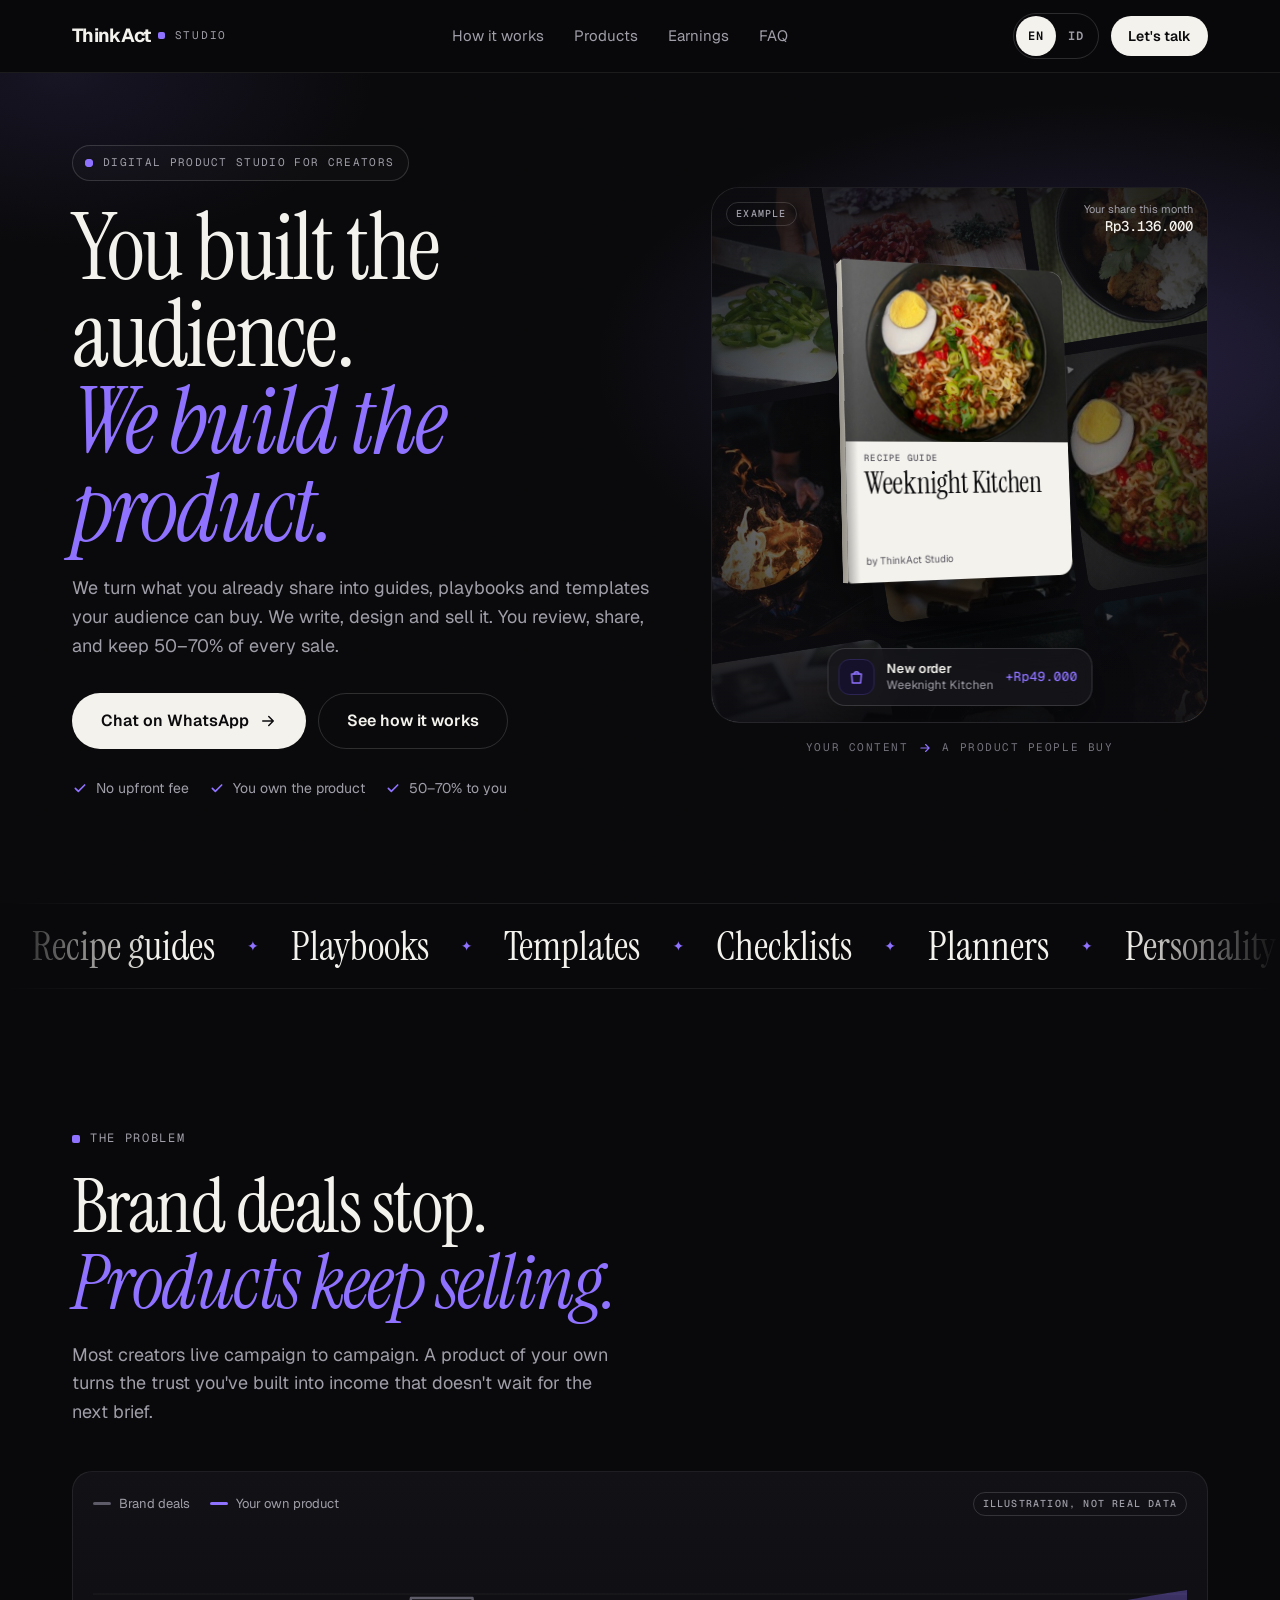
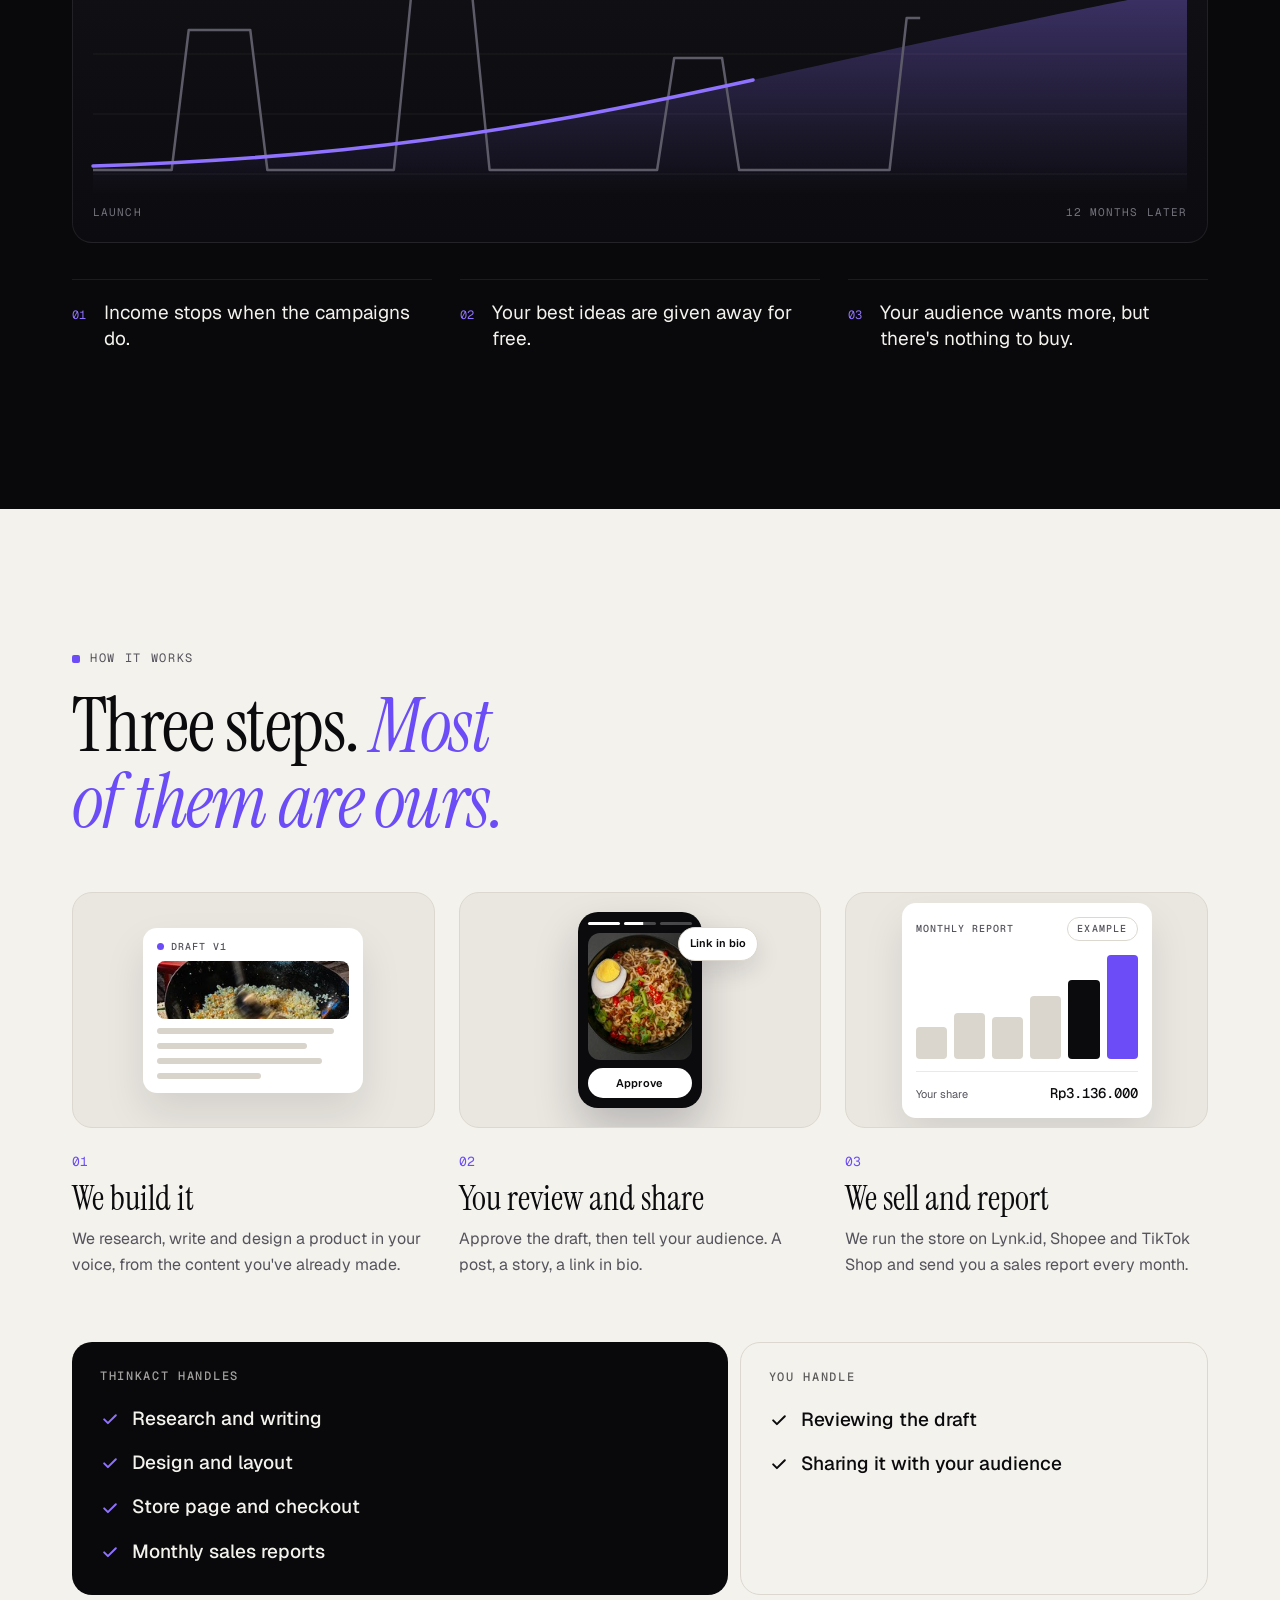
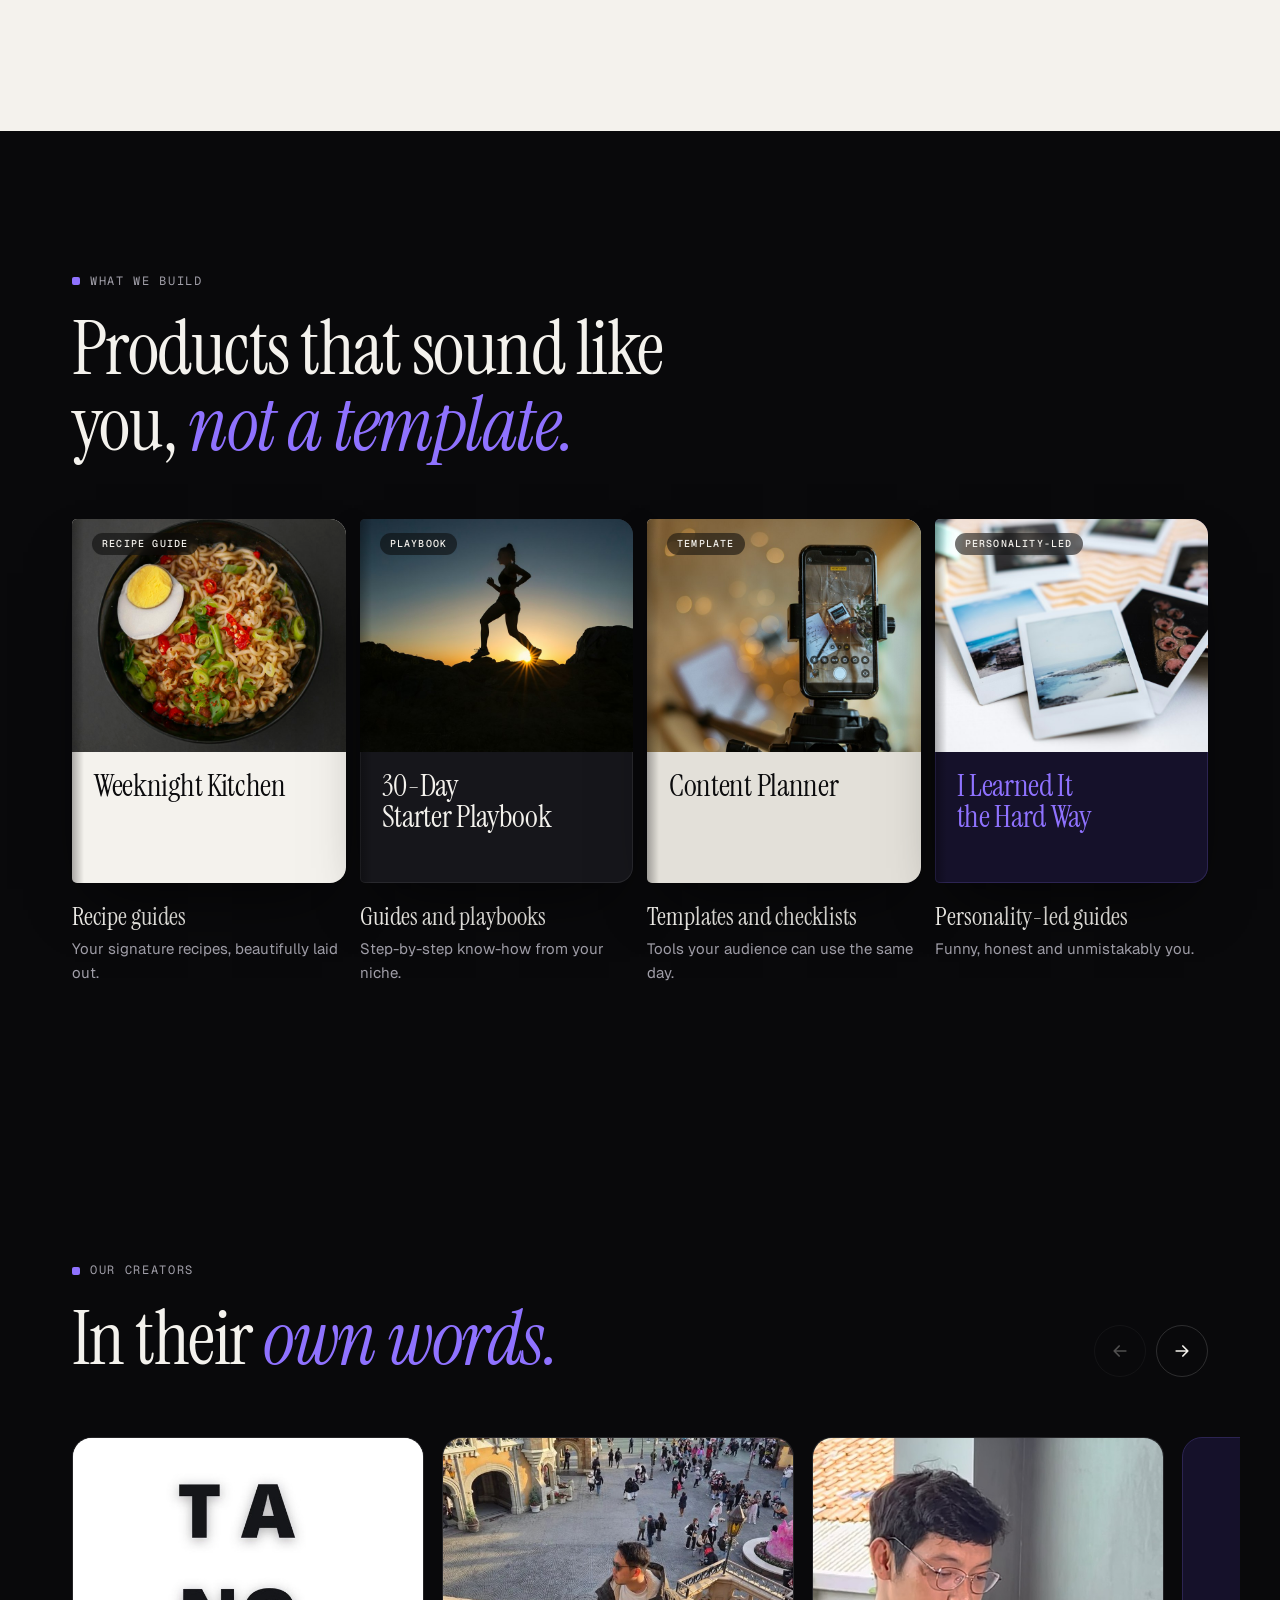
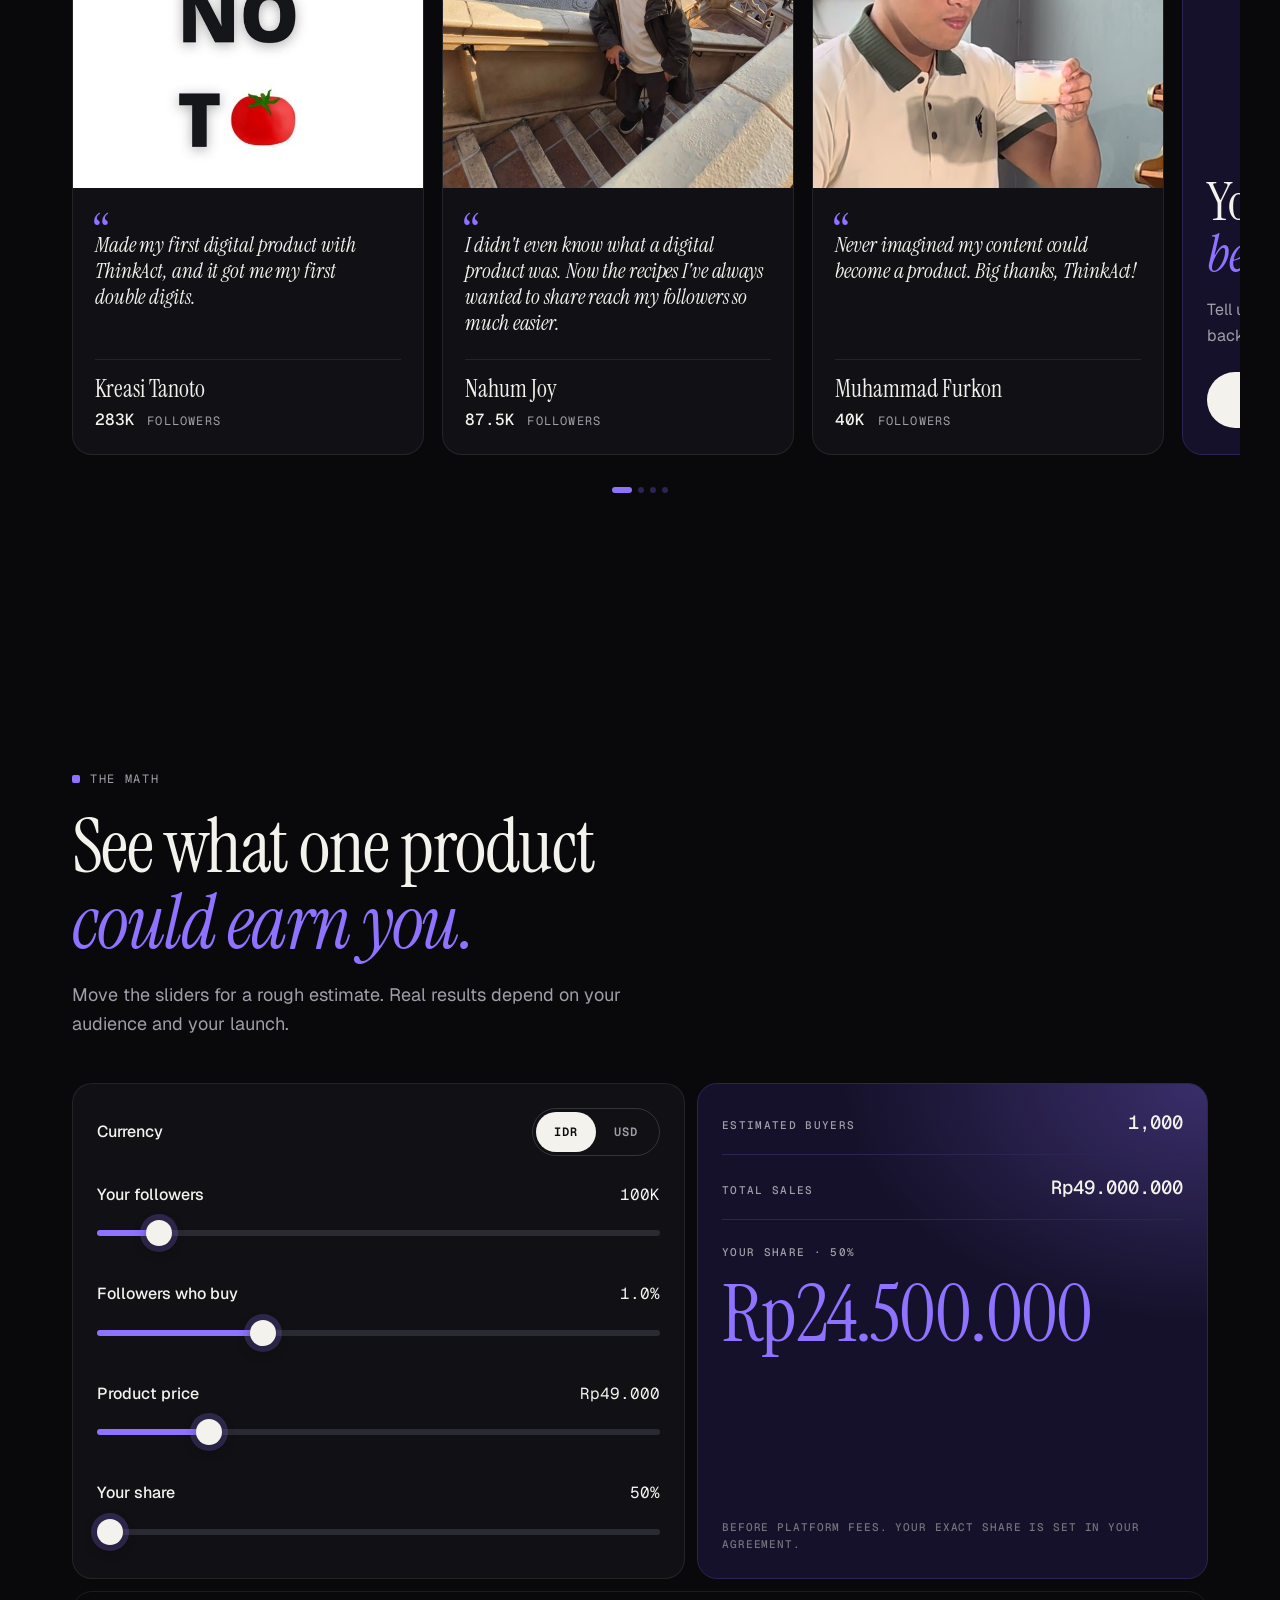
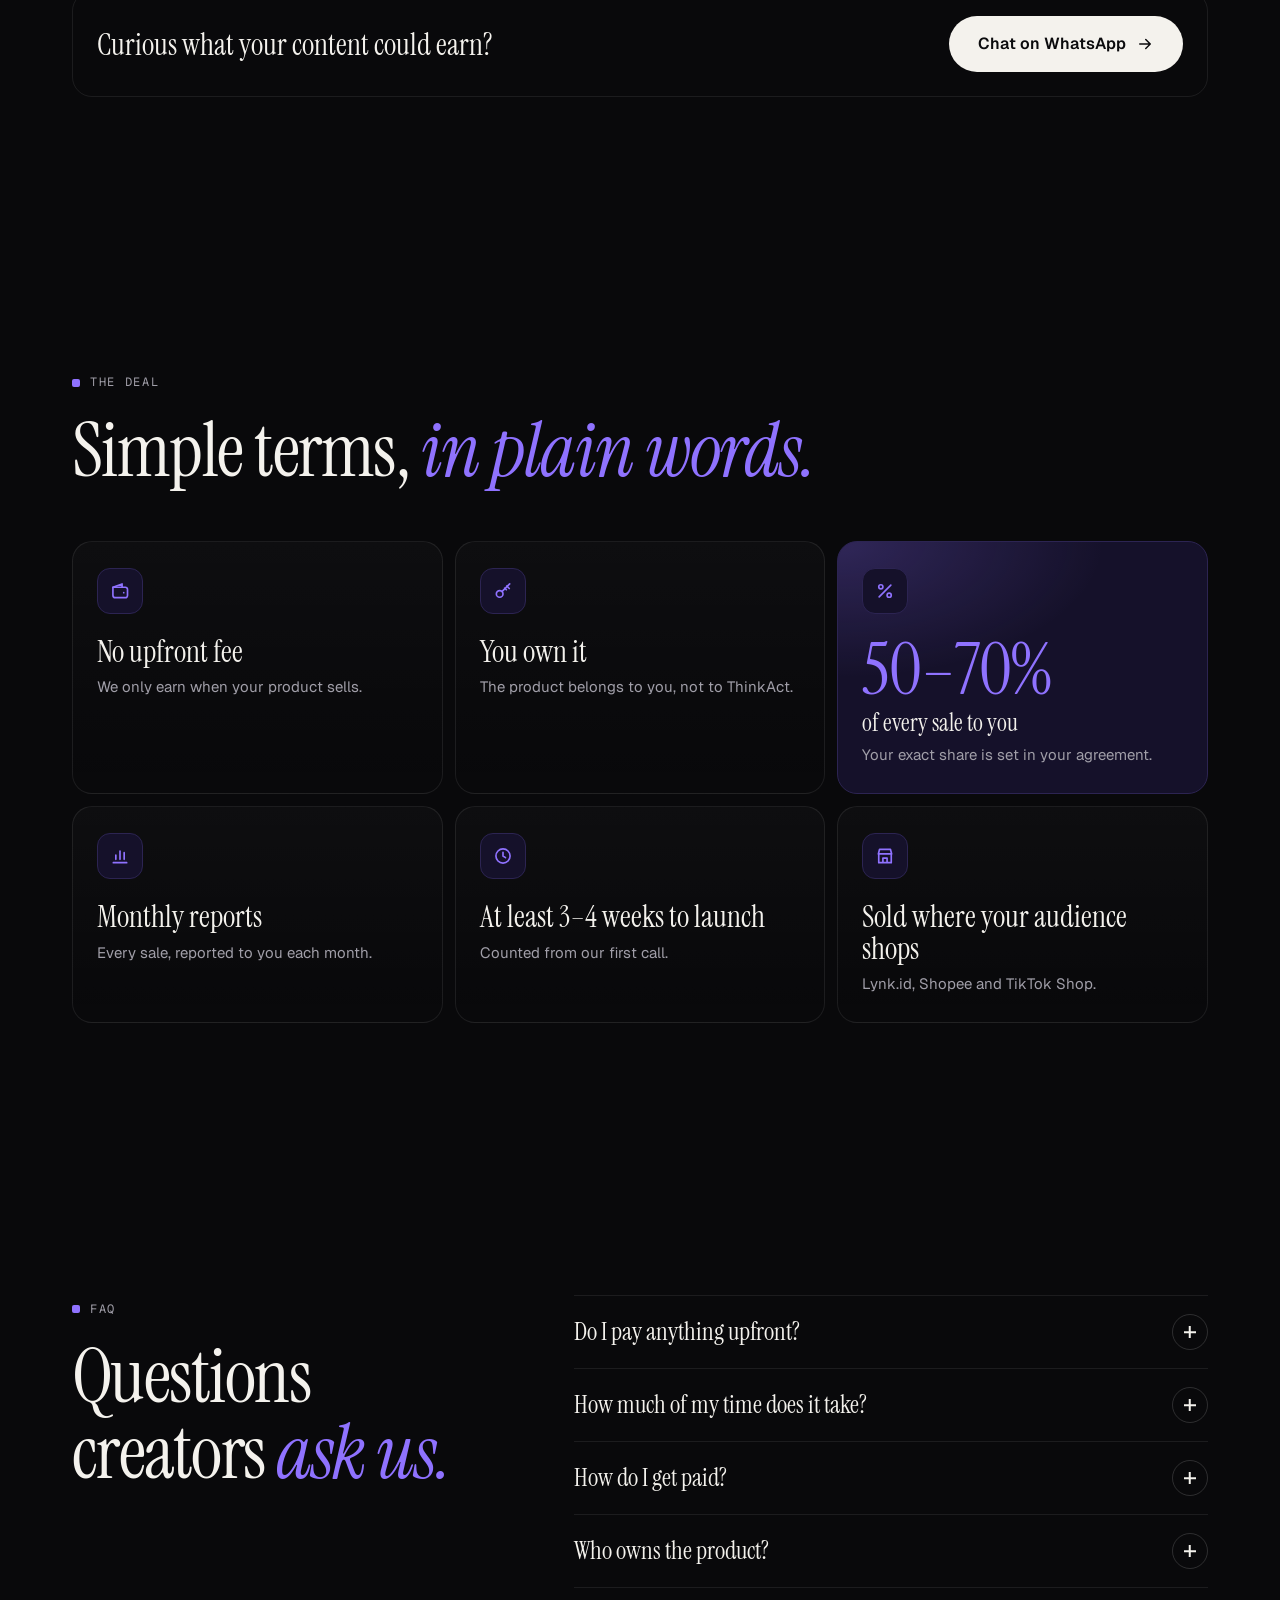
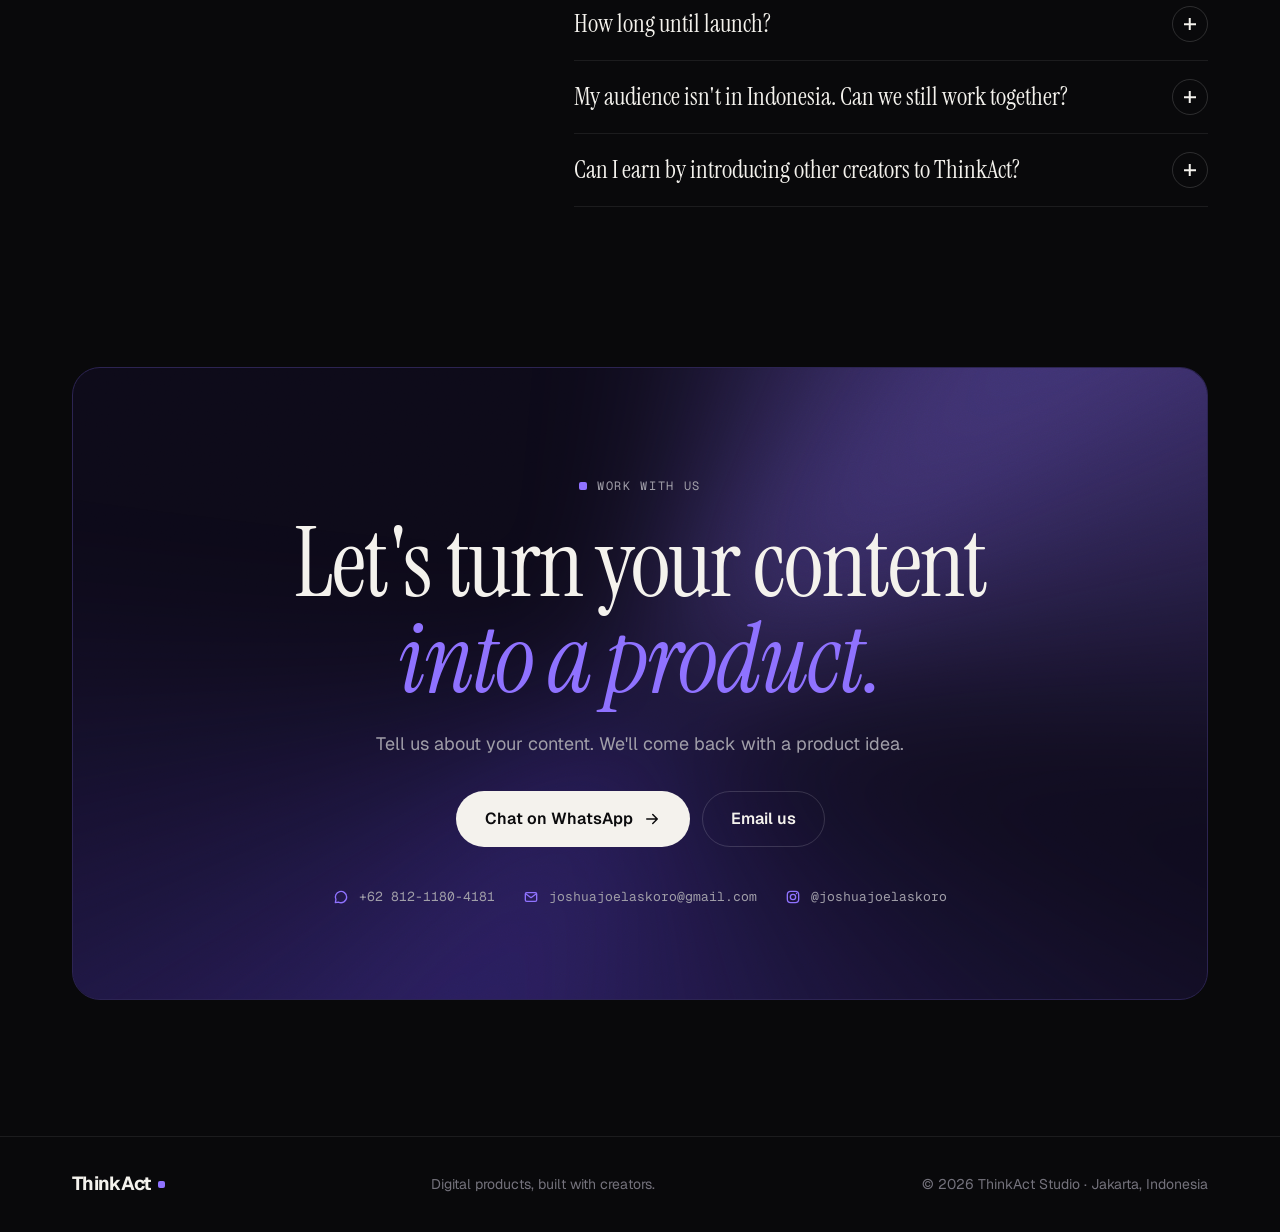
<file: index.html>
<!doctype html>
<html lang="en">
<head>
<meta charset="utf-8">
<meta name="viewport" content="width=device-width, initial-scale=1, viewport-fit=cover">
<title>ThinkAct Studio | Your content, turned into a product</title>
<meta name="description" content="ThinkAct Studio turns your content into digital products your audience can buy. We write, design and sell it. You keep 50–70% of every sale.">
<meta name="theme-color" content="#09090B">
<meta property="og:title" content="ThinkAct Studio | Your content, turned into a product">
<meta property="og:description" content="We write, design and sell a product made from your content. You review, share, and keep 50–70% of every sale.">
<meta property="og:type" content="website">
<meta property="og:url" content="https://thinkact-website.vercel.app/">
<meta property="og:image" content="https://thinkact-website.vercel.app/img/weeknight-kitchen.jpg">
<meta name="twitter:card" content="summary_large_image">
<link rel="icon" href="data:image/svg+xml,%3Csvg xmlns='http://www.w3.org/2000/svg' viewBox='0 0 32 32'%3E%3Crect width='32' height='32' rx='8' fill='%2309090B'/%3E%3Crect x='12' y='12' width='8' height='8' rx='2' fill='%238F72FF'/%3E%3C/svg%3E">
<link rel="preconnect" href="https://fonts.googleapis.com">
<link rel="preconnect" href="https://fonts.gstatic.com" crossorigin>
<link href="https://fonts.googleapis.com/css2?family=Geist:wght@300..700&amp;family=Geist+Mono:wght@400..600&amp;family=Instrument+Serif:ital@0;1&amp;display=swap" rel="stylesheet">
<link rel="stylesheet" href="styles.css">
<script>
// Content is only hidden for animations while JS runs; if script.js never starts, show everything.
document.documentElement.classList.add('js');
setTimeout(function () { if (!window.__ta2) document.documentElement.classList.remove('js'); }, 2500);
</script>
<script src="copy-id.js" defer></script>
<script src="script.js" defer></script>
</head>
<body>

<svg width="0" height="0" style="position:absolute" aria-hidden="true">
  <symbol id="i-arrow" viewBox="0 0 24 24"><path d="M5 12h14M13 6l6 6-6 6"/></symbol>
  <symbol id="i-check" viewBox="0 0 24 24"><path d="M5 12.5l4.5 4.5L19 7.5"/></symbol>
  <symbol id="i-bag" viewBox="0 0 24 24"><path d="M5.5 8h13l-1 12h-11z"/><path d="M9 8a3 3 0 0 1 6 0"/></symbol>
  <symbol id="i-chat" viewBox="0 0 24 24"><path d="M20.5 12a8.5 8.5 0 0 1-12.3 7.6L3.5 20.5l.9-4.5A8.5 8.5 0 1 1 20.5 12z"/></symbol>
  <symbol id="i-wallet" viewBox="0 0 24 24"><path d="M3.5 7.5h15a2.5 2.5 0 0 1 2.5 2.5v7.5a2.5 2.5 0 0 1-2.5 2.5h-12a3 3 0 0 1-3-3z"/><path d="M3.5 7.5l11-4v4"/><path d="M16.5 14h.01"/></symbol>
  <symbol id="i-key" viewBox="0 0 24 24"><circle cx="8" cy="15.5" r="4"/><path d="M11 12.5l9-9M16.5 6l3 3M14 8.5l2 2"/></symbol>
  <symbol id="i-percent" viewBox="0 0 24 24"><path d="M19 5L5 19"/><circle cx="7" cy="7" r="2.5"/><circle cx="17" cy="17" r="2.5"/></symbol>
  <symbol id="i-report" viewBox="0 0 24 24"><path d="M4 20h16M7 16v-5M12 16V6M17 16v-8"/></symbol>
  <symbol id="i-clock" viewBox="0 0 24 24"><circle cx="12" cy="12" r="8.5"/><path d="M12 7.5V12l3 2"/></symbol>
  <symbol id="i-store" viewBox="0 0 24 24"><path d="M4 9.5L5.5 4h13L20 9.5M4.5 9.5h15V20h-15zM9.5 20v-5.5h5V20"/></symbol>
  <symbol id="i-mail" viewBox="0 0 24 24"><rect x="3.5" y="5.5" width="17" height="13" rx="2"/><path d="M4 7l8 6 8-6"/></symbol>
  <symbol id="i-insta" viewBox="0 0 24 24"><rect x="3.5" y="3.5" width="17" height="17" rx="5"/><circle cx="12" cy="12" r="4"/><path d="M17.3 6.7h.01"/></symbol>
  <symbol id="i-play" viewBox="0 0 24 24"><path d="M8 5.5v13l11-6.5z" fill="currentColor" stroke="none"/></symbol>
</svg>

<a class="skip" href="#main" data-i18n="skip">Skip to content</a>
<div class="progress" aria-hidden="true"><span></span></div>

<header class="header">
  <nav class="nav" aria-label="Main" data-i18n-aria="aria.nav">
    <a href="#top" class="logo" aria-label="ThinkAct Studio"><span class="logo-word">ThinkAct</span><span class="logo-dot"></span><span class="logo-studio">Studio</span></a>
    <div class="nav-links">
      <a href="#how" data-i18n="nav.how">How it works</a>
      <a href="#products" data-i18n="nav.products">Products</a>
      <a href="#earnings" data-i18n="nav.earnings">Earnings</a>
      <a href="#faq">FAQ</a>
    </div>
    <div class="nav-right">
      <div class="lang" role="group" aria-label="Language" data-i18n-aria="aria.lang">
        <button type="button" data-lang="en" aria-pressed="true">EN</button>
        <button type="button" data-lang="id" aria-pressed="false">ID</button>
      </div>
      <a class="btn btn-sm btn-light nav-cta" href="https://wa.me/6281211804181" target="_blank" rel="noopener" data-i18n="cta.talk">Let's talk</a>
      <button type="button" class="menu-btn" aria-expanded="false" aria-controls="menu" aria-label="Menu" data-i18n-aria="aria.menu"><span></span><span></span></button>
    </div>
  </nav>
  <div id="menu" class="menu" hidden>
    <a href="#how" data-i18n="nav.how">How it works</a>
    <a href="#products" data-i18n="nav.products">Products</a>
    <a href="#earnings" data-i18n="nav.earnings">Earnings</a>
    <a href="#faq">FAQ</a>
    <a class="btn btn-lg btn-light" href="https://wa.me/6281211804181" target="_blank" rel="noopener"><span data-i18n="cta.wa">Chat on WhatsApp</span><svg class="ic"><use href="#i-arrow"/></svg></a>
  </div>
</header>

<main id="main">

<!-- Hero -->
<section class="hero" id="top">
  <div class="hero-bg" aria-hidden="true"></div>
  <div class="container hero-grid">
    <div class="hero-copy">
      <p class="pill reveal"><span class="pulse"></span><span data-i18n="hero.eyebrow">Digital product studio for creators</span></p>
      <h1 class="display reveal" style="--delay:80ms"><span data-i18n="hero.t1">You built the audience.</span> <em data-i18n="hero.t2">We build the product.</em></h1>
      <p class="lead reveal" style="--delay:160ms" data-i18n="hero.lead">We turn what you already share into guides, playbooks and templates your audience can buy. We write, design and sell it. You review, share, and keep 50&#8288;–&#8288;70% of every sale.</p>
      <div class="actions reveal" style="--delay:240ms">
        <a class="btn btn-lg btn-light" href="https://wa.me/6281211804181" target="_blank" rel="noopener"><span data-i18n="cta.wa">Chat on WhatsApp</span><svg class="ic"><use href="#i-arrow"/></svg></a>
        <a class="btn btn-lg btn-ghost" href="#how" data-i18n="hero.secondary">See how it works</a>
      </div>
      <ul class="chips reveal" style="--delay:320ms">
        <li><svg class="ic"><use href="#i-check"/></svg><span data-i18n="chip.fee">No upfront fee</span></li>
        <li><svg class="ic"><use href="#i-check"/></svg><span data-i18n="chip.own">You own the product</span></li>
        <li><svg class="ic"><use href="#i-check"/></svg><span data-i18n="chip.share">50–70% to you</span></li>
      </ul>
    </div>

    <div class="hero-visual reveal" style="--delay:200ms" aria-hidden="true">
      <div class="stage" data-anim>
        <div class="feed">
          <div class="feed-col">
            <div class="tile"><img src="img/thumb-chillies.jpg" alt=""><svg class="tile-play"><use href="#i-play"/></svg></div>
            <div class="tile"><img src="img/thumb-wok-flame.jpg" alt=""><svg class="tile-play"><use href="#i-play"/></svg></div>
            <div class="tile"><img src="img/thumb-hard-way-guide.jpg" alt=""><svg class="tile-play"><use href="#i-play"/></svg></div>
            <div class="tile"><img src="img/thumb-fried-rice.jpg" alt=""><svg class="tile-play"><use href="#i-play"/></svg></div>
          </div>
          <div class="feed-col">
            <div class="tile"><img src="img/thumb-shallots.jpg" alt=""><svg class="tile-play"><use href="#i-play"/></svg></div>
            <div class="tile"><img src="img/thumb-content-planner.jpg" alt=""><svg class="tile-play"><use href="#i-play"/></svg></div>
            <div class="tile"><img src="img/thumb-fried-egg.jpg" alt=""><svg class="tile-play"><use href="#i-play"/></svg></div>
            <div class="tile"><img src="img/thumb-starter-playbook.jpg" alt=""><svg class="tile-play"><use href="#i-play"/></svg></div>
          </div>
          <div class="feed-col">
            <div class="tile"><img src="img/thumb-rice-bowl.jpg" alt=""><svg class="tile-play"><use href="#i-play"/></svg></div>
            <div class="tile"><img src="img/thumb-weeknight-kitchen.jpg" alt=""><svg class="tile-play"><use href="#i-play"/></svg></div>
            <div class="tile"><img src="img/thumb-wok-flame.jpg" alt=""><svg class="tile-play"><use href="#i-play"/></svg></div>
            <div class="tile"><img src="img/thumb-chillies.jpg" alt=""><svg class="tile-play"><use href="#i-play"/></svg></div>
          </div>
        </div>
        <div class="stage-shade"></div>

        <div class="stage-meta">
          <span class="tag" data-i18n="example">Example</span>
          <span class="month"><span data-i18n="toast.month">Your share this month</span><b class="month-amt">Rp3.136.000</b></span>
        </div>

        <div class="book-wrap">
          <div class="book-tilt">
            <div class="book">
              <div class="book-spine"></div>
              <div class="book-cover">
                <div class="book-photo"><img src="img/cover-kitchen-480.jpg" alt=""></div>
                <div class="book-body">
                  <span class="book-tag" data-i18n="product.recipeTag">Recipe guide</span>
                  <span class="book-title" data-i18n="product.kitchen">Weeknight Kitchen</span>
                  <span class="book-by" data-i18n="product.by">by ThinkAct Studio</span>
                </div>
              </div>
            </div>
          </div>
          <div class="book-shadow"></div>
        </div>

        <div class="toast">
          <span class="toast-icon"><svg class="ic"><use href="#i-bag"/></svg></span>
          <span class="toast-text"><b data-i18n="toast.order">New order</b><span class="toast-item">Weeknight Kitchen</span></span>
          <span class="toast-amt">+Rp49.000</span>
        </div>
      </div>
      <p class="stage-caption"><span data-i18n="stage.from">Your content</span><svg class="ic"><use href="#i-arrow"/></svg><span data-i18n="stage.to">a product people buy</span></p>
    </div>
  </div>
</section>

<!-- Product types strip -->
<div class="marquee" aria-hidden="true">
  <div class="marquee-track">
    <span data-i18n="kind.recipe">Recipe guides</span><i>✦</i>
    <span data-i18n="kind.playbook">Playbooks</span><i>✦</i>
    <span data-i18n="kind.template">Templates</span><i>✦</i>
    <span data-i18n="kind.checklist">Checklists</span><i>✦</i>
    <span data-i18n="kind.planner">Planners</span><i>✦</i>
    <span data-i18n="kind.personal">Personality-led guides</span><i>✦</i>
  </div>
</div>

<!-- Problem -->
<section class="section" id="why">
  <div class="container">
    <div class="section-head">
      <p class="eyebrow reveal" data-i18n="why.eyebrow">The problem</p>
      <h2 class="h2 reveal"><span data-i18n="why.t1">Brand deals stop.</span> <em data-i18n="why.t2">Products keep selling.</em></h2>
      <p class="lead reveal" data-i18n="why.lead">Most creators live campaign to campaign. A product of your own turns the trust you've built into income that doesn't wait for the next brief.</p>
    </div>

    <figure class="chart-card reveal">
      <div class="chart-head">
        <span class="legend"><i class="lg-a"></i><span data-i18n="chart.deals">Brand deals</span></span>
        <span class="legend"><i class="lg-b"></i><span data-i18n="chart.product">Your own product</span></span>
        <span class="tag" data-i18n="chart.note">Illustration, not real data</span>
      </div>
      <svg class="chart" viewBox="0 0 640 260" preserveAspectRatio="none" aria-hidden="true">
        <defs>
          <linearGradient id="gradB" x1="0" y1="0" x2="0" y2="1">
            <stop offset="0" stop-color="#8F72FF" stop-opacity=".35"/>
            <stop offset="1" stop-color="#8F72FF" stop-opacity="0"/>
          </linearGradient>
        </defs>
        <g class="grid"><line x1="0" y1="60" x2="640" y2="60"/><line x1="0" y1="120" x2="640" y2="120"/><line x1="0" y1="180" x2="640" y2="180"/><line x1="0" y1="240" x2="640" y2="240"/></g>
        <path class="area-b" d="M0,232 C110,226 190,210 270,186 S430,128 520,96 S610,64 640,56 L640,260 L0,260 Z"/>
        <path class="line-a" pathLength="1" d="M0,236 L46,236 L56,96 L92,96 L102,236 L176,236 L186,64 L222,64 L232,236 L330,236 L340,124 L368,124 L378,236 L466,236 L476,84 L506,84 L516,236 L640,236"/>
        <path class="line-b" pathLength="1" d="M0,232 C110,226 190,210 270,186 S430,128 520,96 S610,64 640,56"/>
      </svg>
      <figcaption class="chart-foot"><span data-i18n="chart.start">Launch</span><span data-i18n="chart.end">12 months later</span></figcaption>
    </figure>

    <ol class="pains">
      <li class="reveal"><span class="n">01</span><span data-i18n="why.p1">Income stops when the campaigns do.</span></li>
      <li class="reveal" style="--delay:80ms"><span class="n">02</span><span data-i18n="why.p2">Your best ideas are given away for free.</span></li>
      <li class="reveal" style="--delay:160ms"><span class="n">03</span><span data-i18n="why.p3">Your audience wants more, but there's nothing to buy.</span></li>
    </ol>
  </div>
</section>

<!-- How it works -->
<section class="section light" id="how">
  <div class="container">
    <div class="section-head">
      <p class="eyebrow reveal" data-i18n="how.eyebrow">How it works</p>
      <h2 class="h2 reveal"><span data-i18n="how.t1">Three steps.</span> <em data-i18n="how.t2">Most of them are ours.</em></h2>
    </div>

    <ol class="steps">
      <li class="step reveal">
        <div class="step-art" data-anim aria-hidden="true">
          <div class="doc">
            <div class="doc-top"><span class="doc-dot"></span><span data-i18n="art.draft">Draft v1</span></div>
            <div class="doc-cover"><img src="img/thumb-fried-rice.jpg" alt=""></div>
            <span class="doc-line" style="--w:92%;--d:0s"></span>
            <span class="doc-line" style="--w:78%;--d:.35s"></span>
            <span class="doc-line" style="--w:86%;--d:.7s"></span>
            <span class="doc-line" style="--w:54%;--d:1.05s"></span>
          </div>
        </div>
        <span class="step-num">01</span>
        <h3 data-i18n="how.s1t">We build it</h3>
        <p data-i18n="how.s1p">We research, write and design a product in your voice, from the content you've already made.</p>
      </li>
      <li class="step reveal" style="--delay:100ms">
        <div class="step-art" data-anim aria-hidden="true">
          <div class="story">
            <div class="story-bars"><i></i><i></i><i></i></div>
            <div class="story-card"><img src="img/thumb-weeknight-kitchen.jpg" alt=""></div>
            <div class="story-btn">
              <span class="sb-approve" data-i18n="art.approve">Approve</span>
              <span class="sb-approved"><svg class="ic"><use href="#i-check"/></svg><span data-i18n="art.approved">Approved</span></span>
            </div>
            <span class="tap"></span>
          </div>
          <span class="story-link" data-i18n="art.link">Link in bio</span>
        </div>
        <span class="step-num">02</span>
        <h3 data-i18n="how.s2t">You review and share</h3>
        <p data-i18n="how.s2p">Approve the draft, then tell your audience. A post, a story, a link in bio.</p>
      </li>
      <li class="step reveal" style="--delay:200ms">
        <div class="step-art" data-anim aria-hidden="true">
          <div class="report">
            <div class="report-head"><span data-i18n="art.report">Monthly report</span><span class="tag tag-light" data-i18n="example">Example</span></div>
            <div class="bars">
              <i style="--h:30%;--d:0s"></i><i style="--h:44%;--d:.12s"></i><i style="--h:40%;--d:.24s"></i><i style="--h:60%;--d:.36s"></i><i style="--h:76%;--d:.48s"></i><i style="--h:100%;--d:.6s"></i>
            </div>
            <div class="report-foot"><span data-i18n="art.share">Your share</span><b>Rp3.136.000</b></div>
          </div>
        </div>
        <span class="step-num">03</span>
        <h3 data-i18n="how.s3t">We sell and report</h3>
        <p data-i18n="how.s3p">We run the store on Lynk.id, Shopee and TikTok Shop and send you a sales report every month.</p>
      </li>
    </ol>

    <div class="split reveal">
      <div class="split-card split-dark">
        <h3 data-i18n="split.ours">ThinkAct handles</h3>
        <ul>
          <li><svg class="ic"><use href="#i-check"/></svg><span data-i18n="split.o1">Research and writing</span></li>
          <li><svg class="ic"><use href="#i-check"/></svg><span data-i18n="split.o2">Design and layout</span></li>
          <li><svg class="ic"><use href="#i-check"/></svg><span data-i18n="split.o3">Store page and checkout</span></li>
          <li><svg class="ic"><use href="#i-check"/></svg><span data-i18n="split.o4">Monthly sales reports</span></li>
        </ul>
      </div>
      <div class="split-card split-line">
        <h3 data-i18n="split.yours">You handle</h3>
        <ul>
          <li><svg class="ic"><use href="#i-check"/></svg><span data-i18n="split.y1">Reviewing the draft</span></li>
          <li><svg class="ic"><use href="#i-check"/></svg><span data-i18n="split.y2">Sharing it with your audience</span></li>
        </ul>
      </div>
    </div>
  </div>
</section>

<!-- Products -->
<section class="section" id="products">
  <div class="container">
    <div class="section-head">
      <p class="eyebrow reveal" data-i18n="products.eyebrow">What we build</p>
      <h2 class="h2 reveal"><span data-i18n="products.t1">Products that sound like you,</span> <em data-i18n="products.t2">not a template.</em></h2>
    </div>
    <div class="shelf reveal" tabindex="0" role="region" aria-label="Example products" data-i18n-aria="aria.shelf">
      <article class="product">
        <div class="cover cover-paper">
          <div class="cover-photo"><img src="img/weeknight-kitchen.jpg" alt="" loading="lazy"><span class="cover-tag" data-i18n="product.recipeTag">Recipe guide</span></div>
          <div class="cover-band"><h3 class="cover-title" data-i18n="product.kitchen">Weeknight Kitchen</h3></div>
        </div>
        <p class="product-kind" data-i18n="kind.recipe">Recipe guides</p>
        <p class="product-desc" data-i18n="products.d1">Your signature recipes, beautifully laid out.</p>
      </article>
      <article class="product">
        <div class="cover cover-ink">
          <div class="cover-photo"><img src="img/starter-playbook.jpg" alt="" loading="lazy"><span class="cover-tag" data-i18n="product.playbookTag">Playbook</span></div>
          <div class="cover-band"><h3 class="cover-title" data-i18n="product.playbook">30-Day Starter Playbook</h3></div>
        </div>
        <p class="product-kind" data-i18n="products.k2">Guides and playbooks</p>
        <p class="product-desc" data-i18n="products.d2">Step-by-step know-how from your niche.</p>
      </article>
      <article class="product">
        <div class="cover cover-stone">
          <div class="cover-photo"><img src="img/content-planner.jpg" alt="" loading="lazy"><span class="cover-tag" data-i18n="product.templateTag">Template</span></div>
          <div class="cover-band"><h3 class="cover-title" data-i18n="product.planner">Content Planner</h3></div>
        </div>
        <p class="product-kind" data-i18n="products.k3">Templates and checklists</p>
        <p class="product-desc" data-i18n="products.d3">Tools your audience can use the same day.</p>
      </article>
      <article class="product">
        <div class="cover cover-violet">
          <div class="cover-photo"><img src="img/hard-way-guide.jpg" alt="" loading="lazy"><span class="cover-tag" data-i18n="product.personalTag">Personality-led</span></div>
          <div class="cover-band"><h3 class="cover-title" data-i18n="product.hardway">I Learned It the Hard Way</h3></div>
        </div>
        <p class="product-kind" data-i18n="products.k4">Personality-led guides</p>
        <p class="product-desc" data-i18n="products.d4">Funny, honest and unmistakably you.</p>
      </article>
    </div>
    <p class="shelf-hint" aria-hidden="true"><span data-i18n="products.swipe">Swipe</span><svg class="ic"><use href="#i-arrow"/></svg></p>
  </div>
</section>

<!-- Our creators -->
<section class="section" id="creators">
  <div class="container">
    <div class="creators-head">
      <div class="section-head">
        <p class="eyebrow reveal" data-i18n="creators.eyebrow">Our creators</p>
        <h2 class="h2 reveal"><span data-i18n="creators.t1">In their</span> <em data-i18n="creators.t2">own words.</em></h2>
      </div>
      <div class="car-nav reveal">
        <button type="button" class="car-btn" data-car="-1" aria-label="Previous" data-i18n-aria="aria.prev"><svg class="ic ic-back"><use href="#i-arrow"/></svg></button>
        <button type="button" class="car-btn" data-car="1" aria-label="Next" data-i18n-aria="aria.next"><svg class="ic"><use href="#i-arrow"/></svg></button>
      </div>
    </div>
    <div class="car reveal" tabindex="0" role="region" aria-label="Our creators" data-i18n-aria="creators.eyebrow">
      <figure class="creator">
        <div class="creator-photo"><img class="creator-logo" src="img/creator-tanoto.jpg" alt="Kreasi Tanoto" loading="lazy"></div>
        <blockquote class="creator-quote"><p data-i18n="creators.q1">Made my first digital product with ThinkAct, and it got me my first double digits.</p></blockquote>
        <figcaption><span class="creator-name">Kreasi Tanoto</span><span class="creator-stat"><b data-followers="283000">283K</b> <span data-i18n="creators.followers">followers</span></span></figcaption>
      </figure>
      <figure class="creator">
        <div class="creator-photo"><img src="img/creator-nahum.jpg" alt="Nahum Joy" loading="lazy"></div>
        <blockquote class="creator-quote"><p data-i18n="creators.q2">I didn't even know what a digital product was. Now the recipes I've always wanted to share reach my followers so much easier.</p></blockquote>
        <figcaption><span class="creator-name">Nahum Joy</span><span class="creator-stat"><b data-followers="87500">87.5K</b> <span data-i18n="creators.followers">followers</span></span></figcaption>
      </figure>
      <figure class="creator">
        <div class="creator-photo"><img src="img/creator-furkon.jpg" alt="Muhammad Furkon" loading="lazy" style="object-position:50% 30%"></div>
        <blockquote class="creator-quote"><p data-i18n="creators.q3">Never imagined my content could become a product. Big thanks, ThinkAct!</p></blockquote>
        <figcaption><span class="creator-name">Muhammad Furkon</span><span class="creator-stat"><b data-followers="40000">40K</b> <span data-i18n="creators.followers">followers</span></span></figcaption>
      </figure>
      <div class="creator creator-invite">
        <h3><span data-i18n="creators.inviteT1">Your story</span> <em data-i18n="creators.inviteT2">could be next.</em></h3>
        <p data-i18n="final.lead">Tell us about your content. We'll come back with a product idea.</p>
        <a class="btn btn-lg btn-light" href="https://wa.me/6281211804181" target="_blank" rel="noopener"><span data-i18n="cta.wa">Chat on WhatsApp</span><svg class="ic"><use href="#i-arrow"/></svg></a>
      </div>
    </div>
    <div class="car-dots" aria-hidden="true"></div>
  </div>
</section>

<!-- Earnings -->
<section class="section" id="earnings">
  <div class="container">
    <div class="section-head">
      <p class="eyebrow reveal" data-i18n="earn.eyebrow">The math</p>
      <h2 class="h2 reveal"><span data-i18n="earn.t1">See what one product</span> <em data-i18n="earn.t2">could earn you.</em></h2>
      <p class="lead reveal" data-i18n="earn.lead">Move the sliders for a rough estimate. Real results depend on your audience and your launch.</p>
    </div>

    <div class="calc reveal">
      <div class="calc-inputs">
        <div class="cur">
          <span class="field-label" data-i18n="earn.currency">Currency</span>
          <div class="seg" role="group" aria-label="Currency" data-i18n-aria="earn.currency">
            <button type="button" data-cur="IDR" aria-pressed="true">IDR</button>
            <button type="button" data-cur="USD" aria-pressed="false">USD</button>
          </div>
        </div>
        <div class="field">
          <div class="field-top"><label for="f-followers" data-i18n="earn.followers">Your followers</label><output data-out="followers">100K</output></div>
          <input class="range" id="f-followers" type="range" min="10000" max="1000000" step="10000" value="100000">
        </div>
        <div class="field">
          <div class="field-top"><label for="f-conv" data-i18n="earn.conv">Followers who buy</label><output data-out="conv">1.0%</output></div>
          <input class="range" id="f-conv" type="range" min="2" max="30" step="1" value="10">
        </div>
        <div class="field">
          <div class="field-top"><label for="f-price" data-i18n="earn.price">Product price</label><output data-out="price">Rp49.000</output></div>
          <input class="range" id="f-price" type="range" min="15000" max="199000" step="1000" value="49000">
        </div>
        <div class="field">
          <div class="field-top"><label for="f-share" data-i18n="earn.share">Your share</label><output data-out="sharePick">50%</output></div>
          <input class="range" id="f-share" type="range" min="50" max="70" step="5" value="50">
        </div>
      </div>

      <div class="calc-result" aria-live="polite">
        <div class="res-row"><span data-i18n="earn.buyers">Estimated buyers</span><b data-out="buyers">1,000</b></div>
        <div class="res-row"><span data-i18n="earn.sales">Total sales</span><b data-out="sales">Rp49.000.000</b></div>
        <div class="res-main">
          <span><span data-i18n="earn.yours">Your share</span> · <span data-out="share">50%</span></span>
          <b data-out="yours">Rp24.500.000</b>
        </div>
        <p class="calc-note" data-i18n="earn.note">Before platform fees. Your exact share is set in your agreement.</p>
      </div>
    </div>

    <div class="inline-cta reveal">
      <p data-i18n="earn.cta">Curious what your content could earn?</p>
      <a class="btn btn-lg btn-light" href="https://wa.me/6281211804181" target="_blank" rel="noopener"><span data-i18n="cta.wa">Chat on WhatsApp</span><svg class="ic"><use href="#i-arrow"/></svg></a>
    </div>
  </div>
</section>

<!-- The deal -->
<section class="section deal" id="deal">
  <div class="container">
    <div class="section-head">
      <p class="eyebrow reveal" data-i18n="deal.eyebrow">The deal</p>
      <h2 class="h2 reveal"><span data-i18n="deal.t1">Simple terms,</span> <em data-i18n="deal.t2">in plain words.</em></h2>
    </div>
    <ul class="terms">
      <li class="term reveal">
        <span class="term-icon"><svg class="ic"><use href="#i-wallet"/></svg></span>
        <h3 data-i18n="deal.1t">No upfront fee</h3>
        <p data-i18n="deal.1p">We only earn when your product sells.</p>
      </li>
      <li class="term reveal" style="--delay:80ms">
        <span class="term-icon"><svg class="ic"><use href="#i-key"/></svg></span>
        <h3 data-i18n="deal.2t">You own it</h3>
        <p data-i18n="deal.2p">The product belongs to you, not to ThinkAct.</p>
      </li>
      <li class="term term-feature reveal" style="--delay:160ms">
        <span class="term-icon"><svg class="ic"><use href="#i-percent"/></svg></span>
        <h3><span class="big">50–70%</span><span data-i18n="deal.3t">of every sale to you</span></h3>
        <p data-i18n="deal.3p">Your exact share is set in your agreement.</p>
      </li>
      <li class="term reveal">
        <span class="term-icon"><svg class="ic"><use href="#i-report"/></svg></span>
        <h3 data-i18n="deal.4t">Monthly reports</h3>
        <p data-i18n="deal.4p">Every sale, reported to you each month.</p>
      </li>
      <li class="term reveal" style="--delay:80ms">
        <span class="term-icon"><svg class="ic"><use href="#i-clock"/></svg></span>
        <h3 data-i18n="deal.5t">At least 3–4 weeks to launch</h3>
        <p data-i18n="deal.5p">Counted from our first call.</p>
      </li>
      <li class="term reveal" style="--delay:160ms">
        <span class="term-icon"><svg class="ic"><use href="#i-store"/></svg></span>
        <h3 data-i18n="deal.6t">Sold where your audience shops</h3>
        <p data-i18n="deal.6p">Lynk.id, Shopee and TikTok Shop.</p>
      </li>
    </ul>
  </div>
</section>

<!-- FAQ -->
<section class="section" id="faq">
  <div class="container faq-grid">
    <div class="section-head">
      <p class="eyebrow reveal">FAQ</p>
      <h2 class="h2 reveal"><span data-i18n="faq.t1">Questions creators</span> <em data-i18n="faq.t2">ask us.</em></h2>
    </div>
    <div class="faq-list reveal">
      <details>
        <summary><span data-i18n="faq.q1">Do I pay anything upfront?</span><span class="plus" aria-hidden="true"></span></summary>
        <p data-i18n="faq.a1">No. We only earn when your product sells.</p>
      </details>
      <details>
        <summary><span data-i18n="faq.q2">How much of my time does it take?</span><span class="plus" aria-hidden="true"></span></summary>
        <p data-i18n="faq.a2">Very little. You review the draft and promote it. We do the rest.</p>
      </details>
      <details>
        <summary><span data-i18n="faq.q3">How do I get paid?</span><span class="plus" aria-hidden="true"></span></summary>
        <p data-i18n="faq.a3">We sell on Lynk.id, Shopee and TikTok Shop. You get a report of every sale each month.</p>
      </details>
      <details>
        <summary><span data-i18n="faq.q4">Who owns the product?</span><span class="plus" aria-hidden="true"></span></summary>
        <p data-i18n="faq.a4">You do. The product belongs to you, not to ThinkAct.</p>
      </details>
      <details>
        <summary><span data-i18n="faq.q5">How long until launch?</span><span class="plus" aria-hidden="true"></span></summary>
        <p data-i18n="faq.a5">At least 3–4 weeks from our first call.</p>
      </details>
      <details>
        <summary><span data-i18n="faq.q6">My audience isn't in Indonesia. Can we still work together?</span><span class="plus" aria-hidden="true"></span></summary>
        <p data-i18n="faq.a6">Yes. We work with creators worldwide and sell in USD.</p>
      </details>
      <details>
        <summary><span data-i18n="faq.q7">Can I earn by introducing other creators to ThinkAct?</span><span class="plus" aria-hidden="true"></span></summary>
        <p><span data-i18n="faq.a7">Yes. If you know a creator who should have their own product, you can earn a commission from ThinkAct's share when their product sells. It never comes out of the creator's share.</span> <a class="faq-link" href="/partner/" data-i18n="faq.a7link">See the partner program</a></p>
      </details>
    </div>
  </div>
</section>

<!-- Final call to action -->
<section class="final" id="contact">
  <div class="container">
    <div class="final-card reveal">
      <div class="final-glow" aria-hidden="true"></div>
      <p class="eyebrow eyebrow-center" data-i18n="final.eyebrow">Work with us</p>
      <h2 class="h2"><span data-i18n="final.t1">Let's turn your content</span> <em data-i18n="final.t2">into a product.</em></h2>
      <p class="lead" data-i18n="final.lead">Tell us about your content. We'll come back with a product idea.</p>
      <div class="actions actions-center">
        <a class="btn btn-lg btn-light" href="https://wa.me/6281211804181" target="_blank" rel="noopener"><span data-i18n="cta.wa">Chat on WhatsApp</span><svg class="ic"><use href="#i-arrow"/></svg></a>
        <a class="btn btn-lg btn-ghost" href="mailto:joshuajoelaskoro@gmail.com" data-i18n="cta.email">Email us</a>
      </div>
      <div class="contact-list">
        <a href="https://wa.me/6281211804181" target="_blank" rel="noopener"><svg class="ic"><use href="#i-chat"/></svg>+62 812-1180-4181</a>
        <a href="mailto:joshuajoelaskoro@gmail.com"><svg class="ic"><use href="#i-mail"/></svg>joshuajoelaskoro@gmail.com</a>
        <a href="https://instagram.com/joshuajoelaskoro" target="_blank" rel="noopener"><svg class="ic"><use href="#i-insta"/></svg>@joshuajoelaskoro</a>
      </div>
    </div>
  </div>
</section>

</main>

<footer class="footer">
  <div class="container footer-row">
    <a href="#top" class="logo"><span class="logo-word">ThinkAct</span><span class="logo-dot"></span></a>
    <span data-i18n="footer.tag">Digital products, built with creators.</span>
    <span>© 2026 ThinkAct Studio · Jakarta, Indonesia</span>
  </div>
</footer>

</body>
</html>
</file>
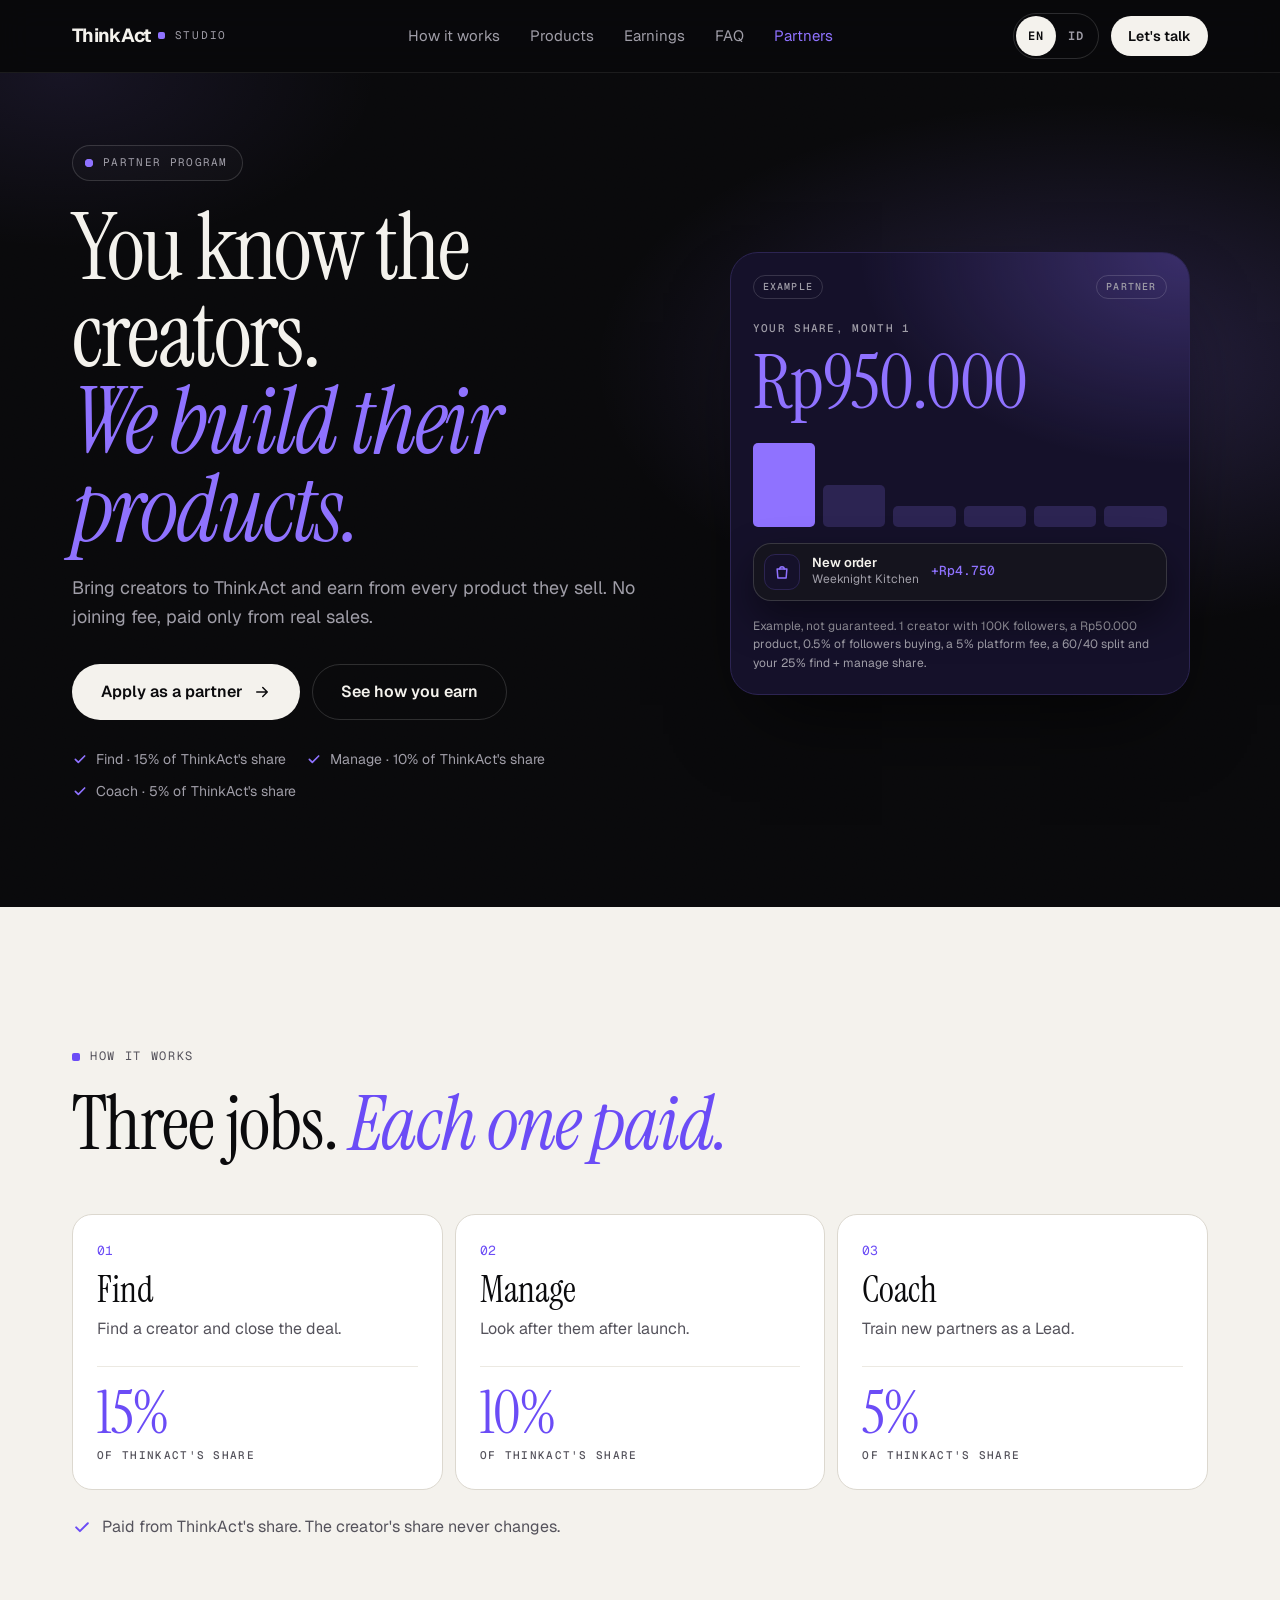
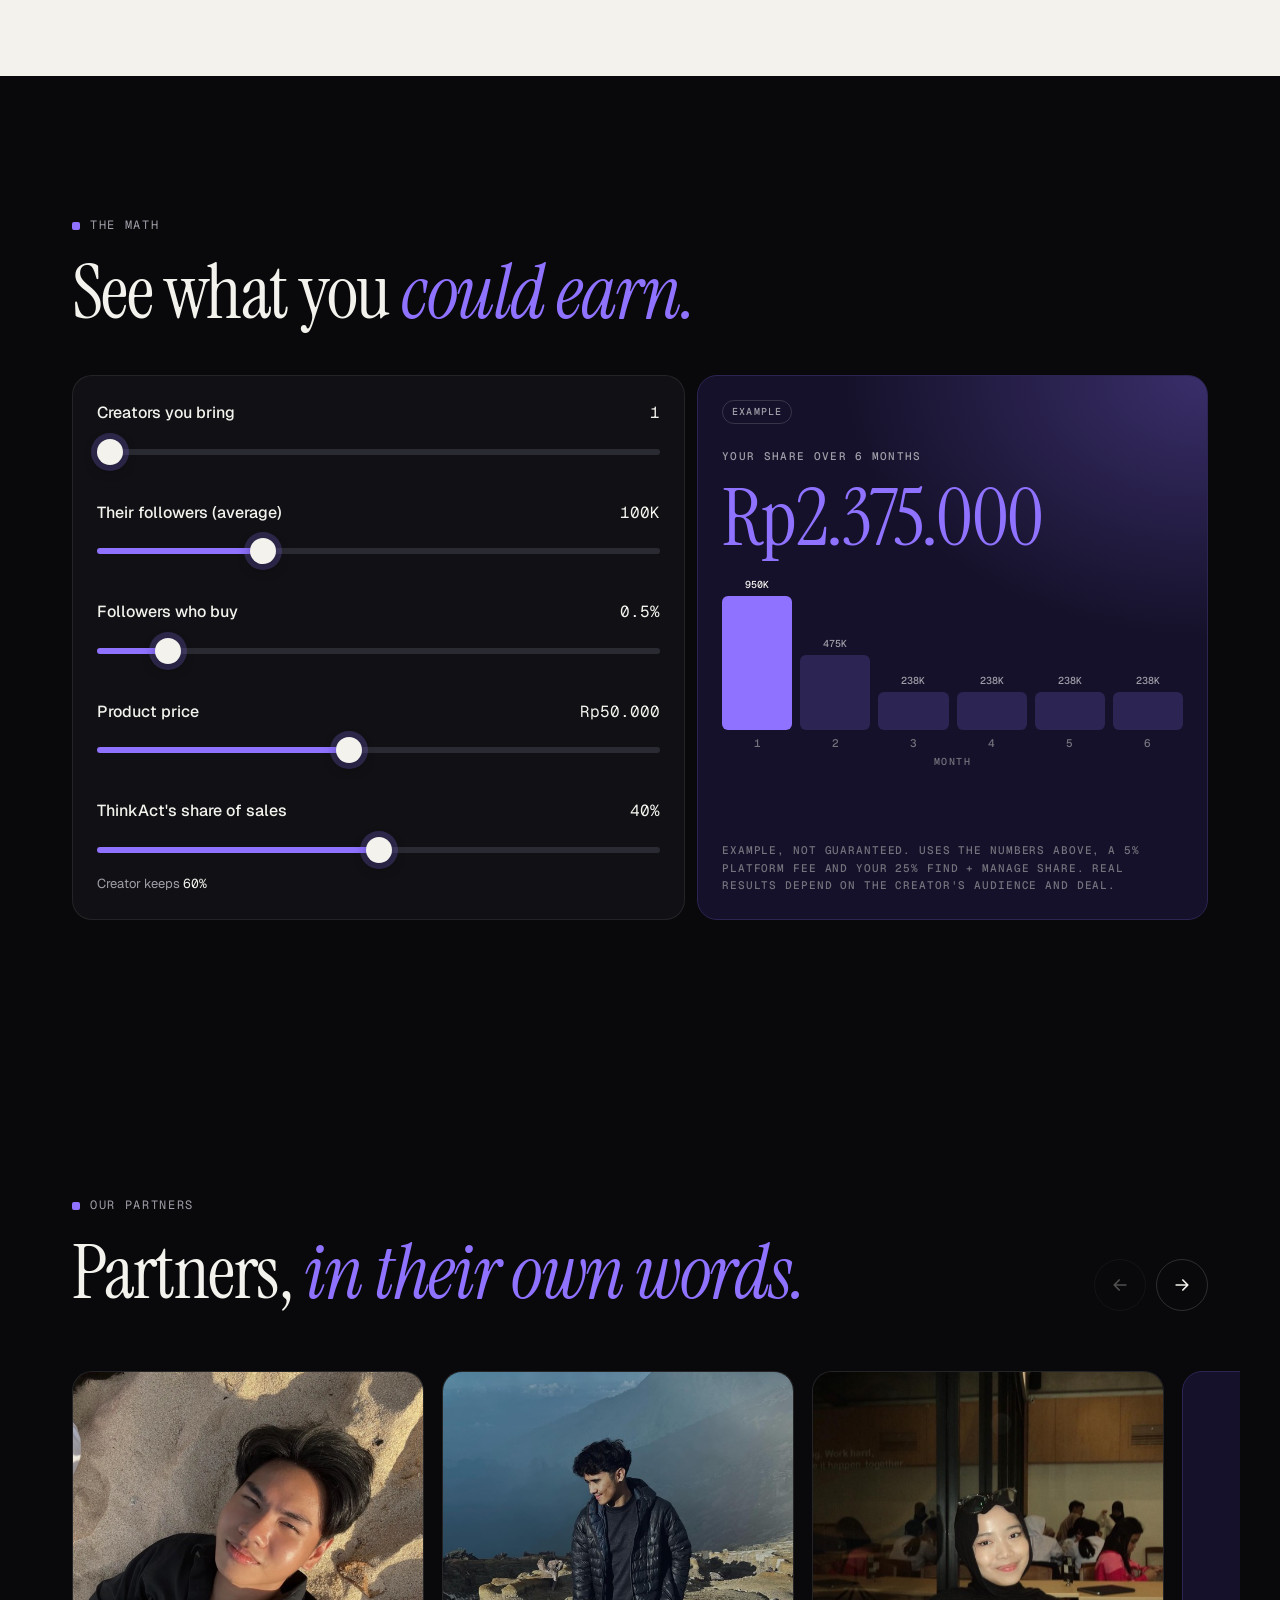
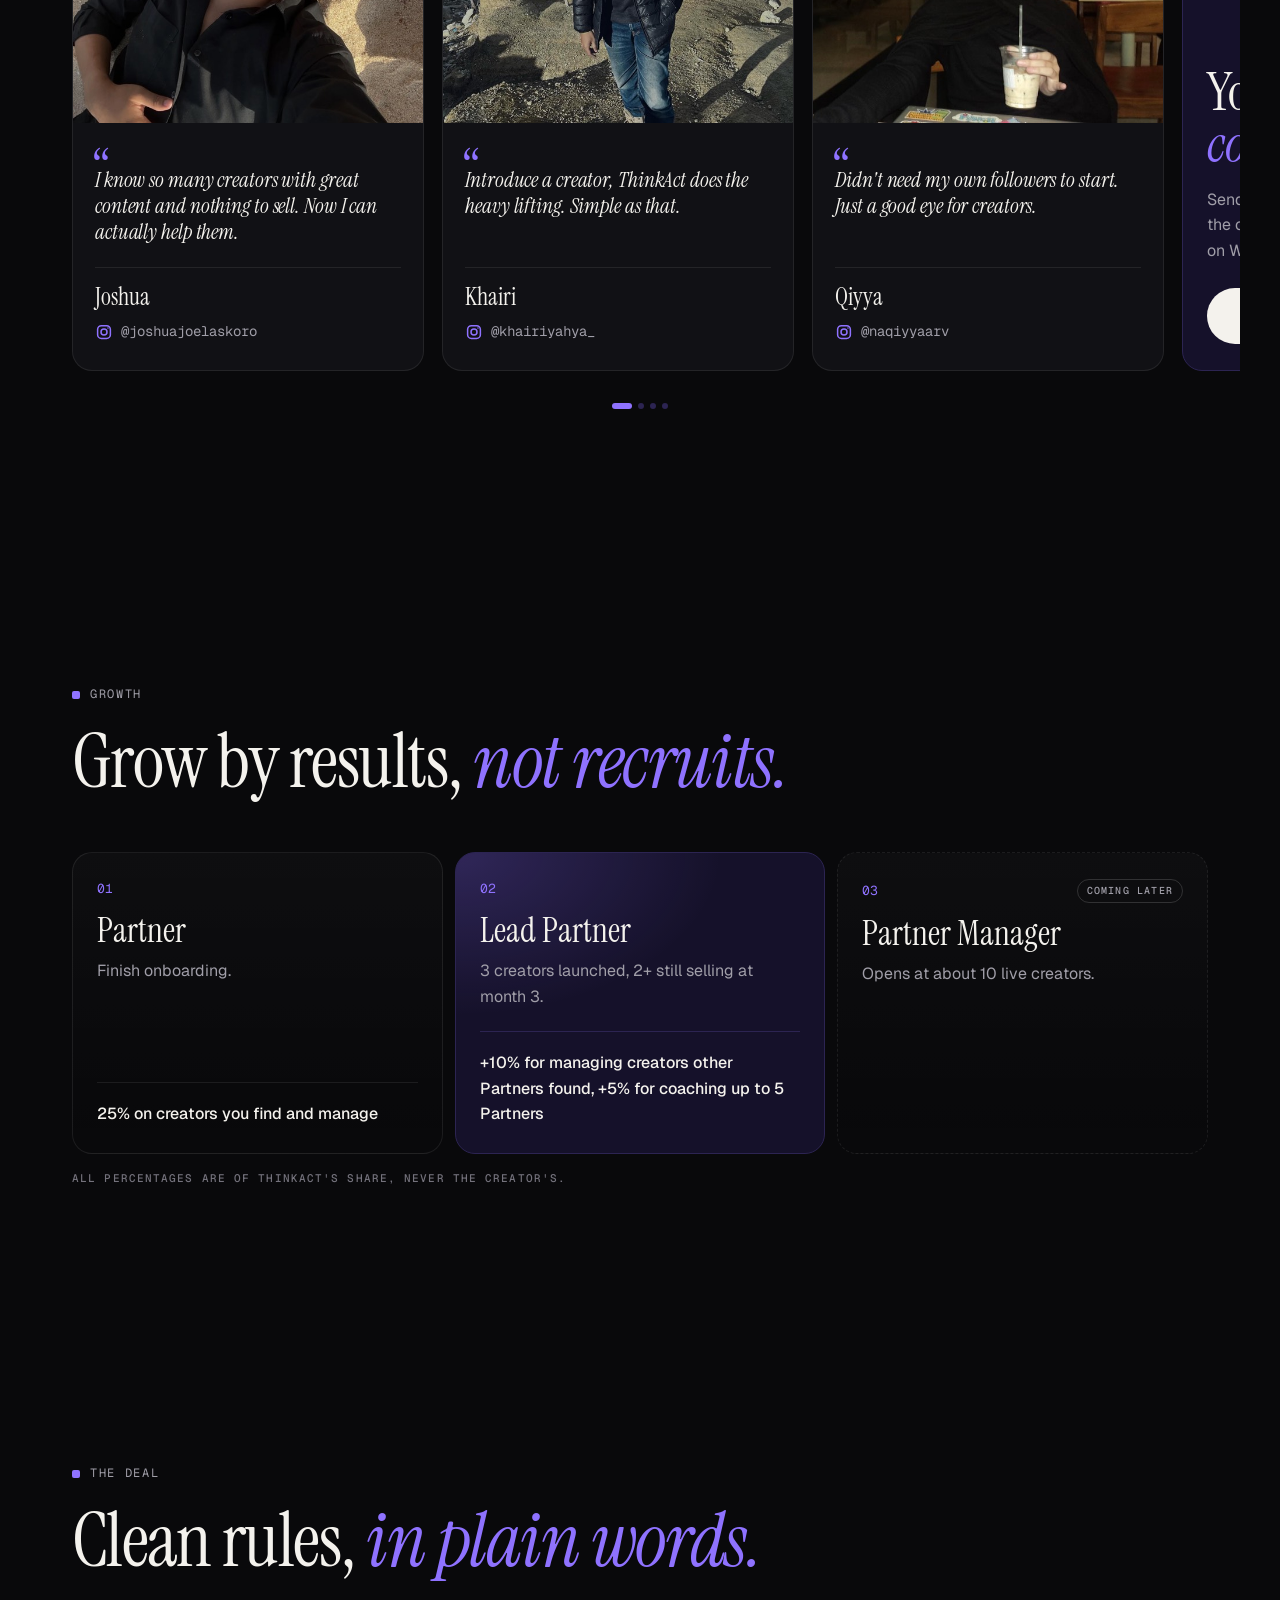
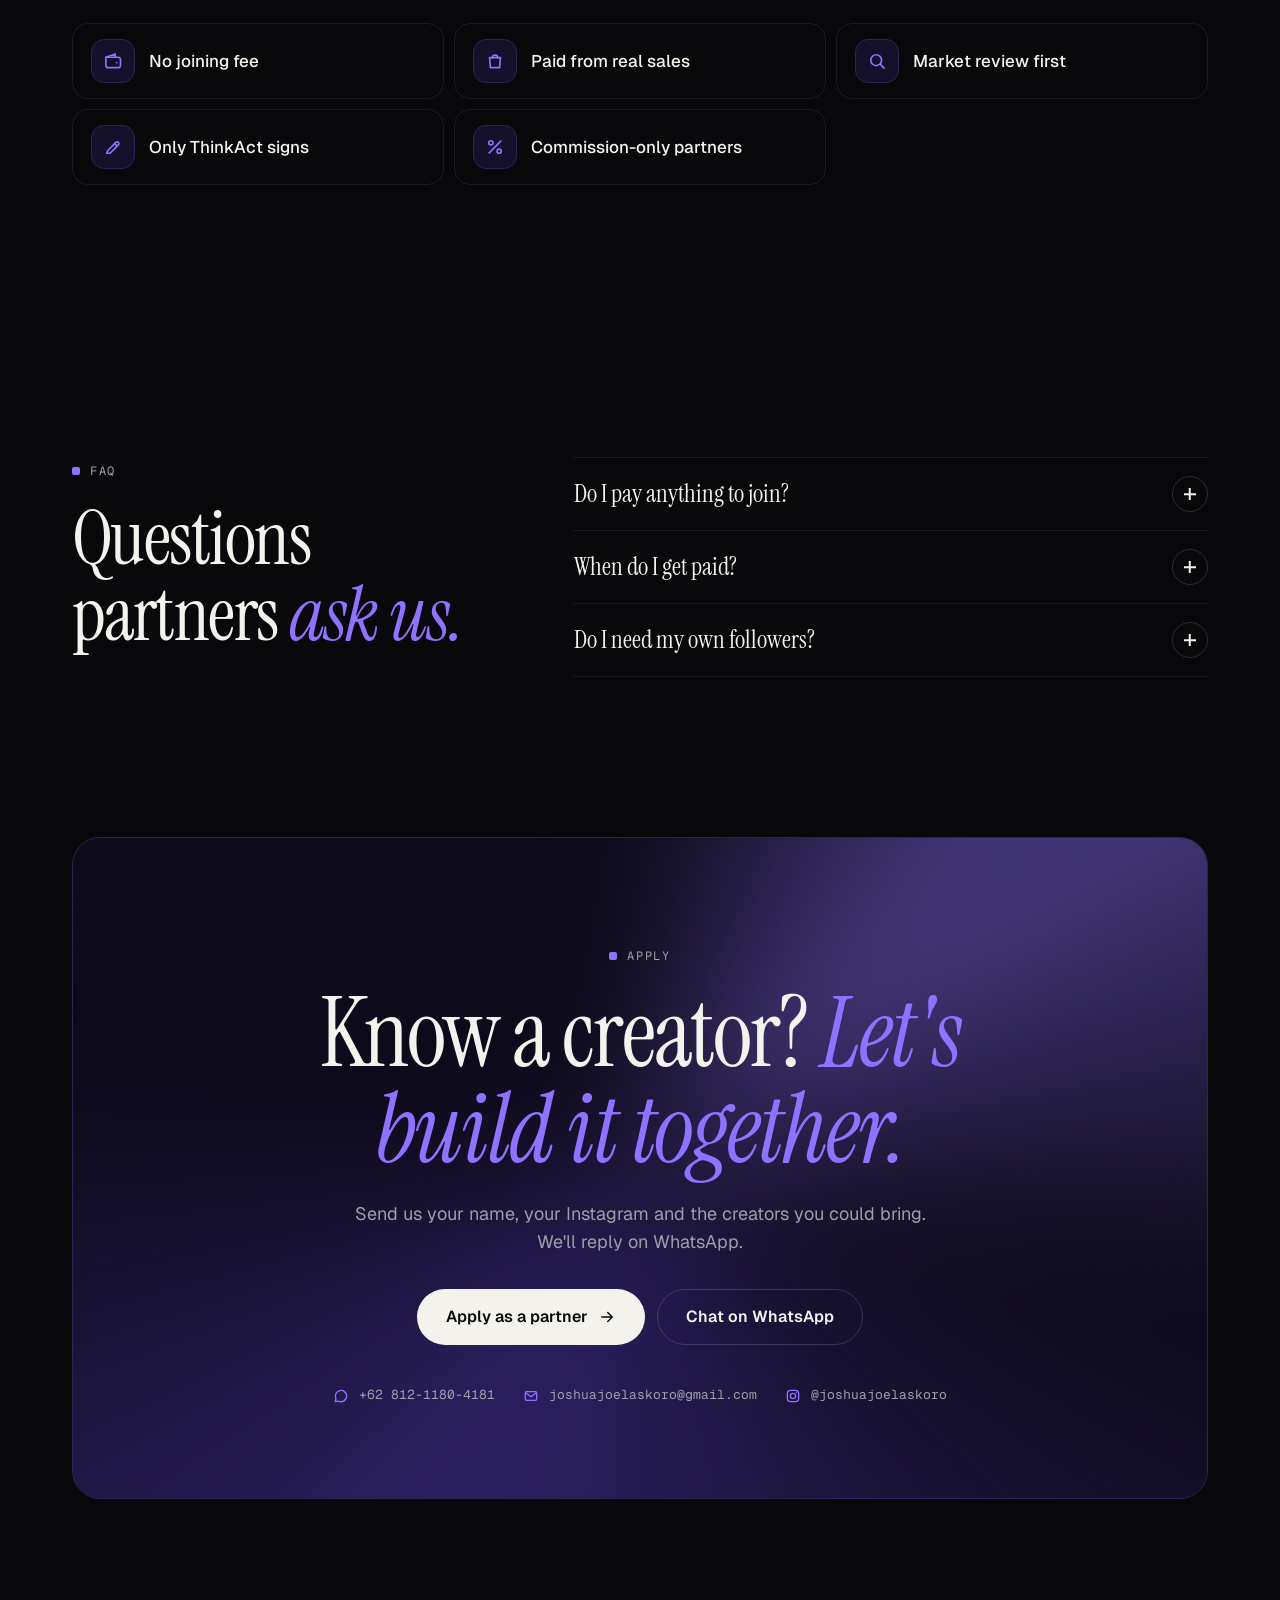
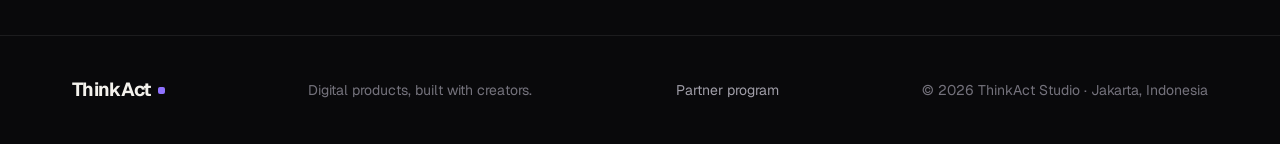
<file: partner/index.html>
<!doctype html>
<html lang="en" data-meta="partnerMeta">
<head>
<meta charset="utf-8">
<meta name="viewport" content="width=device-width, initial-scale=1, viewport-fit=cover">
<title>Partner program | ThinkAct Studio</title>
<meta name="description" content="Bring creators to ThinkAct Studio and earn from every product they sell. No joining fee, paid only from real sales.">
<meta name="theme-color" content="#09090B">
<meta property="og:title" content="Partner program | ThinkAct Studio">
<meta property="og:description" content="Bring creators to ThinkAct and earn from every product they sell. No joining fee, paid only from real sales.">
<meta property="og:type" content="website">
<meta property="og:url" content="https://thinkact-website.vercel.app/partner/">
<meta property="og:image" content="https://thinkact-website.vercel.app/img/weeknight-kitchen.jpg">
<meta name="twitter:card" content="summary_large_image">
<link rel="icon" href="data:image/svg+xml,%3Csvg xmlns='http://www.w3.org/2000/svg' viewBox='0 0 32 32'%3E%3Crect width='32' height='32' rx='8' fill='%2309090B'/%3E%3Crect x='12' y='12' width='8' height='8' rx='2' fill='%238F72FF'/%3E%3C/svg%3E">
<link rel="preconnect" href="https://fonts.googleapis.com">
<link rel="preconnect" href="https://fonts.gstatic.com" crossorigin>
<link href="https://fonts.googleapis.com/css2?family=Geist:wght@300..700&amp;family=Geist+Mono:wght@400..600&amp;family=Instrument+Serif:ital@0;1&amp;display=swap" rel="stylesheet">
<link rel="stylesheet" href="/styles.css">
<script>
// Content is only hidden for animations while JS runs; if script.js never starts, show everything.
document.documentElement.classList.add('js');
setTimeout(function () { if (!window.__ta2) document.documentElement.classList.remove('js'); }, 2500);
</script>
<script src="/copy-id.js" defer></script>
<script src="/script.js" defer></script>
</head>
<body>

<svg width="0" height="0" style="position:absolute" aria-hidden="true">
  <symbol id="i-arrow" viewBox="0 0 24 24"><path d="M5 12h14M13 6l6 6-6 6"/></symbol>
  <symbol id="i-check" viewBox="0 0 24 24"><path d="M5 12.5l4.5 4.5L19 7.5"/></symbol>
  <symbol id="i-bag" viewBox="0 0 24 24"><path d="M5.5 8h13l-1 12h-11z"/><path d="M9 8a3 3 0 0 1 6 0"/></symbol>
  <symbol id="i-chat" viewBox="0 0 24 24"><path d="M20.5 12a8.5 8.5 0 0 1-12.3 7.6L3.5 20.5l.9-4.5A8.5 8.5 0 1 1 20.5 12z"/></symbol>
  <symbol id="i-wallet" viewBox="0 0 24 24"><path d="M3.5 7.5h15a2.5 2.5 0 0 1 2.5 2.5v7.5a2.5 2.5 0 0 1-2.5 2.5h-12a3 3 0 0 1-3-3z"/><path d="M3.5 7.5l11-4v4"/><path d="M16.5 14h.01"/></symbol>
  <symbol id="i-percent" viewBox="0 0 24 24"><path d="M19 5L5 19"/><circle cx="7" cy="7" r="2.5"/><circle cx="17" cy="17" r="2.5"/></symbol>
  <symbol id="i-search" viewBox="0 0 24 24"><circle cx="11" cy="11" r="6.5"/><path d="M16 16l4.5 4.5"/></symbol>
  <symbol id="i-pen" viewBox="0 0 24 24"><path d="M4.5 19.5h4l10-10a2.1 2.1 0 0 0-3-3l-10 10z"/><path d="M14 8l2.5 2.5"/></symbol>
  <symbol id="i-mail" viewBox="0 0 24 24"><rect x="3.5" y="5.5" width="17" height="13" rx="2"/><path d="M4 7l8 6 8-6"/></symbol>
  <symbol id="i-user" viewBox="0 0 24 24"><circle cx="12" cy="8.5" r="3.5"/><path d="M5 19.5a7 7 0 0 1 14 0"/></symbol>
  <symbol id="i-insta" viewBox="0 0 24 24"><rect x="3.5" y="3.5" width="17" height="17" rx="5"/><circle cx="12" cy="12" r="4"/><path d="M17.3 6.7h.01"/></symbol>
</svg>

<a class="skip" href="#main" data-i18n="skip">Skip to content</a>
<div class="progress" aria-hidden="true"><span></span></div>

<header class="header">
  <nav class="nav" aria-label="Main" data-i18n-aria="aria.nav">
    <a href="/" class="logo" aria-label="ThinkAct Studio"><span class="logo-word">ThinkAct</span><span class="logo-dot"></span><span class="logo-studio">Studio</span></a>
    <div class="nav-links">
      <a href="/#how" data-i18n="nav.how">How it works</a>
      <a href="/#products" data-i18n="nav.products">Products</a>
      <a href="/#earnings" data-i18n="nav.earnings">Earnings</a>
      <a href="/#faq">FAQ</a>
      <a href="/partner/" aria-current="page" data-i18n="nav.partners">Partners</a>
    </div>
    <div class="nav-right">
      <div class="lang" role="group" aria-label="Language" data-i18n-aria="aria.lang">
        <button type="button" data-lang="en" aria-pressed="true">EN</button>
        <button type="button" data-lang="id" aria-pressed="false">ID</button>
      </div>
      <a class="btn btn-sm btn-light nav-cta" href="https://wa.me/6281211804181" target="_blank" rel="noopener" data-i18n="cta.talk">Let's talk</a>
      <button type="button" class="menu-btn" aria-expanded="false" aria-controls="menu" aria-label="Menu" data-i18n-aria="aria.menu"><span></span><span></span></button>
    </div>
  </nav>
  <div id="menu" class="menu" hidden>
    <a href="/#how" data-i18n="nav.how">How it works</a>
    <a href="/#products" data-i18n="nav.products">Products</a>
    <a href="/#earnings" data-i18n="nav.earnings">Earnings</a>
    <a href="/#faq">FAQ</a>
    <a href="/partner/" aria-current="page" data-i18n="nav.partners">Partners</a>
    <a class="btn btn-lg btn-light" href="https://wa.me/6281211804181?text=Hi%20ThinkAct%2C%20I'd%20like%20to%20apply%20as%20a%20partner.%0AName%3A%20%0AInstagram%3A%20%0ACreators%20I%20could%20bring%3A%20" data-wa="partner.waMsg" target="_blank" rel="noopener"><span data-i18n="partner.apply">Apply as a partner</span><svg class="ic"><use href="#i-arrow"/></svg></a>
  </div>
</header>

<main id="main">

<!-- Hero -->
<section class="hero" id="top">
  <div class="hero-bg" aria-hidden="true"></div>
  <div class="container hero-grid">
    <div class="hero-copy">
      <p class="pill reveal"><span class="pulse"></span><span data-i18n="partner.eyebrow">Partner program</span></p>
      <h1 class="display reveal" style="--delay:80ms"><span data-i18n="partner.t1">You know the creators.</span> <em data-i18n="partner.t2">We build their products.</em></h1>
      <p class="lead reveal" style="--delay:160ms" data-i18n="partner.lead">Bring creators to ThinkAct and earn from every product they sell. No joining fee, paid only from real sales.</p>
      <div class="actions reveal" style="--delay:240ms">
        <a class="btn btn-lg btn-light" href="https://wa.me/6281211804181?text=Hi%20ThinkAct%2C%20I'd%20like%20to%20apply%20as%20a%20partner.%0AName%3A%20%0AInstagram%3A%20%0ACreators%20I%20could%20bring%3A%20" data-wa="partner.waMsg" target="_blank" rel="noopener"><span data-i18n="partner.apply">Apply as a partner</span><svg class="ic"><use href="#i-arrow"/></svg></a>
        <a class="btn btn-lg btn-ghost" href="#earnings" data-i18n="partner.seeEarn">See how you earn</a>
      </div>
      <ul class="chips reveal" style="--delay:320ms">
        <li><svg class="ic"><use href="#i-check"/></svg><span data-i18n="partner.chipFind">Find · 15% of ThinkAct's share</span></li>
        <li><svg class="ic"><use href="#i-check"/></svg><span data-i18n="partner.chipManage">Manage · 10% of ThinkAct's share</span></li>
        <li><svg class="ic"><use href="#i-check"/></svg><span data-i18n="partner.chipCoach">Coach · 5% of ThinkAct's share</span></li>
      </ul>
    </div>

    <div class="hero-visual reveal" style="--delay:200ms">
      <div class="earn-card" data-anim>
        <div class="ec-top">
          <span class="tag" data-i18n="example">Example</span>
          <span class="tag" data-i18n="partner.cardRole">Partner</span>
        </div>
        <span class="ec-label" data-i18n="partner.cardLabel">Your share, month 1</span>
        <span class="ec-amount">Rp950.000</span>
        <div class="ec-bars" aria-hidden="true">
          <i style="--h:100%"></i><i style="--h:50%"></i><i style="--h:25%"></i><i style="--h:25%"></i><i style="--h:25%"></i><i style="--h:25%"></i>
        </div>
        <div class="toast toast-inline" aria-hidden="true">
          <span class="toast-icon"><svg class="ic"><use href="#i-bag"/></svg></span>
          <span class="toast-text"><b data-i18n="toast.order">New order</b><span class="toast-item" data-i18n="product.kitchen">Weeknight Kitchen</span></span>
          <span class="toast-amt">+Rp4.750</span>
        </div>
        <p class="ec-note" data-i18n="partner.cardNote">Example, not guaranteed. 1 creator with 100K followers, a Rp50.000 product, 0.5% of followers buying, a 5% platform fee, a 60/40 split and your 25% find + manage share.</p>
      </div>
    </div>
  </div>
</section>

<!-- How it works -->
<section class="section light" id="how">
  <div class="container">
    <div class="section-head">
      <p class="eyebrow reveal" data-i18n="how.eyebrow">How it works</p>
      <h2 class="h2 reveal"><span data-i18n="partner.howT1">Three jobs.</span> <em data-i18n="partner.howT2">Each one paid.</em></h2>
    </div>
    <ol class="jobs">
      <li class="job reveal">
        <span class="job-num">01</span>
        <h3 data-i18n="partner.j1t">Find</h3>
        <p data-i18n="partner.j1p">Find a creator and close the deal.</p>
        <div class="job-pct"><b>15%</b><span data-i18n="partner.ofShare">of ThinkAct's share</span></div>
      </li>
      <li class="job reveal" style="--delay:100ms">
        <span class="job-num">02</span>
        <h3 data-i18n="partner.j2t">Manage</h3>
        <p data-i18n="partner.j2p">Look after them after launch.</p>
        <div class="job-pct"><b>10%</b><span data-i18n="partner.ofShare">of ThinkAct's share</span></div>
      </li>
      <li class="job reveal" style="--delay:200ms">
        <span class="job-num">03</span>
        <h3 data-i18n="partner.j3t">Coach</h3>
        <p data-i18n="partner.j3p">Train new partners as a Lead.</p>
        <div class="job-pct"><b>5%</b><span data-i18n="partner.ofShare">of ThinkAct's share</span></div>
      </li>
    </ol>
    <p class="light-note reveal"><svg class="ic"><use href="#i-check"/></svg><span data-i18n="partner.howNote">Paid from ThinkAct's share. The creator's share never changes.</span></p>
  </div>
</section>

<!-- Calculator -->
<section class="section" id="earnings">
  <div class="container">
    <div class="section-head">
      <p class="eyebrow reveal" data-i18n="earn.eyebrow">The math</p>
      <h2 class="h2 reveal"><span data-i18n="partner.calcT1">See what you</span> <em data-i18n="partner.calcT2">could earn.</em></h2>
    </div>

    <div class="calc reveal">
      <div class="calc-inputs">
        <div class="field">
          <div class="field-top"><label for="p-creators" data-i18n="partner.creators">Creators you bring</label><output data-pout="creators">1</output></div>
          <input class="range" id="p-creators" type="range" min="1" max="10" step="1" value="1">
        </div>
        <div class="field">
          <div class="field-top"><label for="p-followers" data-i18n="partner.followers">Their followers (average)</label><output data-pout="followers">100K</output></div>
          <input class="range" id="p-followers" type="range" min="20000" max="300000" step="10000" value="100000">
        </div>
        <div class="field">
          <div class="field-top"><label for="p-conv" data-i18n="earn.conv">Followers who buy</label><output data-pout="conv">0.5%</output></div>
          <input class="range" id="p-conv" type="range" min="2" max="30" step="1" value="5">
        </div>
        <div class="field">
          <div class="field-top"><label for="p-price" data-i18n="earn.price">Product price</label><output data-pout="price">Rp50.000</output></div>
          <input class="range" id="p-price" type="range" min="10000" max="100000" step="5000" value="50000">
        </div>
        <div class="field">
          <div class="field-top"><label for="p-split" data-i18n="partner.taShare">ThinkAct's share of sales</label><output data-pout="split">40%</output></div>
          <input class="range" id="p-split" type="range" min="30" max="50" step="5" value="40">
          <p class="field-hint"><span data-i18n="partner.creatorKeeps">Creator keeps</span> <span data-pout="creatorPct">60%</span></p>
        </div>
      </div>

      <div class="calc-result" aria-live="polite">
        <div class="ec-top">
          <span class="tag" data-i18n="example">Example</span>
        </div>
        <div class="res-main">
          <span data-i18n="partner.total">Your share over 6 months</span>
          <b data-pout="total">Rp2.375.000</b>
        </div>
        <div aria-hidden="true">
          <div class="mbars">
            <div class="mbar"><span class="mbar-val">950K</span><span class="mbar-fill" style="height:100%"></span></div>
            <div class="mbar"><span class="mbar-val">475K</span><span class="mbar-fill" style="height:50%"></span></div>
            <div class="mbar"><span class="mbar-val">238K</span><span class="mbar-fill" style="height:25%"></span></div>
            <div class="mbar"><span class="mbar-val">238K</span><span class="mbar-fill" style="height:25%"></span></div>
            <div class="mbar"><span class="mbar-val">238K</span><span class="mbar-fill" style="height:25%"></span></div>
            <div class="mbar"><span class="mbar-val">238K</span><span class="mbar-fill" style="height:25%"></span></div>
          </div>
          <div class="mbar-x"><span>1</span><span>2</span><span>3</span><span>4</span><span>5</span><span>6</span></div>
          <span class="mbar-caption" data-i18n="partner.month">Month</span>
        </div>
        <p class="calc-note" data-i18n="partner.calcNote">Example, not guaranteed. Uses the numbers above, a 5% platform fee and your 25% find + manage share. Real results depend on the creator's audience and deal.</p>
      </div>
    </div>
  </div>
</section>

<!-- Our partners -->
<section class="section" id="partners">
  <div class="container">
    <div class="creators-head">
      <div class="section-head">
        <p class="eyebrow reveal" data-i18n="partners.eyebrow">Our partners</p>
        <h2 class="h2 reveal"><span data-i18n="partners.t1">Partners,</span> <em data-i18n="partners.t2">in their own words.</em></h2>
      </div>
      <div class="car-nav reveal">
        <button type="button" class="car-btn" data-car="-1" aria-label="Previous" data-i18n-aria="aria.prev"><svg class="ic ic-back"><use href="#i-arrow"/></svg></button>
        <button type="button" class="car-btn" data-car="1" aria-label="Next" data-i18n-aria="aria.next"><svg class="ic"><use href="#i-arrow"/></svg></button>
      </div>
    </div>
    <div class="car reveal" tabindex="0" role="region" aria-label="Our partners" data-i18n-aria="partners.eyebrow">
      <figure class="creator">
        <div class="creator-photo"><img src="/img/partner-joshua.jpg" alt="Joshua" loading="lazy" style="object-position:50% 35%"></div>
        <blockquote class="creator-quote"><p data-i18n="partners.q1">I know so many creators with great content and nothing to sell. Now I can actually help them.</p></blockquote>
        <figcaption><span class="creator-name">Joshua</span><a class="creator-ig" href="https://www.instagram.com/joshuajoelaskoro/" target="_blank" rel="noopener"><svg class="ic"><use href="#i-insta"/></svg>@joshuajoelaskoro</a></figcaption>
      </figure>
      <figure class="creator">
        <div class="creator-photo"><img src="/img/partner-khairi.jpg" alt="Khairi" loading="lazy" style="object-position:50% 22%"></div>
        <blockquote class="creator-quote"><p data-i18n="partners.q2">Introduce a creator, ThinkAct does the heavy lifting. Simple as that.</p></blockquote>
        <figcaption><span class="creator-name">Khairi</span><a class="creator-ig" href="https://www.instagram.com/khairiyahya_/" target="_blank" rel="noopener"><svg class="ic"><use href="#i-insta"/></svg>@khairiyahya_</a></figcaption>
      </figure>
      <figure class="creator">
        <div class="creator-photo"><img src="/img/partner-qiyya.jpg" alt="Qiyya" loading="lazy" style="object-position:50% 40%"></div>
        <blockquote class="creator-quote"><p data-i18n="partners.q3">Didn't need my own followers to start. Just a good eye for creators.</p></blockquote>
        <figcaption><span class="creator-name">Qiyya</span><a class="creator-ig" href="https://www.instagram.com/naqiyyaarv/" target="_blank" rel="noopener"><svg class="ic"><use href="#i-insta"/></svg>@naqiyyaarv</a></figcaption>
      </figure>
      <div class="creator creator-invite">
        <h3><span data-i18n="partners.inviteT1">Your name</span> <em data-i18n="partners.inviteT2">could be here.</em></h3>
        <p data-i18n="partner.finalLead">Send us your name, your Instagram and the creators you could bring. We'll reply on WhatsApp.</p>
        <a class="btn btn-lg btn-light" href="https://wa.me/6281211804181?text=Hi%20ThinkAct%2C%20I'd%20like%20to%20apply%20as%20a%20partner.%0AName%3A%20%0AInstagram%3A%20%0ACreators%20I%20could%20bring%3A%20" data-wa="partner.waMsg" target="_blank" rel="noopener"><span data-i18n="partner.apply">Apply as a partner</span><svg class="ic"><use href="#i-arrow"/></svg></a>
      </div>
    </div>
    <div class="car-dots" aria-hidden="true"></div>
  </div>
</section>

<!-- Grow -->
<section class="section" id="grow">
  <div class="container">
    <div class="section-head">
      <p class="eyebrow reveal" data-i18n="partner.growEyebrow">Growth</p>
      <h2 class="h2 reveal"><span data-i18n="partner.growT1">Grow by results,</span> <em data-i18n="partner.growT2">not recruits.</em></h2>
    </div>
    <ol class="tiers">
      <li class="tier reveal">
        <div class="tier-top"><span>01</span></div>
        <h3 data-i18n="partner.g1t">Partner</h3>
        <p class="tier-req" data-i18n="partner.g1req">Finish onboarding.</p>
        <p class="tier-earn" data-i18n="partner.g1earn">25% on creators you find and manage</p>
      </li>
      <li class="tier tier-feature reveal" style="--delay:100ms">
        <div class="tier-top"><span>02</span></div>
        <h3 data-i18n="partner.g2t">Lead Partner</h3>
        <p class="tier-req" data-i18n="partner.g2req">3 creators launched, 2+ still selling at month 3.</p>
        <p class="tier-earn" data-i18n="partner.g2earn">+10% for managing creators other Partners found, +5% for coaching up to 5 Partners</p>
      </li>
      <li class="tier tier-dim reveal" style="--delay:200ms">
        <div class="tier-top"><span>03</span><span class="tag" data-i18n="partner.g3tag">Coming later</span></div>
        <h3 data-i18n="partner.g3t">Partner Manager</h3>
        <p class="tier-req" data-i18n="partner.g3req">Opens at about 10 live creators.</p>
      </li>
    </ol>
    <p class="tiers-note reveal" data-i18n="partner.tiersNote">All percentages are of ThinkAct's share, never the creator's.</p>
  </div>
</section>

<!-- The deal -->
<section class="section" id="deal">
  <div class="container">
    <div class="section-head">
      <p class="eyebrow reveal" data-i18n="deal.eyebrow">The deal</p>
      <h2 class="h2 reveal"><span data-i18n="partner.dealT1">Clean rules,</span> <em data-i18n="deal.t2">in plain words.</em></h2>
    </div>
    <ul class="rules">
      <li class="rule reveal"><span class="term-icon"><svg class="ic"><use href="#i-wallet"/></svg></span><span data-i18n="partner.r1">No joining fee</span></li>
      <li class="rule reveal" style="--delay:60ms"><span class="term-icon"><svg class="ic"><use href="#i-bag"/></svg></span><span data-i18n="partner.r2">Paid from real sales</span></li>
      <li class="rule reveal" style="--delay:120ms"><span class="term-icon"><svg class="ic"><use href="#i-search"/></svg></span><span data-i18n="partner.r3">Market review first</span></li>
      <li class="rule reveal"><span class="term-icon"><svg class="ic"><use href="#i-pen"/></svg></span><span data-i18n="partner.r4">Only ThinkAct signs</span></li>
      <li class="rule reveal" style="--delay:60ms"><span class="term-icon"><svg class="ic"><use href="#i-percent"/></svg></span><span data-i18n="partner.r5">Commission-only partners</span></li>
    </ul>
  </div>
</section>

<!-- FAQ -->
<section class="section" id="faq">
  <div class="container faq-grid">
    <div class="section-head">
      <p class="eyebrow reveal">FAQ</p>
      <h2 class="h2 reveal"><span data-i18n="partner.faqT1">Questions partners</span> <em data-i18n="partner.faqT2">ask us.</em></h2>
    </div>
    <div class="faq-list reveal">
      <details>
        <summary><span data-i18n="partner.q1">Do I pay anything to join?</span><span class="plus" aria-hidden="true"></span></summary>
        <p data-i18n="partner.a1">No. Nobody pays or buys anything to become a partner.</p>
      </details>
      <details>
        <summary><span data-i18n="partner.q2">When do I get paid?</span><span class="plus" aria-hidden="true"></span></summary>
        <p data-i18n="partner.a2">Monthly, after the creator is paid, only from sales that actually came in.</p>
      </details>
      <details>
        <summary><span data-i18n="partner.q3">Do I need my own followers?</span><span class="plus" aria-hidden="true"></span></summary>
        <p data-i18n="partner.a3">No. You find and look after creators. ThinkAct builds and sells the product.</p>
      </details>
    </div>
  </div>
</section>

<!-- Apply -->
<section class="final" id="apply">
  <div class="container">
    <div class="final-card reveal">
      <div class="final-glow" aria-hidden="true"></div>
      <p class="eyebrow eyebrow-center" data-i18n="partner.applyEyebrow">Apply</p>
      <h2 class="h2"><span data-i18n="partner.finalT1">Know a creator?</span> <em data-i18n="partner.finalT2">Let's build it together.</em></h2>
      <p class="lead" data-i18n="partner.finalLead">Send us your name, your Instagram and the creators you could bring. We'll reply on WhatsApp.</p>
      <div class="actions actions-center">
        <a class="btn btn-lg btn-light" href="https://wa.me/6281211804181?text=Hi%20ThinkAct%2C%20I'd%20like%20to%20apply%20as%20a%20partner.%0AName%3A%20%0AInstagram%3A%20%0ACreators%20I%20could%20bring%3A%20" data-wa="partner.waMsg" target="_blank" rel="noopener"><span data-i18n="partner.apply">Apply as a partner</span><svg class="ic"><use href="#i-arrow"/></svg></a>
        <a class="btn btn-lg btn-ghost" href="https://wa.me/6281211804181" target="_blank" rel="noopener" data-i18n="cta.wa">Chat on WhatsApp</a>
      </div>
      <div class="contact-list">
        <a href="https://wa.me/6281211804181" target="_blank" rel="noopener"><svg class="ic"><use href="#i-chat"/></svg>+62 812-1180-4181</a>
        <a href="mailto:joshuajoelaskoro@gmail.com"><svg class="ic"><use href="#i-mail"/></svg>joshuajoelaskoro@gmail.com</a>
        <a href="https://instagram.com/joshuajoelaskoro" target="_blank" rel="noopener"><svg class="ic"><use href="#i-insta"/></svg>@joshuajoelaskoro</a>
      </div>
    </div>
  </div>
</section>

</main>

<footer class="footer">
  <div class="container footer-row">
    <a href="/" class="logo"><span class="logo-word">ThinkAct</span><span class="logo-dot"></span></a>
    <span data-i18n="footer.tag">Digital products, built with creators.</span>
    <a class="footer-link" href="/partner/" aria-current="page" data-i18n="footer.partner">Partner program</a>
    <span>© 2026 ThinkAct Studio · Jakarta, Indonesia</span>
  </div>
</footer>

</body>
</html>
</file>
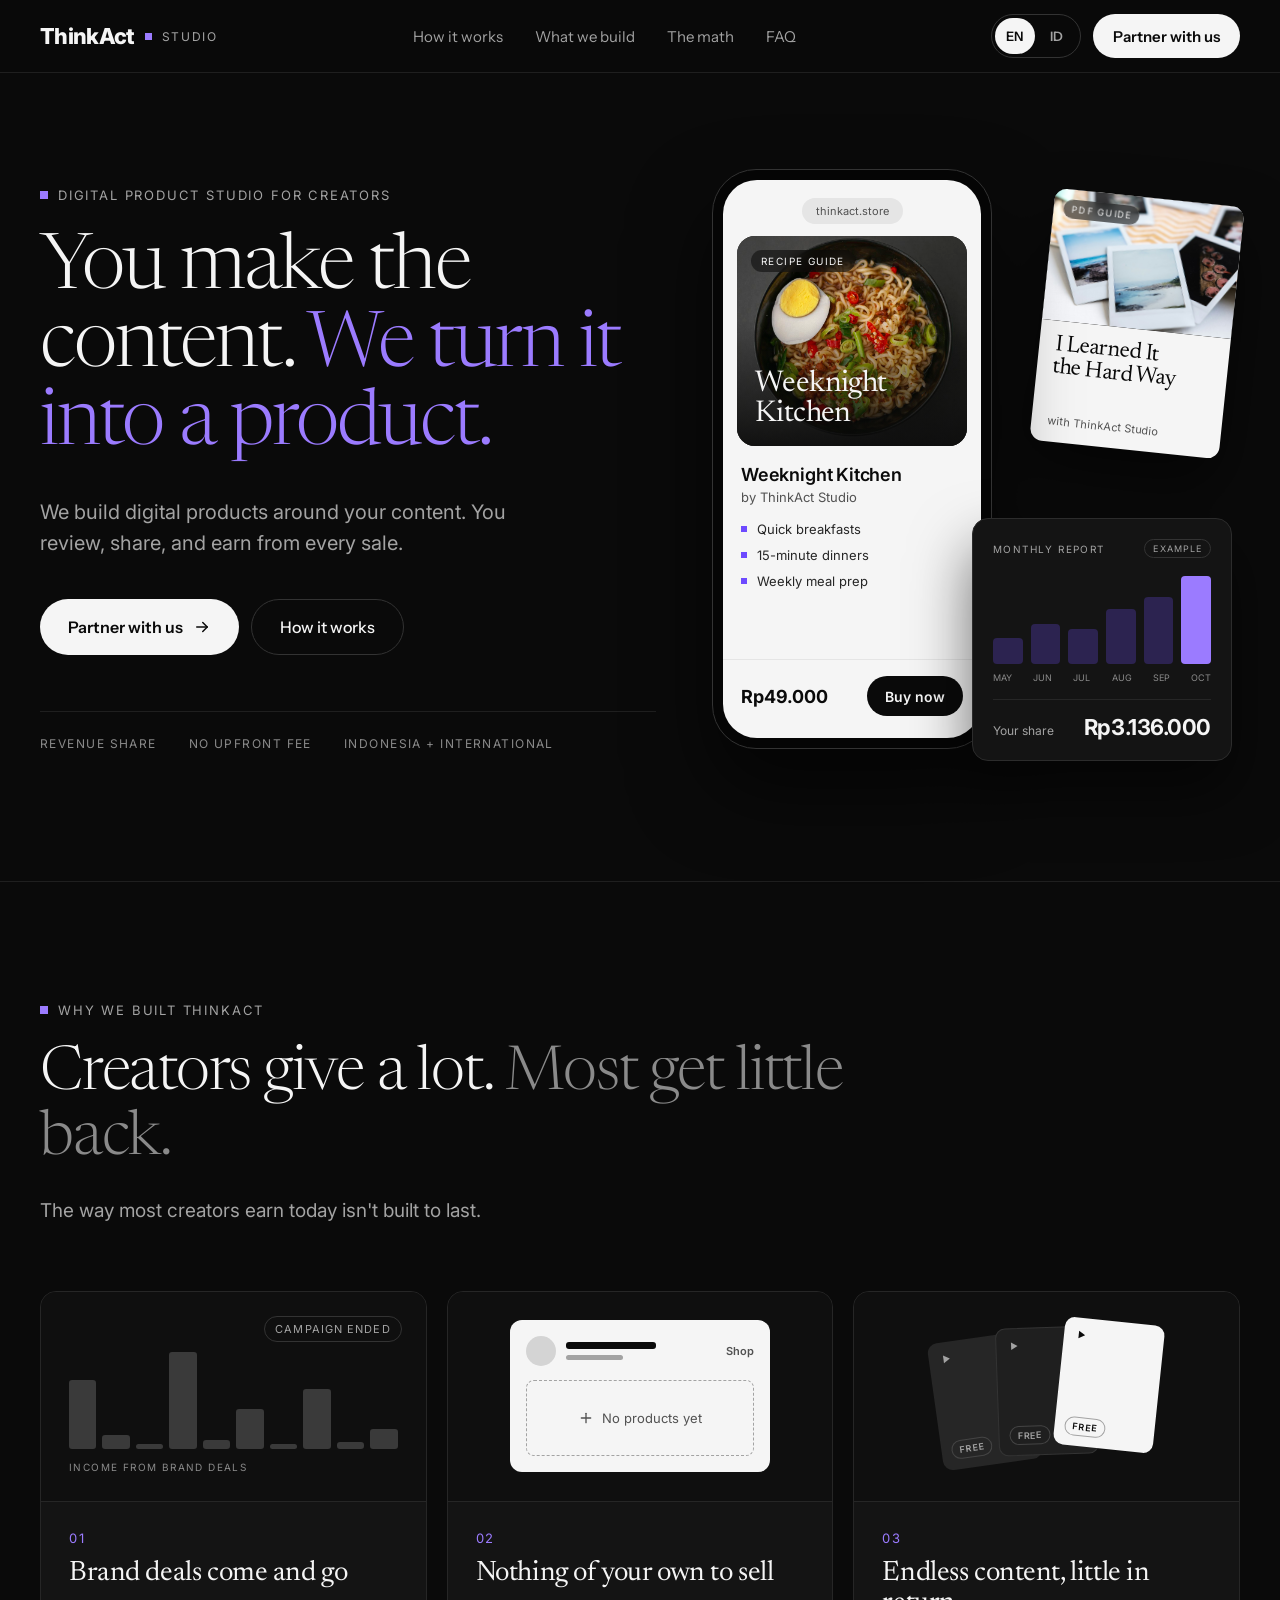
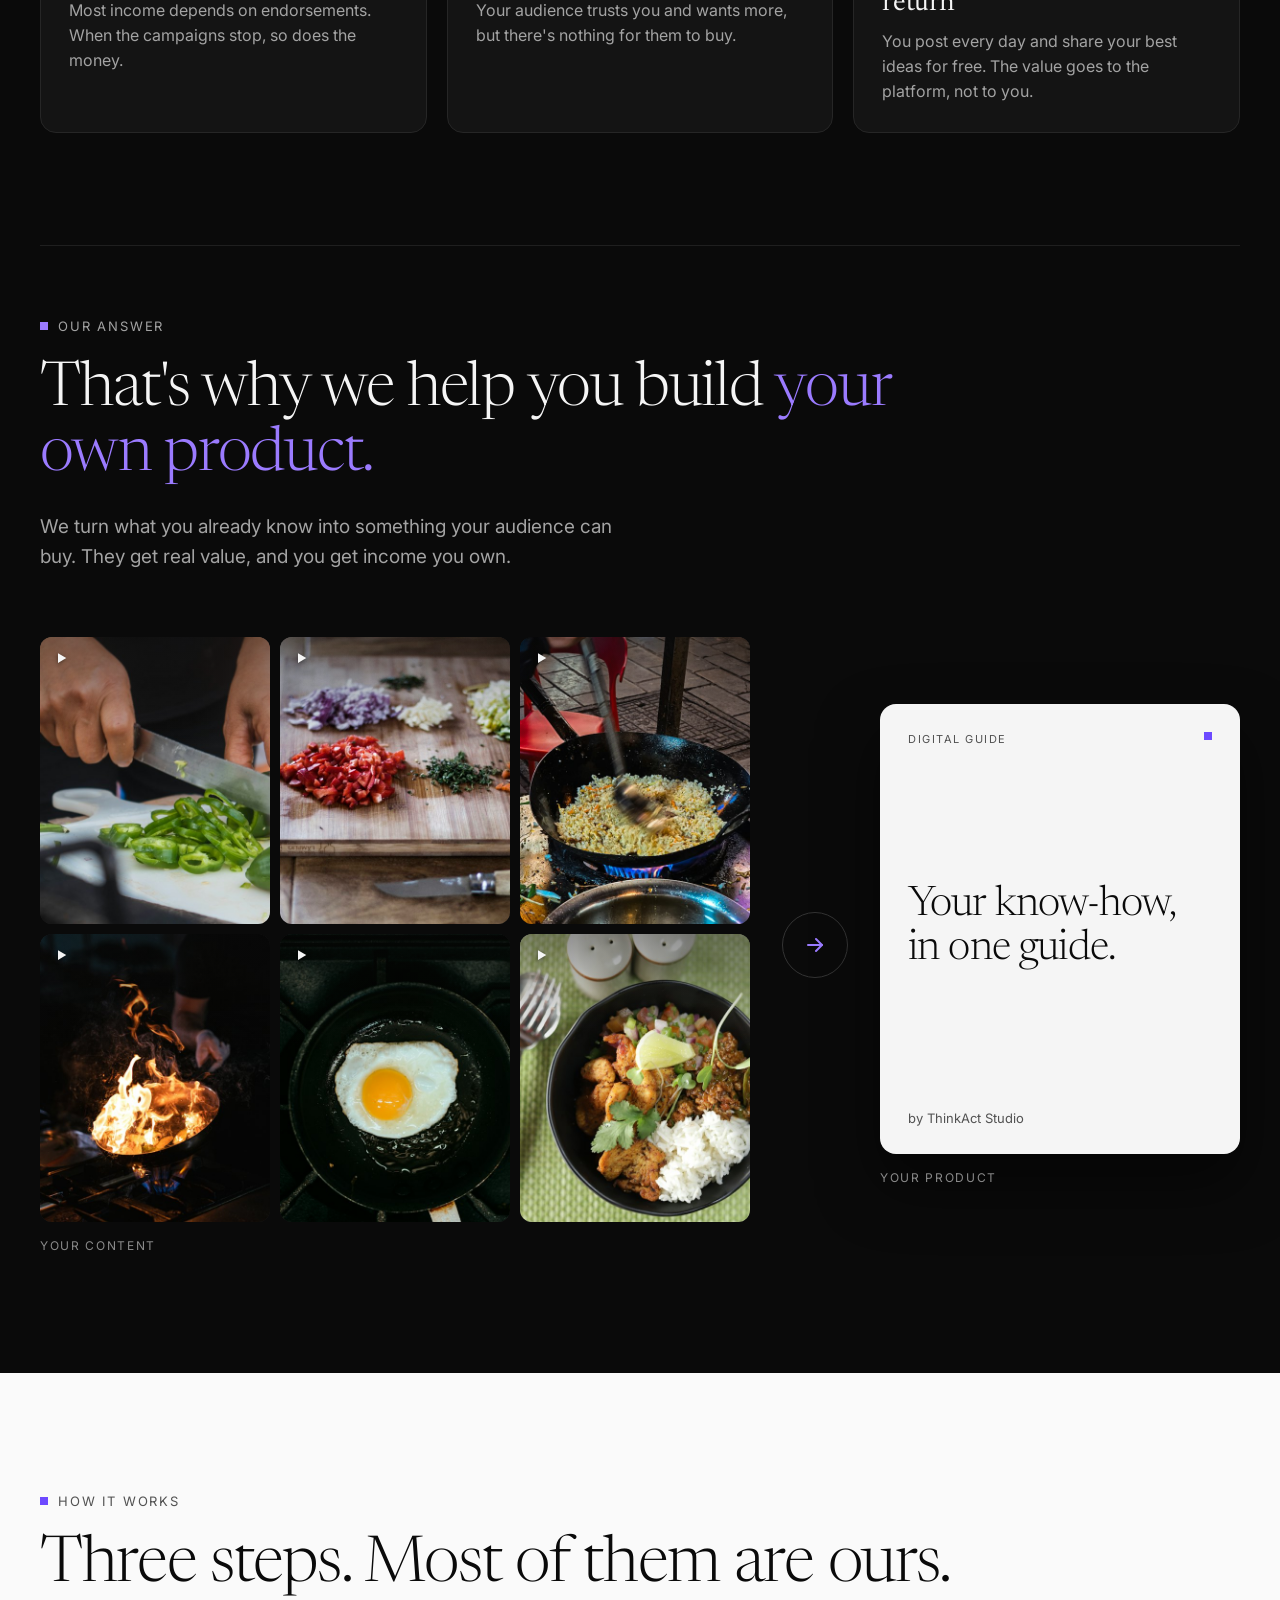
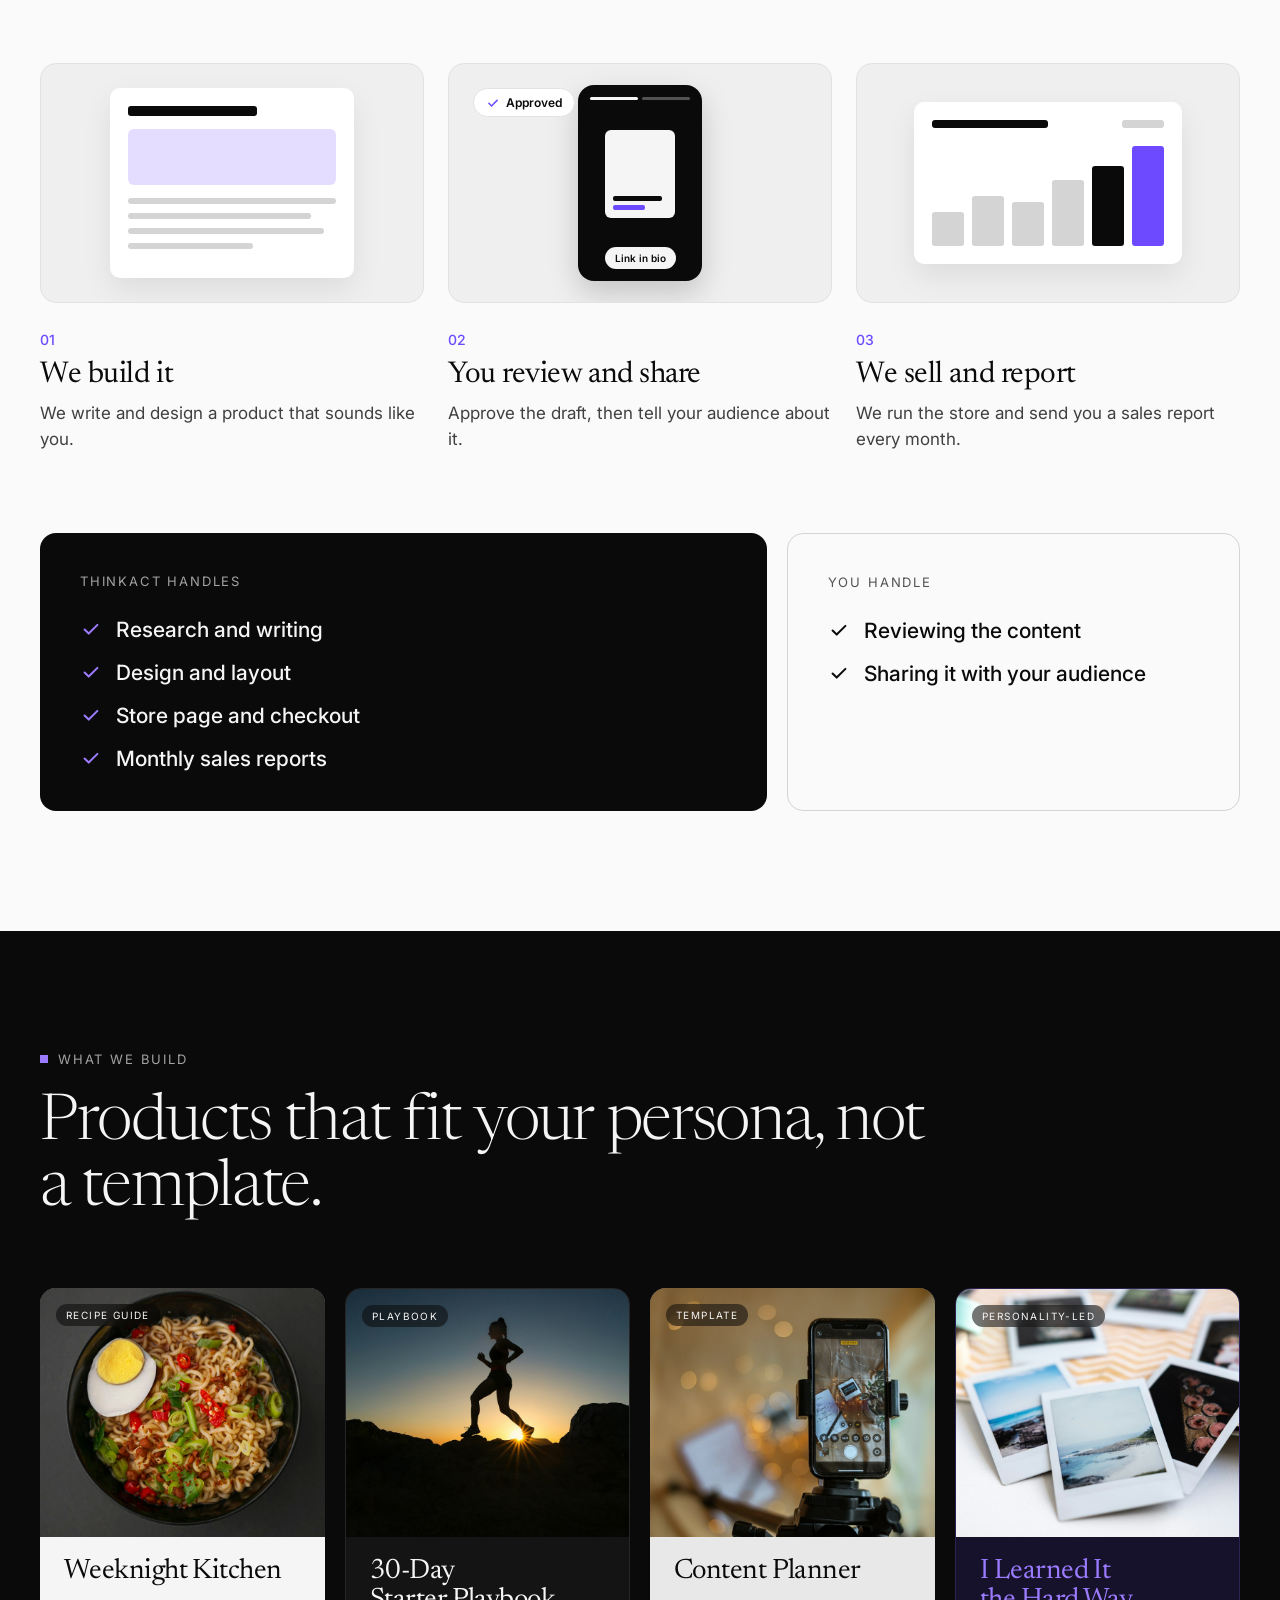
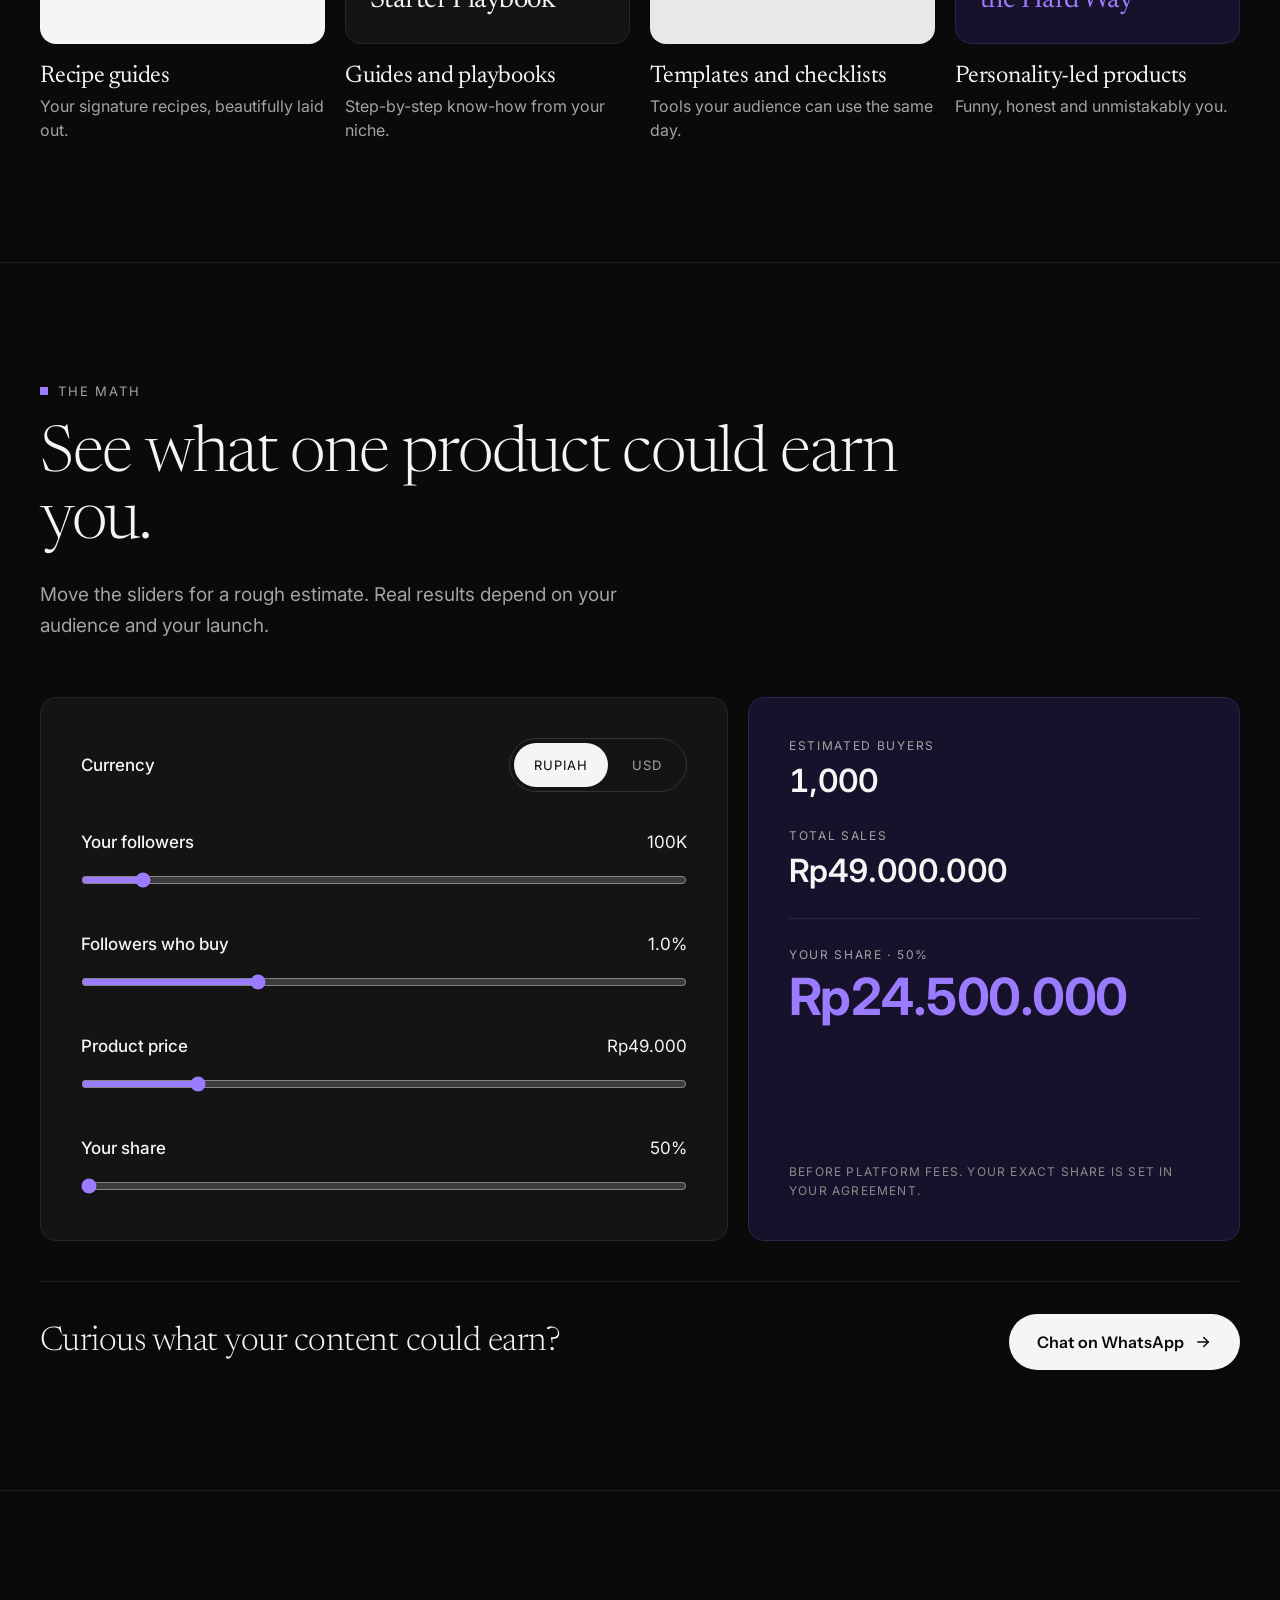
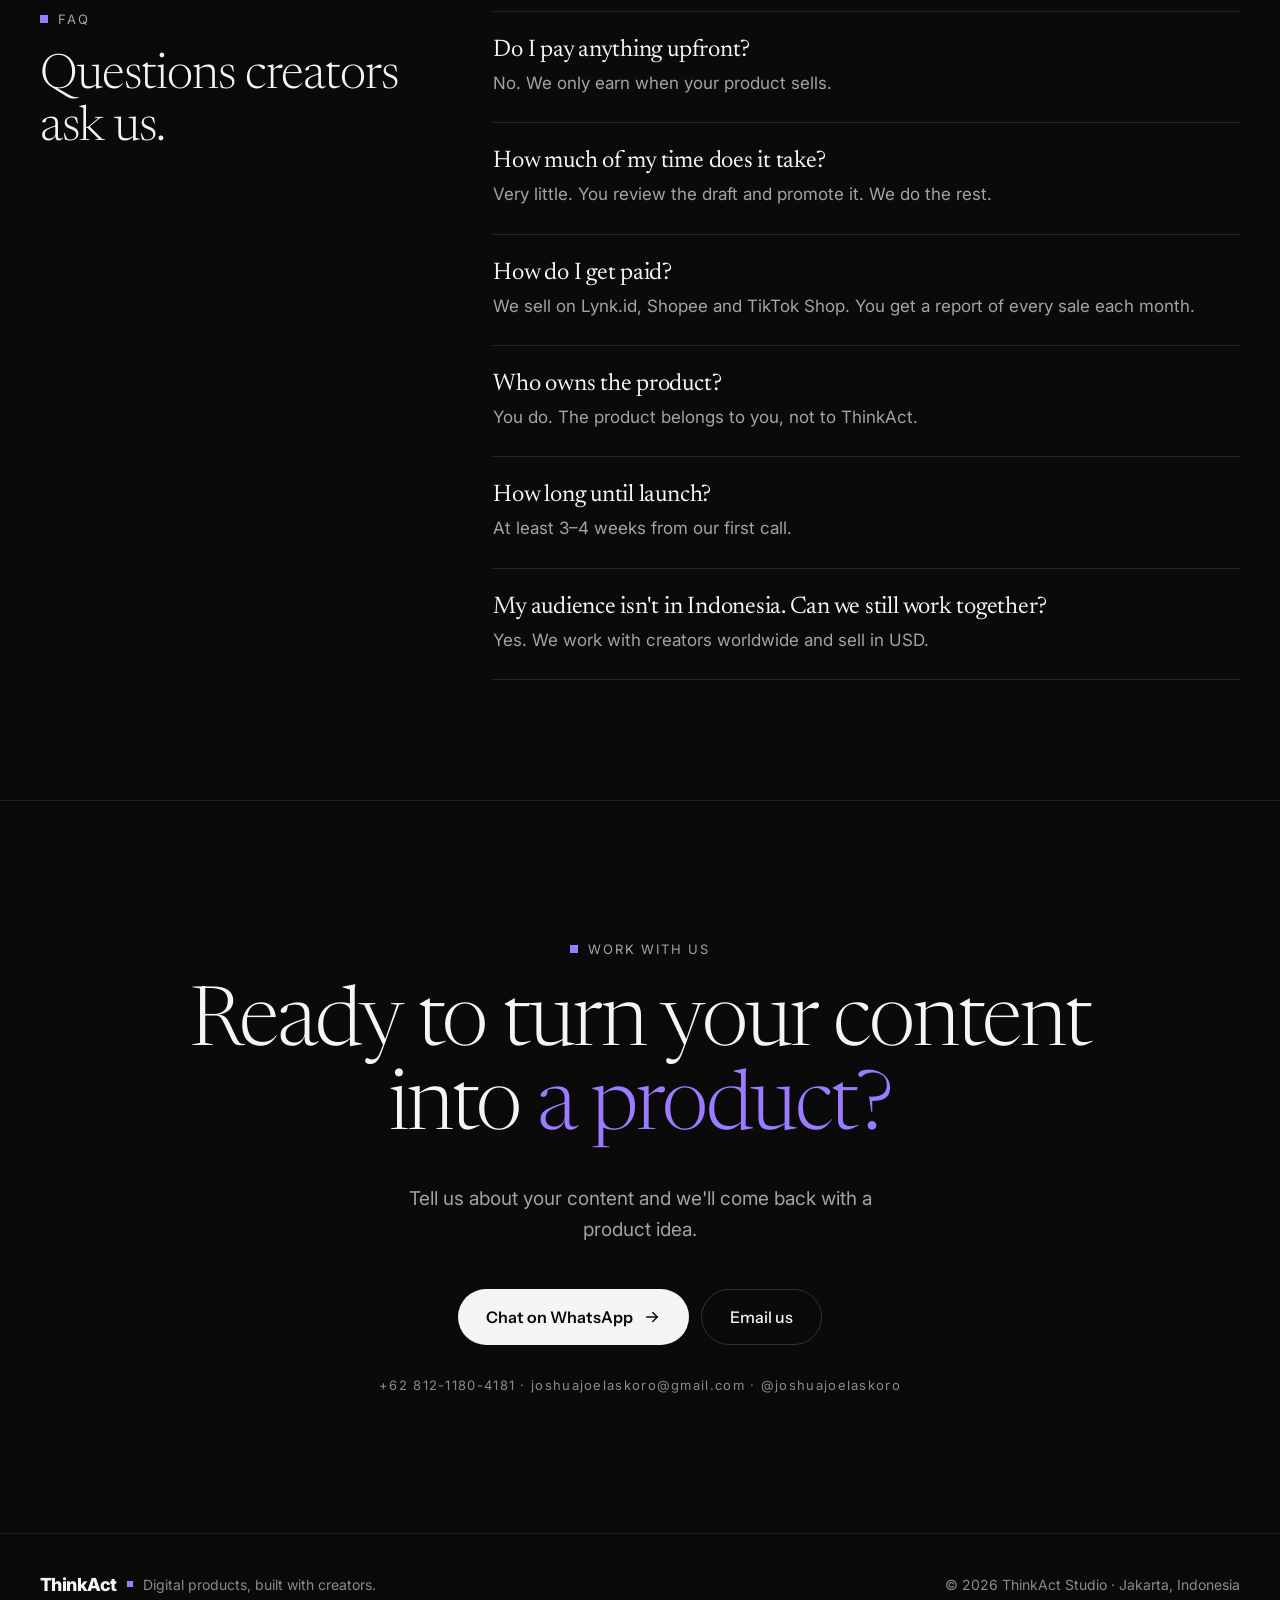
<file: v1/index.html>
<!doctype html>
<html lang="en">
<head>
<meta charset="utf-8">
<meta name="viewport" content="width=device-width, initial-scale=1">
<meta name="robots" content="noindex">
<title>ThinkAct Studio | Digital products for creators</title>
<meta name="description" content="ThinkAct Studio builds digital products around your content. You review, share, and earn from every sale.">
<link href="https://fonts.googleapis.com/css2?family=Instrument+Sans:wght@400..700&amp;family=Inter:opsz,wght@14..32,300..800&amp;family=Newsreader:opsz,wght@6..72,300..600&amp;display=swap" rel="stylesheet">
<link rel="stylesheet" href="styles.css">
<script>
// Hide content for scroll animations only while JS runs; if script.js never starts, show everything.
document.documentElement.classList.add('js');
setTimeout(function () { if (!window.__taReady) document.documentElement.classList.remove('js'); }, 2500);
</script>
<script src="copy-id.js" defer></script>
<script src="script.js" defer></script>
</head>
<body>
<div style="background: #0A0A0A; color: #F5F5F5; font-family: 'Inter', system-ui, sans-serif; font-optical-sizing: auto; overflow-x: clip">

<header style="position: sticky; top: 0; z-index: 10; background: rgba(10,10,10,0.92); border-bottom: 1px solid #1F1F1F">
<nav class="site-nav" aria-label="Main" data-i18n-aria="aria.nav" style="max-width: 1200px; margin: 0 auto; padding: 0 24px; height: 72px; display: flex; align-items: center; justify-content: space-between; gap: 24px">
<a href="#top" class="nav-logo" style="display: flex; align-items: center; gap: 10px; color: #F5F5F5">
<span style="font-size: 22px; font-weight: 800; letter-spacing: -0.03em">ThinkAct</span>
<span style="width: 7px; height: 7px; background: #9B7BFF; display: inline-block"></span>
<span class="nav-studio" style="font-family: 'Inter', sans-serif; font-size: 12px; letter-spacing: 0.14em; color: #A3A3A3">STUDIO</span>
</a>
<div class="nav-links" style="display: flex; gap: 32px; font-family: 'Instrument Sans', sans-serif; font-size: 15px">
<a href="#how" style="color: #A3A3A3"><span data-i18n="nav.how">How it works</span></a>
<a href="#build" style="color: #A3A3A3"><span data-i18n="nav.build">What we build</span></a>
<a href="#math" style="color: #A3A3A3"><span data-i18n="nav.math">The math</span></a>
<a href="#faq" style="color: #A3A3A3">FAQ</a>
</div>
<div class="nav-right">
<div class="lang-switch" role="group" aria-label="Language" data-i18n-aria="aria.language">
<button type="button" data-lang="en" aria-pressed="true">EN</button>
<button type="button" data-lang="id" aria-pressed="false">ID</button>
</div>
<a href="#contact" class="nav-cta" style="background: #F5F5F5; color: #0A0A0A; font-family: 'Instrument Sans', sans-serif; font-weight: 600; font-size: 15px; padding: 0 20px; height: 44px; display: inline-flex; align-items: center; border-radius: 999px; flex-shrink: 0"><span data-i18n="cta.partner">Partner with us</span></a>
<button type="button" class="menu-toggle" aria-expanded="false" aria-controls="mobile-menu" aria-label="Menu" data-i18n-aria="aria.menu"><span></span><span></span></button>
</div>
</nav>
<div id="mobile-menu" class="mobile-menu" hidden>
<a href="#how"><span data-i18n="nav.how">How it works</span></a>
<a href="#build"><span data-i18n="nav.build">What we build</span></a>
<a href="#math"><span data-i18n="nav.math">The math</span></a>
<a href="#faq">FAQ</a>
<a href="#contact" class="mobile-menu-cta"><span data-i18n="cta.partner">Partner with us</span></a>
</div>
</header>

<section id="top" class="hero hero-fade" style="max-width: 1200px; margin: 0 auto; padding: 96px 24px 112px; display: flex; flex-wrap: wrap; align-items: center; gap: 64px 48px">
<div style="flex: 1 1 520px; min-width: 0">
<div style="font-family: 'Inter', sans-serif; font-size: 13px; letter-spacing: 0.14em; color: #A3A3A3; display: flex; align-items: center; gap: 10px">
<span style="width: 8px; height: 8px; background: #9B7BFF; display: inline-block; flex-shrink: 0"></span>
<span><span data-i18n="hero.eyebrow">DIGITAL PRODUCT STUDIO FOR CREATORS</span></span>
</div>
<h1 style="margin: 28px 0 0; font-family: 'Newsreader', Georgia, serif; font-size: clamp(46px, 6vw, 88px); line-height: 1.02; letter-spacing: -0.025em; font-weight: 300"><span data-i18n="hero.h1a">You make the content.</span> <span style="color: #9B7BFF"><span data-i18n="hero.h1b">We turn it into a product.</span></span></h1>
<p style="margin: 32px 0 0; font-size: 20px; line-height: 1.55; color: #A3A3A3; max-width: 520px"><span data-i18n="hero.lead">We build digital products around your content. You review, share, and earn from every sale.</span></p>
<div class="hero-actions" style="margin-top: 40px; display: flex; flex-wrap: wrap; gap: 12px">
<a href="#contact" style="background: #F5F5F5; color: #0A0A0A; font-family: 'Instrument Sans', sans-serif; font-weight: 600; font-size: 16px; padding: 0 28px; height: 56px; display: inline-flex; align-items: center; gap: 10px; border-radius: 999px"><span data-i18n="cta.partner">Partner with us</span>
<svg aria-hidden="true" width="18" height="18" viewBox="0 0 24 24" fill="none" stroke="currentColor" stroke-width="2" stroke-linecap="round" stroke-linejoin="round"><path d="M5 12h14"></path><path d="M13 6l6 6-6 6"></path></svg>
</a>
<a href="#how" style="border: 1px solid #333333; color: #F5F5F5; font-family: 'Instrument Sans', sans-serif; font-weight: 500; font-size: 16px; padding: 0 28px; height: 56px; display: inline-flex; align-items: center; border-radius: 999px"><span data-i18n="nav.how">How it works</span></a>
</div>
<div style="margin-top: 56px; padding-top: 24px; border-top: 1px solid #1F1F1F; display: flex; flex-wrap: wrap; gap: 12px 32px; font-family: 'Inter', sans-serif; font-size: 12px; letter-spacing: 0.12em; color: #8A8A8A">
<span><span data-i18n="hero.trust1">REVENUE SHARE</span></span>
<span><span data-i18n="hero.trust2">NO UPFRONT FEE</span></span>
<span><span data-i18n="hero.trust3">INDONESIA + INTERNATIONAL</span></span>
</div>
</div>

<div style="flex: 1 1 440px; min-width: 0; display: flex; justify-content: center">
<div aria-hidden="true" class="hero-visual" style="position: relative; width: 100%; max-width: 520px; height: 600px">
<div class="hero-cover" style="position: absolute; top: 28px; right: 0; width: 190px; aspect-ratio: 3 / 4; box-sizing: border-box; background: #F5F5F5; color: #0A0A0A; border-radius: 12px; overflow: hidden; transform: rotate(6deg); display: flex; flex-direction: column; box-shadow: 0 30px 60px rgba(0,0,0,0.55)">
<div class="hero-cover-photo"><img src="images/hard-way-guide.jpg" alt=""><span class="cover-tag"><span data-i18n="mock.pdf">PDF GUIDE</span></span></div>
<div style="flex: 1; padding: 12px 16px 14px; display: flex; flex-direction: column; justify-content: space-between">
<div class="hero-cover-title" style="font-family: 'Newsreader', Georgia, serif; font-size: 23px; font-weight: 400; letter-spacing: -0.02em; line-height: 1.02"><span data-i18n="product.hardway">I Learned It the Hard Way</span></div>
<div style="font-size: 11px; color: #525252"><span data-i18n="mock.with">with ThinkAct Studio</span></div>
</div>
</div>
<div class="hero-phone" style="position: absolute; top: 0; left: 0; width: 280px; height: 580px; box-sizing: border-box; background: #050505; border: 1px solid #333333; border-radius: 44px; padding: 10px; box-shadow: 0 40px 80px rgba(0,0,0,0.6)">
<div style="width: 100%; height: 100%; box-sizing: border-box; background: #F5F5F5; border-radius: 34px; overflow: hidden; color: #0A0A0A; display: flex; flex-direction: column">
<div style="padding: 18px 16px 12px; display: flex; justify-content: center">
<span style="font-family: 'Inter', sans-serif; font-size: 11px; color: #525252; background: #E5E5E5; border-radius: 999px; padding: 6px 14px">thinkact.store</span>
</div>
<div class="phone-cover">
<img src="images/weeknight-kitchen.jpg" alt="">
<span class="cover-tag"><span data-i18n="mock.recipe">RECIPE GUIDE</span></span>
<div class="phone-cover-title"><span data-i18n="product.kitchen">Weeknight Kitchen</span></div>
</div>
<div style="padding: 18px 18px 0">
<div style="font-size: 18px; font-weight: 600; letter-spacing: -0.01em"><span data-i18n="product.kitchen">Weeknight Kitchen</span></div>
<div style="margin-top: 4px; font-size: 13px; color: #525252"><span data-i18n="mock.by">by ThinkAct Studio</span></div>
<div style="margin-top: 16px; display: flex; flex-direction: column; gap: 10px; font-size: 13px; color: #262626">
<div style="display: flex; align-items: center; gap: 10px"><span style="width: 6px; height: 6px; background: #6D4AFF; display: inline-block"></span><span data-i18n="mock.item1">Quick breakfasts</span></div>
<div style="display: flex; align-items: center; gap: 10px"><span style="width: 6px; height: 6px; background: #6D4AFF; display: inline-block"></span><span data-i18n="mock.item2">15-minute dinners</span></div>
<div style="display: flex; align-items: center; gap: 10px"><span style="width: 6px; height: 6px; background: #6D4AFF; display: inline-block"></span><span data-i18n="mock.item3">Weekly meal prep</span></div>
</div>
</div>
<div style="margin-top: auto; padding: 16px 18px 22px; display: flex; align-items: center; justify-content: space-between; border-top: 1px solid #E5E5E5">
<span style="font-size: 18px; font-weight: 700">Rp49.000</span>
<span style="background: #0A0A0A; color: #F5F5F5; font-size: 14px; font-weight: 600; height: 40px; padding: 0 18px; display: inline-flex; align-items: center; border-radius: 999px"><span data-i18n="mock.buy">Buy now</span></span>
</div>
</div>
</div>
<div class="hero-report" style="position: absolute; right: 0; bottom: 8px; width: 260px; box-sizing: border-box; background: #141414; border: 1px solid #2C2C2C; border-radius: 16px; padding: 20px; box-shadow: 0 30px 60px rgba(0,0,0,0.55)">
<div style="display: flex; justify-content: space-between; align-items: center">
<span style="font-family: 'Inter', sans-serif; font-size: 10px; letter-spacing: 0.14em; color: #A3A3A3"><span data-i18n="mock.report">MONTHLY REPORT</span></span>
<span style="font-family: 'Inter', sans-serif; font-size: 9px; letter-spacing: 0.12em; color: #A3A3A3; border: 1px solid #333333; border-radius: 999px; padding: 3px 8px"><span data-i18n="mock.example">EXAMPLE</span></span>
</div>
<div style="margin-top: 18px; height: 88px; display: flex; align-items: flex-end; gap: 8px">
<div style="flex: 1; height: 30%; background: #2C2350; border-radius: 4px"></div>
<div style="flex: 1; height: 46%; background: #2C2350; border-radius: 4px"></div>
<div style="flex: 1; height: 40%; background: #2C2350; border-radius: 4px"></div>
<div style="flex: 1; height: 62%; background: #2C2350; border-radius: 4px"></div>
<div style="flex: 1; height: 76%; background: #2C2350; border-radius: 4px"></div>
<div style="flex: 1; height: 100%; background: #9B7BFF; border-radius: 4px"></div>
</div>
<div style="margin-top: 8px; display: flex; justify-content: space-between; font-family: 'Inter', sans-serif; font-size: 9px; color: #8A8A8A">
<span><span data-i18n="month.may">MAY</span></span><span>JUN</span><span>JUL</span><span><span data-i18n="month.aug">AUG</span></span><span>SEP</span><span><span data-i18n="month.oct">OCT</span></span>
</div>
<div style="margin-top: 16px; padding-top: 14px; border-top: 1px solid #262626; display: flex; justify-content: space-between; align-items: baseline">
<span style="font-size: 12px; color: #A3A3A3"><span data-i18n="share.label">Your share</span></span>
<span style="font-size: 22px; font-weight: 700; letter-spacing: -0.02em">Rp3.136.000</span>
</div>
</div>
</div>
</div>
</section>

<section style="border-top: 1px solid #1F1F1F">
<div class="wrap" style="max-width: 1200px; margin: 0 auto; padding: 120px 24px">
<div data-reveal style="font-family: 'Inter', sans-serif; font-size: 13px; letter-spacing: 0.14em; color: #A3A3A3; display: flex; align-items: center; gap: 10px">
<span style="width: 8px; height: 8px; background: #9B7BFF; display: inline-block; flex-shrink: 0"></span>
<span><span data-i18n="why.eyebrow">WHY WE BUILT THINKACT</span></span>
</div>
<h2 data-reveal style="margin: 24px 0 0; font-family: 'Newsreader', Georgia, serif; font-size: clamp(36px, 4.8vw, 66px); line-height: 1.06; letter-spacing: -0.02em; font-weight: 300; max-width: 940px"><span data-i18n="why.h2a">Creators give a lot.</span> <span style="color: #8A8A8A"><span data-i18n="why.h2b">Most get little back.</span></span></h2>
<p data-reveal style="margin: 24px 0 0; font-size: 19px; line-height: 1.6; color: #A3A3A3; max-width: 560px"><span data-i18n="why.lead">The way most creators earn today isn't built to last.</span></p>

<div data-stagger style="margin-top: 64px; display: flex; flex-wrap: wrap; gap: 20px">

<div style="flex: 1 1 300px; min-width: 0; box-sizing: border-box; background: #141414; border: 1px solid #262626; border-radius: 16px; overflow: hidden">
<div aria-hidden="true" class="why-art" style="height: 210px; box-sizing: border-box; background: #0F0F0F; border-bottom: 1px solid #262626; padding: 28px; display: flex; flex-direction: column; justify-content: flex-end; position: relative">
<span style="position: absolute; top: 24px; right: 24px; font-size: 11px; letter-spacing: 0.1em; color: #A3A3A3; border: 1px solid #333333; border-radius: 999px; padding: 5px 10px"><span data-i18n="why.c1tag">CAMPAIGN ENDED</span></span>
<div style="height: 110px; display: flex; align-items: flex-end; gap: 6px">
<div style="flex: 1; height: 62%; background: #3A3A3A; border-radius: 3px"></div>
<div style="flex: 1; height: 12%; background: #3A3A3A; border-radius: 3px"></div>
<div style="flex: 1; height: 4%; background: #3A3A3A; border-radius: 3px"></div>
<div style="flex: 1; height: 88%; background: #3A3A3A; border-radius: 3px"></div>
<div style="flex: 1; height: 8%; background: #3A3A3A; border-radius: 3px"></div>
<div style="flex: 1; height: 36%; background: #3A3A3A; border-radius: 3px"></div>
<div style="flex: 1; height: 4%; background: #3A3A3A; border-radius: 3px"></div>
<div style="flex: 1; height: 54%; background: #3A3A3A; border-radius: 3px"></div>
<div style="flex: 1; height: 6%; background: #3A3A3A; border-radius: 3px"></div>
<div style="flex: 1; height: 18%; background: #3A3A3A; border-radius: 3px"></div>
</div>
<div style="margin-top: 12px; font-size: 10px; letter-spacing: 0.14em; color: #8A8A8A"><span data-i18n="why.c1chart">INCOME FROM BRAND DEALS</span></div>
</div>
<div style="padding: 28px">
<div style="font-size: 13px; letter-spacing: 0.14em; color: #9B7BFF">01</div>
<h3 style="margin: 12px 0 0; font-family: 'Newsreader', Georgia, serif; font-size: 28px; font-weight: 400; letter-spacing: -0.015em; line-height: 1.1"><span data-i18n="why.c1title">Brand deals come and go</span></h3>
<p style="margin: 10px 0 0; font-size: 16px; line-height: 1.55; color: #A3A3A3"><span data-i18n="why.c1body">Most income depends on endorsements. When the campaigns stop, so does the money.</span></p>
</div>
</div>

<div style="flex: 1 1 300px; min-width: 0; box-sizing: border-box; background: #141414; border: 1px solid #262626; border-radius: 16px; overflow: hidden">
<div aria-hidden="true" class="why-art" style="height: 210px; box-sizing: border-box; background: #0F0F0F; border-bottom: 1px solid #262626; padding: 28px; display: flex; align-items: center; justify-content: center">
<div style="width: 100%; max-width: 260px; box-sizing: border-box; background: #F5F5F5; color: #0A0A0A; border-radius: 12px; padding: 16px">
<div style="display: flex; align-items: center; gap: 10px">
<span style="width: 30px; height: 30px; border-radius: 999px; background: #D4D4D4; flex-shrink: 0"></span>
<div style="flex: 1">
<div style="height: 7px; width: 60%; background: #0A0A0A; border-radius: 3px"></div>
<div style="margin-top: 6px; height: 5px; width: 38%; background: #A3A3A3; border-radius: 3px"></div>
</div>
<span style="font-size: 11px; font-weight: 600; color: #525252"><span data-i18n="why.shop">Shop</span></span>
</div>
<div style="margin-top: 14px; height: 76px; box-sizing: border-box; border: 1.5px dashed #A3A3A3; border-radius: 8px; display: flex; align-items: center; justify-content: center; gap: 8px; font-size: 13px; color: #525252">
<svg width="16" height="16" viewBox="0 0 24 24" fill="none" stroke="#525252" stroke-width="2" stroke-linecap="round"><path d="M12 5v14"></path><path d="M5 12h14"></path></svg><span data-i18n="why.noproducts">No products yet</span>
</div>
</div>
</div>
<div style="padding: 28px">
<div style="font-size: 13px; letter-spacing: 0.14em; color: #9B7BFF">02</div>
<h3 style="margin: 12px 0 0; font-family: 'Newsreader', Georgia, serif; font-size: 28px; font-weight: 400; letter-spacing: -0.015em; line-height: 1.1"><span data-i18n="why.c2title">Nothing of your own to sell</span></h3>
<p style="margin: 10px 0 0; font-size: 16px; line-height: 1.55; color: #A3A3A3"><span data-i18n="why.c2body">Your audience trusts you and wants more, but there's nothing for them to buy.</span></p>
</div>
</div>

<div style="flex: 1 1 300px; min-width: 0; box-sizing: border-box; background: #141414; border: 1px solid #262626; border-radius: 16px; overflow: hidden">
<div aria-hidden="true" class="why-art" style="height: 210px; box-sizing: border-box; background: #0F0F0F; border-bottom: 1px solid #262626; display: flex; align-items: center; justify-content: center">
<div style="position: relative; width: 224px; height: 150px">
<div style="position: absolute; left: 0; top: 16px; width: 100px; height: 128px; box-sizing: border-box; background: #262626; border-radius: 10px; padding: 10px; transform: rotate(-8deg); display: flex; flex-direction: column; justify-content: space-between">
<svg width="14" height="14" viewBox="0 0 24 24" fill="#A3A3A3"><path d="M8 5.5v13l11-6.5z"></path></svg>
<span style="align-self: flex-start; font-size: 9px; font-weight: 600; letter-spacing: 0.1em; color: #A3A3A3; border: 1px solid #444444; border-radius: 999px; padding: 3px 7px"><span data-i18n="why.free">FREE</span></span>
</div>
<div style="position: absolute; left: 62px; top: 6px; width: 100px; height: 128px; box-sizing: border-box; background: #1F1F1F; border: 1px solid #333333; border-radius: 10px; padding: 10px; transform: rotate(-2deg); display: flex; flex-direction: column; justify-content: space-between">
<svg width="14" height="14" viewBox="0 0 24 24" fill="#A3A3A3"><path d="M8 5.5v13l11-6.5z"></path></svg>
<span style="align-self: flex-start; font-size: 9px; font-weight: 600; letter-spacing: 0.1em; color: #A3A3A3; border: 1px solid #444444; border-radius: 999px; padding: 3px 7px"><span data-i18n="why.free">FREE</span></span>
</div>
<div style="position: absolute; left: 124px; top: 0; width: 100px; height: 128px; box-sizing: border-box; background: #F5F5F5; border-radius: 10px; padding: 10px; transform: rotate(6deg); display: flex; flex-direction: column; justify-content: space-between">
<svg width="14" height="14" viewBox="0 0 24 24" fill="#0A0A0A"><path d="M8 5.5v13l11-6.5z"></path></svg>
<span style="align-self: flex-start; font-size: 9px; font-weight: 600; letter-spacing: 0.1em; color: #0A0A0A; border: 1px solid #A3A3A3; border-radius: 999px; padding: 3px 7px"><span data-i18n="why.free">FREE</span></span>
</div>
</div>
</div>
<div style="padding: 28px">
<div style="font-size: 13px; letter-spacing: 0.14em; color: #9B7BFF">03</div>
<h3 style="margin: 12px 0 0; font-family: 'Newsreader', Georgia, serif; font-size: 28px; font-weight: 400; letter-spacing: -0.015em; line-height: 1.1"><span data-i18n="why.c3title">Endless content, little in return</span></h3>
<p style="margin: 10px 0 0; font-size: 16px; line-height: 1.55; color: #A3A3A3"><span data-i18n="why.c3body">You post every day and share your best ideas for free. The value goes to the platform, not to you.</span></p>
</div>
</div>

</div>

<div style="margin-top: 112px; padding-top: 72px; border-top: 1px solid #1F1F1F">
<div data-reveal style="font-size: 13px; letter-spacing: 0.14em; color: #A3A3A3; display: flex; align-items: center; gap: 10px">
<span style="width: 8px; height: 8px; background: #9B7BFF; display: inline-block; flex-shrink: 0"></span>
<span><span data-i18n="answer.eyebrow">OUR ANSWER</span></span>
</div>
<h2 data-reveal style="margin: 24px 0 0; font-family: 'Newsreader', Georgia, serif; font-size: clamp(36px, 4.8vw, 66px); line-height: 1.06; letter-spacing: -0.02em; font-weight: 300; max-width: 960px"><span data-i18n="answer.h2a">That's why we help you build</span> <span style="color: #9B7BFF"><span data-i18n="answer.h2b">your own product.</span></span></h2>
<p data-reveal style="margin: 24px 0 0; font-size: 19px; line-height: 1.6; color: #A3A3A3; max-width: 600px"><span data-i18n="answer.lead">We turn what you already know into something your audience can buy. They get real value, and you get income you own.</span></p>
</div>
<div data-stagger style="margin-top: 64px; display: flex; flex-wrap: wrap; align-items: center; gap: 32px">
<figure style="margin: 0; flex: 2 1 380px; min-width: 0">
<div aria-hidden="true" style="display: grid; grid-template-columns: repeat(3, minmax(0, 1fr)); gap: 10px">
<div class="post"><img src="images/post-chillies.jpg" alt="" loading="lazy"><svg class="post-play" viewBox="0 0 24 24" fill="#F5F5F5"><path d="M8 5.5v13l11-6.5z"></path></svg></div>
<div class="post"><img src="images/post-shallots.jpg" alt="" loading="lazy"><svg class="post-play" viewBox="0 0 24 24" fill="#F5F5F5"><path d="M8 5.5v13l11-6.5z"></path></svg></div>
<div class="post"><img src="images/post-fried-rice.jpg" alt="" loading="lazy"><svg class="post-play" viewBox="0 0 24 24" fill="#F5F5F5"><path d="M8 5.5v13l11-6.5z"></path></svg></div>
<div class="post"><img src="images/post-wok-flame.jpg" alt="" loading="lazy"><svg class="post-play" viewBox="0 0 24 24" fill="#F5F5F5"><path d="M8 5.5v13l11-6.5z"></path></svg></div>
<div class="post"><img src="images/post-fried-egg.jpg" alt="" loading="lazy"><svg class="post-play" viewBox="0 0 24 24" fill="#F5F5F5"><path d="M8 5.5v13l11-6.5z"></path></svg></div>
<div class="post"><img src="images/post-rice-bowl.jpg" alt="" loading="lazy"><svg class="post-play" viewBox="0 0 24 24" fill="#F5F5F5"><path d="M8 5.5v13l11-6.5z"></path></svg></div>
</div>
<figcaption style="margin-top: 16px; font-family: 'Inter', sans-serif; font-size: 12px; letter-spacing: 0.14em; color: #8A8A8A"><span data-i18n="answer.content">YOUR CONTENT</span></figcaption>
</figure>
<div aria-hidden="true" class="flow-arrow" style="flex: 0 0 auto; width: 64px; height: 64px; border-radius: 999px; border: 1px solid #333333; display: flex; align-items: center; justify-content: center">
<svg width="24" height="24" viewBox="0 0 24 24" fill="none" stroke="#9B7BFF" stroke-width="2" stroke-linecap="round" stroke-linejoin="round"><path d="M5 12h14"></path><path d="M13 6l6 6-6 6"></path></svg>
</div>
<figure class="answer-product" style="margin: 0; flex: 1 1 260px; min-width: 0; max-width: 360px">
<div aria-hidden="true" style="aspect-ratio: 4 / 5; box-sizing: border-box; background: #F5F5F5; color: #0A0A0A; border-radius: 16px; padding: 28px; display: flex; flex-direction: column; justify-content: space-between; box-shadow: 0 30px 60px rgba(0,0,0,0.5)">
<div style="display: flex; justify-content: space-between; font-family: 'Inter', sans-serif; font-size: 11px; letter-spacing: 0.14em; color: #525252"><span><span data-i18n="answer.guide">DIGITAL GUIDE</span></span><span style="width: 8px; height: 8px; background: #6D4AFF; display: inline-block"></span></div>
<div style="font-family: 'Newsreader', Georgia, serif; font-size: 42px; font-weight: 300; letter-spacing: -0.02em; line-height: 1.04"><span data-i18n="answer.knowhow">Your know-how, in one guide.</span></div>
<div style="font-size: 13px; color: #525252"><span data-i18n="mock.by">by ThinkAct Studio</span></div>
</div>
<figcaption style="margin-top: 16px; font-family: 'Inter', sans-serif; font-size: 12px; letter-spacing: 0.14em; color: #8A8A8A"><span data-i18n="answer.product">YOUR PRODUCT</span></figcaption>
</figure>
</div>
</div>
</section>

<section id="how" style="background: #FAFAFA; color: #0A0A0A">
<div class="wrap" style="max-width: 1200px; margin: 0 auto; padding: 120px 24px">
<div data-reveal style="font-family: 'Inter', sans-serif; font-size: 13px; letter-spacing: 0.14em; color: #525252; display: flex; align-items: center; gap: 10px">
<span style="width: 8px; height: 8px; background: #6D4AFF; display: inline-block; flex-shrink: 0"></span>
<span><span data-i18n="how.eyebrow">HOW IT WORKS</span></span>
</div>
<h2 data-reveal style="margin: 24px 0 0; font-family: 'Newsreader', Georgia, serif; font-size: clamp(38px, 5vw, 70px); line-height: 1.04; letter-spacing: -0.02em; font-weight: 300"><span data-i18n="how.h2">Three steps. Most of them are ours.</span></h2>
<div data-stagger style="margin-top: 64px; display: flex; flex-wrap: wrap; gap: 48px 24px">

<div style="flex: 1 1 300px; min-width: 0">
<div aria-hidden="true" class="how-art" style="height: 240px; box-sizing: border-box; background: #EFEFEF; border: 1px solid #E2E2E2; border-radius: 16px; display: flex; align-items: center; justify-content: center; overflow: hidden">
<div style="width: 64%; height: 190px; box-sizing: border-box; background: #FFFFFF; border-radius: 10px; padding: 18px; display: flex; flex-direction: column; gap: 9px; box-shadow: 0 12px 30px rgba(0,0,0,0.08)">
<div style="height: 10px; width: 62%; background: #0A0A0A; border-radius: 3px"></div>
<div style="height: 56px; background: #E4DDFF; border-radius: 6px; margin: 4px 0"></div>
<div style="height: 6px; width: 100%; background: #D4D4D4; border-radius: 3px"></div>
<div style="height: 6px; width: 88%; background: #D4D4D4; border-radius: 3px"></div>
<div style="height: 6px; width: 94%; background: #D4D4D4; border-radius: 3px"></div>
<div style="height: 6px; width: 60%; background: #D4D4D4; border-radius: 3px"></div>
</div>
</div>
<div style="margin-top: 28px; font-family: 'Inter', sans-serif; font-size: 14px; color: #6D4AFF; font-weight: 500">01</div>
<h3 style="margin: 12px 0 0; font-family: 'Newsreader', Georgia, serif; font-size: 30px; font-weight: 400; letter-spacing: -0.015em"><span data-i18n="how.s1title">We build it</span></h3>
<p style="margin: 10px 0 0; font-size: 17px; line-height: 1.55; color: #404040"><span data-i18n="how.s1body">We write and design a product that sounds like you.</span></p>
</div>

<div style="flex: 1 1 300px; min-width: 0">
<div aria-hidden="true" class="how-art" style="height: 240px; box-sizing: border-box; background: #EFEFEF; border: 1px solid #E2E2E2; border-radius: 16px; display: flex; align-items: center; justify-content: center; overflow: hidden; position: relative">
<div style="width: 124px; height: 196px; box-sizing: border-box; background: #0A0A0A; border-radius: 16px; padding: 12px; display: flex; flex-direction: column; justify-content: space-between; box-shadow: 0 12px 30px rgba(0,0,0,0.18)">
<div style="display: flex; gap: 4px"><div style="flex: 1; height: 3px; background: #F5F5F5; border-radius: 2px"></div><div style="flex: 1; height: 3px; background: #525252; border-radius: 2px"></div></div>
<div style="align-self: center; width: 70px; height: 88px; box-sizing: border-box; background: #F5F5F5; border-radius: 6px; padding: 8px; display: flex; flex-direction: column; justify-content: flex-end">
<div style="height: 5px; width: 90%; background: #0A0A0A; border-radius: 2px"></div>
<div style="margin-top: 4px; height: 5px; width: 60%; background: #6D4AFF; border-radius: 2px"></div>
</div>
<div style="align-self: center; font-size: 10px; font-weight: 600; color: #0A0A0A; background: #F5F5F5; border-radius: 999px; padding: 5px 10px"><span data-i18n="how.linkbio">Link in bio</span></div>
</div>
<div style="position: absolute; top: 24px; left: 24px; display: inline-flex; align-items: center; gap: 6px; background: #FFFFFF; border: 1px solid #E2E2E2; border-radius: 999px; padding: 6px 12px; font-size: 12px; font-weight: 600">
<svg width="14" height="14" viewBox="0 0 24 24" fill="none" stroke="#6D4AFF" stroke-width="2.6" stroke-linecap="round" stroke-linejoin="round"><path d="M5 12.5l4.5 4.5L19 7.5"></path></svg><span data-i18n="how.approved">Approved</span>
</div>
</div>
<div style="margin-top: 28px; font-family: 'Inter', sans-serif; font-size: 14px; color: #6D4AFF; font-weight: 500">02</div>
<h3 style="margin: 12px 0 0; font-family: 'Newsreader', Georgia, serif; font-size: 30px; font-weight: 400; letter-spacing: -0.015em"><span data-i18n="how.s2title">You review and share</span></h3>
<p style="margin: 10px 0 0; font-size: 17px; line-height: 1.55; color: #404040"><span data-i18n="how.s2body">Approve the draft, then tell your audience about it.</span></p>
</div>

<div style="flex: 1 1 300px; min-width: 0">
<div aria-hidden="true" class="how-art" style="height: 240px; box-sizing: border-box; background: #EFEFEF; border: 1px solid #E2E2E2; border-radius: 16px; display: flex; align-items: center; justify-content: center; overflow: hidden">
<div style="width: 70%; box-sizing: border-box; background: #FFFFFF; border-radius: 10px; padding: 18px; box-shadow: 0 12px 30px rgba(0,0,0,0.08)">
<div style="display: flex; justify-content: space-between; align-items: center"><div style="height: 8px; width: 50%; background: #0A0A0A; border-radius: 3px"></div><div style="height: 8px; width: 18%; background: #D4D4D4; border-radius: 3px"></div></div>
<div style="margin-top: 18px; height: 100px; display: flex; align-items: flex-end; gap: 8px">
<div style="flex: 1; height: 34%; background: #D4D4D4; border-radius: 3px"></div>
<div style="flex: 1; height: 50%; background: #D4D4D4; border-radius: 3px"></div>
<div style="flex: 1; height: 44%; background: #D4D4D4; border-radius: 3px"></div>
<div style="flex: 1; height: 66%; background: #D4D4D4; border-radius: 3px"></div>
<div style="flex: 1; height: 80%; background: #0A0A0A; border-radius: 3px"></div>
<div style="flex: 1; height: 100%; background: #6D4AFF; border-radius: 3px"></div>
</div>
</div>
</div>
<div style="margin-top: 28px; font-family: 'Inter', sans-serif; font-size: 14px; color: #6D4AFF; font-weight: 500">03</div>
<h3 style="margin: 12px 0 0; font-family: 'Newsreader', Georgia, serif; font-size: 30px; font-weight: 400; letter-spacing: -0.015em"><span data-i18n="how.s3title">We sell and report</span></h3>
<p style="margin: 10px 0 0; font-size: 17px; line-height: 1.55; color: #404040"><span data-i18n="how.s3body">We run the store and send you a sales report every month.</span></p>
</div>

</div>
<div data-stagger style="margin-top: 80px; display: flex; flex-wrap: wrap; gap: 20px">
<div class="pad-card" style="flex: 2 1 420px; box-sizing: border-box; background: #0A0A0A; color: #F5F5F5; border-radius: 16px; padding: 40px">
<div style="font-family: 'Inter', sans-serif; font-size: 13px; letter-spacing: 0.14em; color: #A3A3A3"><span data-i18n="how.ours">THINKACT HANDLES</span></div>
<ul style="list-style: none; margin: 28px 0 0; padding: 0; display: flex; flex-direction: column; gap: 18px; font-size: 21px; font-weight: 500">
<li style="display: flex; align-items: center; gap: 14px"><svg aria-hidden="true" width="22" height="22" viewBox="0 0 24 24" fill="none" stroke="#9B7BFF" stroke-width="2.2" stroke-linecap="round" stroke-linejoin="round"><path d="M5 12.5l4.5 4.5L19 7.5"></path></svg><span data-i18n="how.ours1">Research and writing</span></li>
<li style="display: flex; align-items: center; gap: 14px"><svg aria-hidden="true" width="22" height="22" viewBox="0 0 24 24" fill="none" stroke="#9B7BFF" stroke-width="2.2" stroke-linecap="round" stroke-linejoin="round"><path d="M5 12.5l4.5 4.5L19 7.5"></path></svg><span data-i18n="how.ours2">Design and layout</span></li>
<li style="display: flex; align-items: center; gap: 14px"><svg aria-hidden="true" width="22" height="22" viewBox="0 0 24 24" fill="none" stroke="#9B7BFF" stroke-width="2.2" stroke-linecap="round" stroke-linejoin="round"><path d="M5 12.5l4.5 4.5L19 7.5"></path></svg><span data-i18n="how.ours3">Store page and checkout</span></li>
<li style="display: flex; align-items: center; gap: 14px"><svg aria-hidden="true" width="22" height="22" viewBox="0 0 24 24" fill="none" stroke="#9B7BFF" stroke-width="2.2" stroke-linecap="round" stroke-linejoin="round"><path d="M5 12.5l4.5 4.5L19 7.5"></path></svg><span data-i18n="how.ours4">Monthly sales reports</span></li>
</ul>
</div>
<div class="pad-card" style="flex: 1 1 300px; box-sizing: border-box; border: 1px solid #D4D4D4; border-radius: 16px; padding: 40px">
<div style="font-family: 'Inter', sans-serif; font-size: 13px; letter-spacing: 0.14em; color: #525252"><span data-i18n="how.yours">YOU HANDLE</span></div>
<ul style="list-style: none; margin: 28px 0 0; padding: 0; display: flex; flex-direction: column; gap: 18px; font-size: 21px; font-weight: 500">
<li style="display: flex; align-items: center; gap: 14px"><svg aria-hidden="true" width="22" height="22" viewBox="0 0 24 24" fill="none" stroke="#0A0A0A" stroke-width="2.2" stroke-linecap="round" stroke-linejoin="round"><path d="M5 12.5l4.5 4.5L19 7.5"></path></svg><span data-i18n="how.yours1">Reviewing the content</span></li>
<li style="display: flex; align-items: center; gap: 14px"><svg aria-hidden="true" width="22" height="22" viewBox="0 0 24 24" fill="none" stroke="#0A0A0A" stroke-width="2.2" stroke-linecap="round" stroke-linejoin="round"><path d="M5 12.5l4.5 4.5L19 7.5"></path></svg><span data-i18n="how.yours2">Sharing it with your audience</span></li>
</ul>
</div>
</div>
</div>
</section>

<section id="build" class="wrap" style="max-width: 1200px; margin: 0 auto; padding: 120px 24px">
<div data-reveal style="font-family: 'Inter', sans-serif; font-size: 13px; letter-spacing: 0.14em; color: #A3A3A3; display: flex; align-items: center; gap: 10px">
<span style="width: 8px; height: 8px; background: #9B7BFF; display: inline-block; flex-shrink: 0"></span>
<span><span data-i18n="build.eyebrow">WHAT WE BUILD</span></span>
</div>
<h2 data-reveal style="margin: 24px 0 0; font-family: 'Newsreader', Georgia, serif; font-size: clamp(38px, 5vw, 70px); line-height: 1.04; letter-spacing: -0.02em; font-weight: 300; max-width: 900px"><span data-i18n="build.h2">Products that fit your persona, not a template.</span></h2>
<div data-stagger style="margin-top: 64px; display: flex; flex-wrap: wrap; gap: 40px 20px">

<div style="flex: 1 1 250px; min-width: 0">
<div aria-hidden="true" class="cover" style="background: #F5F5F5;">
<div class="cover-photo"><img src="images/weeknight-kitchen.jpg" alt="" loading="lazy"><span class="cover-tag"><span data-i18n="mock.recipe">RECIPE GUIDE</span></span></div>
<div class="cover-body"><div class="cover-title" style="color: #0A0A0A"><span data-i18n="product.kitchen">Weeknight Kitchen</span></div></div>
</div>
<h3 style="margin: 20px 0 0; font-family: 'Newsreader', Georgia, serif; font-size: 24px; font-weight: 400; letter-spacing: -0.01em"><span data-i18n="build.recipes">Recipe guides</span></h3>
<p style="margin: 6px 0 0; font-size: 16px; line-height: 1.5; color: #A3A3A3"><span data-i18n="build.recipesBody">Your signature recipes, beautifully laid out.</span></p>
</div>

<div style="flex: 1 1 250px; min-width: 0">
<div aria-hidden="true" class="cover" style="background: #141414; border: 1px solid #262626;">
<div class="cover-photo"><img src="images/starter-playbook.jpg" alt="" loading="lazy"><span class="cover-tag">PLAYBOOK</span></div>
<div class="cover-body"><div class="cover-title" style="color: #F5F5F5"><span data-i18n="build.starter">30-Day Starter Playbook</span></div></div>
</div>
<h3 style="margin: 20px 0 0; font-family: 'Newsreader', Georgia, serif; font-size: 24px; font-weight: 400; letter-spacing: -0.01em"><span data-i18n="build.guides">Guides and playbooks</span></h3>
<p style="margin: 6px 0 0; font-size: 16px; line-height: 1.5; color: #A3A3A3"><span data-i18n="build.guidesBody">Step-by-step know-how from your niche.</span></p>
</div>

<div style="flex: 1 1 250px; min-width: 0">
<div aria-hidden="true" class="cover" style="background: #E8E8E8;">
<div class="cover-photo"><img src="images/content-planner.jpg" alt="" loading="lazy"><span class="cover-tag">TEMPLATE</span></div>
<div class="cover-body"><div class="cover-title" style="color: #0A0A0A">Content Planner</div></div>
</div>
<h3 style="margin: 20px 0 0; font-family: 'Newsreader', Georgia, serif; font-size: 24px; font-weight: 400; letter-spacing: -0.01em"><span data-i18n="build.templates">Templates and checklists</span></h3>
<p style="margin: 6px 0 0; font-size: 16px; line-height: 1.5; color: #A3A3A3"><span data-i18n="build.templatesBody">Tools your audience can use the same day.</span></p>
</div>

<div style="flex: 1 1 250px; min-width: 0">
<div aria-hidden="true" class="cover" style="background: #17122B; border: 1px solid #2C2350;">
<div class="cover-photo"><img src="images/hard-way-guide.jpg" alt="" loading="lazy"><span class="cover-tag"><span data-i18n="build.personalTag">PERSONALITY-LED</span></span></div>
<div class="cover-body"><div class="cover-title" style="color: #9B7BFF"><span data-i18n="product.hardway">I Learned It the Hard Way</span></div></div>
</div>
<h3 style="margin: 20px 0 0; font-family: 'Newsreader', Georgia, serif; font-size: 24px; font-weight: 400; letter-spacing: -0.01em"><span data-i18n="build.personal">Personality-led products</span></h3>
<p style="margin: 6px 0 0; font-size: 16px; line-height: 1.5; color: #A3A3A3"><span data-i18n="build.personalBody">Funny, honest and unmistakably you.</span></p>
</div>

</div>
</section>

<section id="math" style="border-top: 1px solid #1F1F1F">
<div class="wrap" style="max-width: 1200px; margin: 0 auto; padding: 120px 24px">
<div data-reveal style="font-family: 'Inter', sans-serif; font-size: 13px; letter-spacing: 0.14em; color: #A3A3A3; display: flex; align-items: center; gap: 10px">
<span style="width: 8px; height: 8px; background: #9B7BFF; display: inline-block; flex-shrink: 0"></span>
<span><span data-i18n="math.eyebrow">THE MATH</span></span>
</div>
<h2 data-reveal style="margin: 24px 0 0; font-family: 'Newsreader', Georgia, serif; font-size: clamp(38px, 5vw, 70px); line-height: 1.04; letter-spacing: -0.02em; font-weight: 300; max-width: 900px"><span data-i18n="math.h2">See what one product could earn you.</span></h2>
<p data-reveal style="margin: 24px 0 0; font-size: 19px; line-height: 1.6; color: #A3A3A3; max-width: 600px"><span data-i18n="math.lead">Move the sliders for a rough estimate. Real results depend on your audience and your launch.</span></p>
<div data-stagger style="margin-top: 56px; display: flex; flex-wrap: wrap; gap: 20px">
<div class="pad-card" style="flex: 3 1 460px; min-width: 0; box-sizing: border-box; background: #141414; border: 1px solid #262626; border-radius: 16px; padding: 40px; display: flex; flex-direction: column; gap: 40px">
<div style="display: flex; flex-wrap: wrap; align-items: center; justify-content: space-between; gap: 16px">
<span style="font-size: 17px; font-weight: 500"><span data-i18n="math.currency">Currency</span></span>
<div role="group" aria-label="Currency" data-i18n-aria="aria.currency" style="display: inline-flex; border: 1px solid #333333; border-radius: 999px; padding: 4px; gap: 4px">
<button type="button" aria-pressed="true" data-cur="IDR" style="border: 0; cursor: pointer; font-family: 'Inter', sans-serif; font-size: 13px; letter-spacing: 0.08em; height: 44px; padding: 0 20px; border-radius: 999px; background: #F5F5F5; color: #0A0A0A">RUPIAH</button>
<button type="button" aria-pressed="false" data-cur="USD" style="border: 0; cursor: pointer; font-family: 'Inter', sans-serif; font-size: 13px; letter-spacing: 0.08em; height: 44px; padding: 0 20px; border-radius: 999px; background: transparent; color: #A3A3A3">USD</button>
</div>
</div>
<div style="display: flex; flex-direction: column; gap: 14px">
<div style="display: flex; justify-content: space-between; align-items: baseline; gap: 16px">
<label for="ta-followers" style="font-size: 17px; font-weight: 500"><span data-i18n="math.followers">Your followers</span></label>
<span style="font-family: 'Inter', sans-serif; font-size: 17px; color: #F5F5F5"><span data-out="followers">100K</span></span>
</div>
<input id="ta-followers" type="range" min="10000" max="1000000" step="10000" value="100000" style="width: 100%; height: 28px; margin: 0; cursor: pointer; accent-color: #9B7BFF">
</div>
<div style="display: flex; flex-direction: column; gap: 14px">
<div style="display: flex; justify-content: space-between; align-items: baseline; gap: 16px">
<label for="ta-conv" style="font-size: 17px; font-weight: 500"><span data-i18n="math.conv">Followers who buy</span></label>
<span style="font-family: 'Inter', sans-serif; font-size: 17px; color: #F5F5F5"><span data-out="conv">1.0%</span></span>
</div>
<input id="ta-conv" type="range" min="2" max="30" step="1" value="10" style="width: 100%; height: 28px; margin: 0; cursor: pointer; accent-color: #9B7BFF">
</div>
<div style="display: flex; flex-direction: column; gap: 14px">
<div style="display: flex; justify-content: space-between; align-items: baseline; gap: 16px">
<label for="ta-price" style="font-size: 17px; font-weight: 500"><span data-i18n="math.price">Product price</span></label>
<span style="font-family: 'Inter', sans-serif; font-size: 17px; color: #F5F5F5"><span data-out="price">Rp49.000</span></span>
</div>
<input id="ta-price" type="range" min="15000" max="199000" step="1000" value="49000" style="width: 100%; height: 28px; margin: 0; cursor: pointer; accent-color: #9B7BFF">
</div>
<div style="display: flex; flex-direction: column; gap: 14px">
<div style="display: flex; justify-content: space-between; align-items: baseline; gap: 16px">
<label for="ta-share" style="font-size: 17px; font-weight: 500"><span data-i18n="share.label">Your share</span></label>
<span style="font-family: 'Inter', sans-serif; font-size: 17px; color: #F5F5F5"><span data-out="sharePick">50%</span></span>
</div>
<input id="ta-share" type="range" min="50" max="70" step="5" value="50" style="width: 100%; height: 28px; margin: 0; cursor: pointer; accent-color: #9B7BFF">
</div>
</div>
<div class="pad-card" style="flex: 2 1 340px; min-width: 0; box-sizing: border-box; background: #17122B; border: 1px solid #2C2350; border-radius: 16px; padding: 40px; display: flex; flex-direction: column; justify-content: space-between; gap: 40px">
<div style="display: flex; flex-direction: column; gap: 28px">
<div>
<div style="font-family: 'Inter', sans-serif; font-size: 12px; letter-spacing: 0.14em; color: #A3A3A3"><span data-i18n="math.buyers">ESTIMATED BUYERS</span></div>
<div style="margin-top: 8px; font-size: 32px; font-weight: 600; letter-spacing: -0.02em; font-variant-numeric: tabular-nums"><span data-out="buyers">1,000</span></div>
</div>
<div>
<div style="font-family: 'Inter', sans-serif; font-size: 12px; letter-spacing: 0.14em; color: #A3A3A3"><span data-i18n="math.sales">TOTAL SALES</span></div>
<div style="margin-top: 8px; font-size: 32px; font-weight: 600; letter-spacing: -0.02em; font-variant-numeric: tabular-nums"><span data-out="sales">Rp49.000.000</span></div>
</div>
<div style="border-top: 1px solid #2C2350; padding-top: 28px">
<div style="font-family: 'Inter', sans-serif; font-size: 12px; letter-spacing: 0.14em; color: #A3A3A3"><span data-i18n="math.share">YOUR SHARE ·</span> <span data-out="share">50%</span></div>
<div style="margin-top: 8px; font-size: clamp(36px, 4vw, 52px); font-weight: 700; letter-spacing: -0.03em; line-height: 1.05; font-variant-numeric: tabular-nums; color: #9B7BFF; overflow-wrap: anywhere"><span data-out="yours">Rp24.500.000</span></div>
</div>
</div>
<p style="margin: 0; font-family: 'Inter', sans-serif; font-size: 12px; letter-spacing: 0.1em; line-height: 1.6; color: #8A8A8A"><span data-i18n="math.note">BEFORE PLATFORM FEES. YOUR EXACT SHARE IS SET IN YOUR AGREEMENT.</span></p>
</div>
</div>
<div data-reveal class="math-cta" style="margin-top: 40px; padding-top: 32px; border-top: 1px solid #1F1F1F; display: flex; flex-wrap: wrap; align-items: center; justify-content: space-between; gap: 20px 32px">
<p style="margin: 0; font-family: 'Newsreader', Georgia, serif; font-size: clamp(26px, 3vw, 34px); font-weight: 300; letter-spacing: -0.015em; line-height: 1.15"><span data-i18n="math.ctaTitle">Curious what your content could earn?</span></p>
<a href="https://wa.me/6281211804181" target="_blank" rel="noopener" style="background: #F5F5F5; color: #0A0A0A; font-family: 'Instrument Sans', sans-serif; font-weight: 600; font-size: 16px; padding: 0 28px; height: 56px; display: inline-flex; align-items: center; justify-content: center; gap: 10px; border-radius: 999px"><span data-i18n="contact.wa">Chat on WhatsApp</span>
<svg aria-hidden="true" width="18" height="18" viewBox="0 0 24 24" fill="none" stroke="currentColor" stroke-width="2" stroke-linecap="round" stroke-linejoin="round"><path d="M5 12h14"></path><path d="M13 6l6 6-6 6"></path></svg>
</a>
</div>
</div>
</section>

<section id="faq" style="border-top: 1px solid #1F1F1F">
<div class="wrap" style="max-width: 1200px; margin: 0 auto; padding: 120px 24px; display: flex; flex-wrap: wrap; gap: 40px 80px">
<div style="flex: 1 1 280px">
<div data-reveal style="font-family: 'Inter', sans-serif; font-size: 13px; letter-spacing: 0.14em; color: #A3A3A3; display: flex; align-items: center; gap: 10px">
<span style="width: 8px; height: 8px; background: #9B7BFF; display: inline-block; flex-shrink: 0"></span>
<span>FAQ</span>
</div>
<h2 data-reveal style="margin: 24px 0 0; font-family: 'Newsreader', Georgia, serif; font-size: clamp(34px, 3.8vw, 52px); line-height: 1.06; letter-spacing: -0.02em; font-weight: 300"><span data-i18n="faq.h2">Questions creators ask us.</span></h2>
</div>
<div data-stagger style="flex: 2 1 560px; min-width: 0">
<div style="border-top: 1px solid #262626; padding: 26px 0">
<h3 style="margin: 0; font-family: 'Newsreader', Georgia, serif; font-size: 24px; font-weight: 400; letter-spacing: -0.01em"><span data-i18n="faq.q1">Do I pay anything upfront?</span></h3>
<p style="margin: 8px 0 0; font-size: 17px; line-height: 1.55; color: #A3A3A3"><span data-i18n="faq.a1">No. We only earn when your product sells.</span></p>
</div>
<div style="border-top: 1px solid #262626; padding: 26px 0">
<h3 style="margin: 0; font-family: 'Newsreader', Georgia, serif; font-size: 24px; font-weight: 400; letter-spacing: -0.01em"><span data-i18n="faq.q2">How much of my time does it take?</span></h3>
<p style="margin: 8px 0 0; font-size: 17px; line-height: 1.55; color: #A3A3A3"><span data-i18n="faq.a2">Very little. You review the draft and promote it. We do the rest.</span></p>
</div>
<div style="border-top: 1px solid #262626; padding: 26px 0">
<h3 style="margin: 0; font-family: 'Newsreader', Georgia, serif; font-size: 24px; font-weight: 400; letter-spacing: -0.01em"><span data-i18n="faq.q3">How do I get paid?</span></h3>
<p style="margin: 8px 0 0; font-size: 17px; line-height: 1.55; color: #A3A3A3"><span data-i18n="faq.a3">We sell on Lynk.id, Shopee and TikTok Shop. You get a report of every sale each month.</span></p>
</div>
<div style="border-top: 1px solid #262626; padding: 26px 0">
<h3 style="margin: 0; font-family: 'Newsreader', Georgia, serif; font-size: 24px; font-weight: 400; letter-spacing: -0.01em"><span data-i18n="faq.q4">Who owns the product?</span></h3>
<p style="margin: 8px 0 0; font-size: 17px; line-height: 1.55; color: #A3A3A3"><span data-i18n="faq.a4">You do. The product belongs to you, not to ThinkAct.</span></p>
</div>
<div style="border-top: 1px solid #262626; padding: 26px 0">
<h3 style="margin: 0; font-family: 'Newsreader', Georgia, serif; font-size: 24px; font-weight: 400; letter-spacing: -0.01em"><span data-i18n="faq.q5">How long until launch?</span></h3>
<p style="margin: 8px 0 0; font-size: 17px; line-height: 1.55; color: #A3A3A3"><span data-i18n="faq.a5">At least 3–4 weeks from our first call.</span></p>
</div>
<div style="border-top: 1px solid #262626; border-bottom: 1px solid #262626; padding: 26px 0">
<h3 style="margin: 0; font-family: 'Newsreader', Georgia, serif; font-size: 24px; font-weight: 400; letter-spacing: -0.01em"><span data-i18n="faq.q6">My audience isn't in Indonesia. Can we still work together?</span></h3>
<p style="margin: 8px 0 0; font-size: 17px; line-height: 1.55; color: #A3A3A3"><span data-i18n="faq.a6">Yes. We work with creators worldwide and sell in USD.</span></p>
</div>
</div>
</div>
</section>

<section id="contact" style="border-top: 1px solid #1F1F1F">
<div class="wrap" style="max-width: 1200px; margin: 0 auto; padding: 140px 24px; display: flex; flex-direction: column; align-items: center; text-align: center">
<div data-reveal style="font-family: 'Inter', sans-serif; font-size: 13px; letter-spacing: 0.14em; color: #A3A3A3; display: flex; align-items: center; gap: 10px">
<span style="width: 8px; height: 8px; background: #9B7BFF; display: inline-block; flex-shrink: 0"></span>
<span><span data-i18n="contact.eyebrow">WORK WITH US</span></span>
</div>
<h2 data-reveal style="margin: 28px 0 0; font-family: 'Newsreader', Georgia, serif; font-size: clamp(42px, 6.4vw, 94px); line-height: 1.02; letter-spacing: -0.025em; font-weight: 300; max-width: 1000px"><span data-i18n="contact.h2a">Ready to turn your content into</span> <span style="color: #9B7BFF"><span data-i18n="contact.h2b">a product?</span></span></h2>
<p data-reveal style="margin: 32px 0 0; font-size: 19px; line-height: 1.6; color: #A3A3A3; max-width: 520px"><span data-i18n="contact.lead">Tell us about your content and we'll come back with a product idea.</span></p>
<div data-reveal class="contact-actions" style="margin-top: 44px; display: flex; flex-wrap: wrap; justify-content: center; gap: 12px">
<a href="https://wa.me/6281211804181" target="_blank" rel="noopener" style="background: #F5F5F5; color: #0A0A0A; font-family: 'Instrument Sans', sans-serif; font-weight: 600; font-size: 16px; padding: 0 28px; height: 56px; display: inline-flex; align-items: center; gap: 10px; border-radius: 999px"><span data-i18n="contact.wa">Chat on WhatsApp</span>
<svg aria-hidden="true" width="18" height="18" viewBox="0 0 24 24" fill="none" stroke="currentColor" stroke-width="2" stroke-linecap="round" stroke-linejoin="round"><path d="M5 12h14"></path><path d="M13 6l6 6-6 6"></path></svg>
</a>
<a href="mailto:joshuajoelaskoro@gmail.com" style="border: 1px solid #333333; color: #F5F5F5; font-family: 'Instrument Sans', sans-serif; font-weight: 500; font-size: 16px; padding: 0 28px; height: 56px; display: inline-flex; align-items: center; border-radius: 999px"><span data-i18n="contact.email">Email us</span></a>
</div>
<p data-reveal class="contact-links" style="margin: 32px 0 0; font-family: 'Inter', sans-serif; font-size: 13px; letter-spacing: 0.1em; color: #8A8A8A"><a href="https://wa.me/6281211804181" target="_blank" rel="noopener" style="color: inherit">+62 812-1180-4181</a><span class="sep" aria-hidden="true"> · </span><a href="mailto:joshuajoelaskoro@gmail.com" style="color: inherit">joshuajoelaskoro@gmail.com</a><span class="sep" aria-hidden="true"> · </span><a href="https://instagram.com/joshuajoelaskoro" target="_blank" rel="noopener" style="color: inherit">@joshuajoelaskoro</a></p>
</div>
</section>

<footer style="border-top: 1px solid #1F1F1F">
<div style="max-width: 1200px; margin: 0 auto; padding: 40px 24px; display: flex; flex-wrap: wrap; gap: 16px 32px; justify-content: space-between; align-items: center; font-size: 14px; color: #8A8A8A">
<div style="display: flex; align-items: center; gap: 10px">
<span style="font-size: 18px; font-weight: 800; letter-spacing: -0.03em; color: #F5F5F5">ThinkAct</span>
<span style="width: 6px; height: 6px; background: #9B7BFF; display: inline-block"></span>
<span><span data-i18n="footer.tag">Digital products, built with creators.</span></span>
</div>
<span>© 2026 ThinkAct Studio · Jakarta, Indonesia</span>
</div>
</footer>

</div>
</body>
</html>
</file>
<file: styles.css>
/* ThinkAct Studio, concept v2. Phone-first; wider layouts are added with min-width queries. */

:root{
  --ink:#09090B; --ink-2:#111115; --ink-3:#18181D;
  --line:rgba(255,255,255,.08); --line-2:rgba(255,255,255,.15);
  --paper:#F4F2ED; --paper-2:#EAE7E0; --paper-line:#DCD8CF;
  --text:#F4F2ED; --muted:#A09EA8; --muted-2:#74727C;
  --ink-text:#0B0B0D; --ink-muted:#55535C;
  --violet:#8F72FF; --violet-2:#6B4CF6; --violet-soft:#15112A; --violet-line:#2C2452;
  --serif:'Instrument Serif', Georgia, 'Times New Roman', serif;
  --sans:'Geist', system-ui, -apple-system, 'Segoe UI', sans-serif;
  --mono:'Geist Mono', ui-monospace, 'SF Mono', Menlo, monospace;
  --radius:20px; --pad:20px; --header:60px;
  --ease:cubic-bezier(.2,.7,.2,1);
  --noise:url("data:image/svg+xml,%3Csvg xmlns='http://www.w3.org/2000/svg' width='160' height='160'%3E%3Cfilter id='n'%3E%3CfeTurbulence type='fractalNoise' baseFrequency='.9' numOctaves='2' stitchTiles='stitch'/%3E%3C/filter%3E%3Crect width='100%25' height='100%25' filter='url(%23n)'/%3E%3C/svg%3E");
}
@media (min-width:720px){ :root{ --pad:32px; --header:72px; } }

*,*::before,*::after{box-sizing:border-box}
html{scroll-behavior:smooth;-webkit-text-size-adjust:100%;scroll-padding-top:var(--header)}
body{margin:0;background:var(--ink);color:var(--text);font-family:var(--sans);font-size:16px;line-height:1.6;-webkit-font-smoothing:antialiased;overflow-x:clip}
@supports not (overflow:clip){ body{overflow-x:hidden} }
img{display:block;max-width:100%}
a{color:inherit;text-decoration:none}
h1,h2,h3,p,figure{margin:0}
button{font:inherit}
:focus-visible{outline:2px solid var(--violet);outline-offset:3px;border-radius:8px}
.ic{width:20px;height:20px;flex-shrink:0;fill:none;stroke:currentColor;stroke-width:2;stroke-linecap:round;stroke-linejoin:round}
.container{width:100%;max-width:1200px;margin:0 auto;padding:0 var(--pad)}
.skip{position:absolute;left:-9999px;top:8px}
.skip:focus{left:12px;z-index:100;background:var(--paper);color:var(--ink-text);padding:10px 14px;border-radius:10px}

/* ---------- Type ---------- */
.display{font-family:var(--serif);font-weight:400;font-size:clamp(50px,13vw,92px);line-height:.95;letter-spacing:-.025em}
.h2{font-family:var(--serif);font-weight:400;font-size:clamp(40px,10vw,76px);line-height:1;letter-spacing:-.02em;text-wrap:balance}
.display em,.h2 em{font-style:italic;color:var(--violet)}
.lead{margin-top:20px;font-size:18px;line-height:1.6;color:var(--muted);max-width:580px;text-wrap:pretty}
.eyebrow{display:inline-flex;align-items:center;gap:10px;margin-bottom:20px;font-family:var(--mono);font-size:12px;letter-spacing:.14em;text-transform:uppercase;color:var(--muted)}
.eyebrow::before{content:"";width:8px;height:8px;border-radius:2px;background:var(--violet)}
.tag{display:inline-flex;align-items:center;font:500 10px/1 var(--mono);letter-spacing:.12em;text-transform:uppercase;color:var(--muted);border:1px solid var(--line-2);border-radius:999px;padding:6px 9px;white-space:nowrap}

/* ---------- Buttons ---------- */
.btn{display:inline-flex;align-items:center;justify-content:center;gap:10px;height:48px;padding:0 22px;border-radius:999px;border:1px solid transparent;font-weight:600;font-size:15px;white-space:nowrap;cursor:pointer;transition:transform .25s var(--ease),background .25s,border-color .25s,color .25s}
.btn-sm{height:40px;padding:0 16px;font-size:14px}
.btn-lg{height:56px;padding:0 28px;font-size:16px}
.btn-light{background:var(--paper);color:var(--ink-text)}
.btn-light:hover{background:#fff;transform:translateY(-2px)}
.btn-ghost{border-color:var(--line-2);color:var(--text)}
.btn-ghost:hover{border-color:rgba(255,255,255,.35);transform:translateY(-2px)}
.btn .ic{width:18px;height:18px;transition:transform .25s var(--ease)}
.btn:hover .ic{transform:translateX(3px)}
.actions{display:flex;flex-wrap:wrap;gap:12px;margin-top:32px}
.actions .btn{flex:1 1 100%}
@media (min-width:560px){ .actions .btn{flex:0 0 auto} }
.actions-center{justify-content:center}

/* ---------- Scroll progress ---------- */
.progress{position:fixed;top:0;left:0;right:0;height:2px;z-index:70;pointer-events:none}
.progress span{display:block;height:100%;background:linear-gradient(90deg,var(--violet-2),var(--violet));transform-origin:0 50%;transform:scaleX(0)}

/* ---------- Header ---------- */
.header{position:sticky;top:0;z-index:60;background:rgba(9,9,11,.74);-webkit-backdrop-filter:saturate(1.4) blur(16px);backdrop-filter:saturate(1.4) blur(16px);border-bottom:1px solid var(--line)}
.nav{display:flex;align-items:center;justify-content:space-between;gap:12px;height:var(--header);max-width:1200px;margin:0 auto;padding:0 var(--pad)}
.logo{display:inline-flex;align-items:center;gap:7px}
.logo-word{font-weight:700;font-size:19px;letter-spacing:-.035em}
.logo-dot{width:7px;height:7px;border-radius:2px;background:var(--violet)}
.logo-studio{display:none;margin-left:3px;font-family:var(--mono);font-size:11px;letter-spacing:.16em;text-transform:uppercase;color:var(--muted)}
.nav-links{display:none;gap:30px;font-size:15px;color:var(--muted)}
.nav-links a{transition:color .2s}
.nav-links a:hover{color:var(--text)}
.nav-right{display:flex;align-items:center;gap:8px}
.lang{display:inline-flex;border:1px solid var(--line-2);border-radius:999px;padding:2px}
.lang button{height:40px;min-width:40px;padding:0 8px;border:0;border-radius:999px;background:transparent;color:var(--muted);font:600 12px/1 var(--mono);letter-spacing:.06em;cursor:pointer;transition:background .2s,color .2s}
.lang button[aria-pressed="true"]{background:var(--paper);color:var(--ink-text)}
.nav-cta{display:none}
.menu-btn{display:inline-flex;flex-direction:column;justify-content:center;align-items:center;gap:6px;width:44px;height:44px;padding:0;border:1px solid var(--line-2);border-radius:999px;background:transparent;cursor:pointer}
.menu-btn span{display:block;width:16px;height:1.5px;background:var(--text);transition:transform .25s var(--ease)}
.menu-btn[aria-expanded="true"] span:first-child{transform:translateY(3.75px) rotate(45deg)}
.menu-btn[aria-expanded="true"] span:last-child{transform:translateY(-3.75px) rotate(-45deg)}
.menu:not([hidden]){display:flex;flex-direction:column;padding:4px var(--pad) 24px;border-top:1px solid var(--line);max-height:calc(100vh - var(--header));overflow-y:auto}
.menu > a:not(.btn){display:flex;align-items:center;min-height:56px;border-bottom:1px solid var(--line);font-family:var(--serif);font-size:28px}
.menu .btn{margin-top:20px}
@media (min-width:720px){
  .logo-studio{display:inline}
  .nav-cta{display:inline-flex}
}
@media (min-width:1024px){
  .nav-links{display:flex}
  .menu-btn{display:none}
  .menu{display:none !important}
  .nav-right{gap:12px}
}

/* ---------- Hero ---------- */
.hero{position:relative;padding:36px 0 64px;overflow:hidden}
.hero-bg{position:absolute;inset:0;pointer-events:none;background:
  radial-gradient(55% 45% at 85% 35%,rgba(143,114,255,.22),transparent 70%),
  radial-gradient(35% 30% at 5% 0%,rgba(143,114,255,.10),transparent 70%)}
.hero-bg::after{content:"";position:absolute;inset:0;background-image:var(--noise);opacity:.07;mix-blend-mode:overlay}
.hero-grid{position:relative;display:grid;grid-template-columns:minmax(0,1fr);gap:44px;align-items:center}
.pill{display:inline-flex;align-items:center;gap:10px;margin-bottom:24px;padding:8px 14px 8px 12px;border:1px solid var(--line-2);border-radius:999px;font-family:var(--mono);font-size:11px;letter-spacing:.12em;text-transform:uppercase;color:var(--muted);background:rgba(255,255,255,.02)}
.pulse{position:relative;width:8px;height:8px;border-radius:50%;background:var(--violet)}
.pulse::after{content:"";position:absolute;inset:0;border-radius:50%;background:var(--violet);animation:pulse 2.2s var(--ease) infinite}
@keyframes pulse{0%{transform:scale(1);opacity:.7}100%{transform:scale(3.2);opacity:0}}
.hero .display span{display:block}
.chips{list-style:none;padding:0;margin:28px 0 0;display:flex;flex-wrap:wrap;gap:10px 20px;font-size:14px;color:var(--muted)}
.chips li{display:inline-flex;align-items:center;gap:8px}
.chips .ic{width:16px;height:16px;color:var(--violet);stroke-width:2.5}
@media (min-width:1024px){
  .hero{padding:72px 0 104px}
  .hero-grid{grid-template-columns:minmax(0,1.08fr) minmax(0,.92fr);gap:56px}
}

/* Stage: a content feed drifts behind a floating guide; example orders pop up. */
.stage{position:relative;aspect-ratio:1/1.08;max-width:540px;margin:0 auto;border-radius:28px;overflow:hidden;isolation:isolate;background:linear-gradient(180deg,#131318,#0B0B0F);border:1px solid var(--line)}
.feed{position:absolute;inset:-12% -10%;display:grid;grid-template-columns:repeat(3,1fr);gap:12px;transform:rotate(-9deg);opacity:.85}
.feed-col{display:flex;flex-direction:column}
.feed.ready .feed-col{animation:feed 34s linear infinite}
.feed.ready .feed-col:nth-child(2){animation-duration:42s;animation-direction:reverse}
.feed.ready .feed-col:nth-child(3){animation-duration:38s}
@keyframes feed{to{transform:translateY(-50%)}}
.tile{position:relative;aspect-ratio:4/5;margin-bottom:12px;border-radius:14px;overflow:hidden;background:#1C1C22}
.tile img{width:100%;height:100%;object-fit:cover}
.tile-play{position:absolute;top:8px;left:8px;width:14px;height:14px;color:#fff;filter:drop-shadow(0 1px 2px rgba(0,0,0,.6))}
.stage-shade{position:absolute;inset:0;z-index:1;background:
  radial-gradient(55% 46% at 50% 52%,rgba(11,11,15,.05),rgba(11,11,15,.72) 100%),
  linear-gradient(180deg,rgba(11,11,15,.5),transparent 20%,transparent 72%,rgba(11,11,15,.85))}
.stage-meta{position:absolute;top:14px;left:14px;right:14px;z-index:3;display:flex;justify-content:space-between;align-items:flex-start;gap:8px}
.month{display:flex;flex-direction:column;align-items:flex-end;font-size:11px;line-height:1.35;color:var(--muted);text-align:right}
.month b{font-family:var(--mono);font-size:14px;font-weight:500;color:var(--text);transition:color .4s}
.month b.bump{color:var(--violet)}
.book-wrap{position:absolute;inset:0;z-index:2;display:grid;place-items:center;padding-bottom:14%;perspective:1100px}
.book-tilt{transform:rotateX(var(--rx,0deg)) rotateY(var(--ry,0deg));transition:transform .5s var(--ease);transform-style:preserve-3d}
.book{position:relative;width:clamp(150px,44vw,236px);aspect-ratio:3/4;transform-style:preserve-3d;transform:rotateY(20deg) rotateX(5deg)}
.stage.anim .book{animation:bob 7s ease-in-out infinite}
@keyframes bob{0%,100%{transform:rotateY(22deg) rotateX(6deg) translateY(4px)}50%{transform:rotateY(12deg) rotateX(2deg) translateY(-12px)}}
.book-spine{position:absolute;left:0;top:0;bottom:0;width:22px;transform-origin:left center;transform:rotateY(90deg);background:linear-gradient(90deg,#CFCBC1,#B3AEA3);border-radius:3px 0 0 3px}
.book-cover{position:absolute;inset:0;display:flex;flex-direction:column;overflow:hidden;border-radius:4px 14px 14px 4px;background:var(--paper);color:var(--ink-text);box-shadow:0 40px 70px -20px rgba(0,0,0,.75),0 0 0 1px rgba(255,255,255,.06);backface-visibility:hidden}
.book-cover::before{content:"";position:absolute;left:0;top:0;bottom:0;width:12px;z-index:2;background:linear-gradient(90deg,rgba(0,0,0,.28),rgba(0,0,0,0))}
.book-cover::after{content:"";position:absolute;inset:0;z-index:2;pointer-events:none;background:linear-gradient(115deg,rgba(255,255,255,.22) 0%,rgba(255,255,255,0) 35%)}
.book-photo{position:relative;height:57%}
.book-photo img{width:100%;height:100%;object-fit:cover}
.book-body{flex:1;display:flex;flex-direction:column;gap:5px;padding:12px 14px 12px 18px}
.book-tag{font:500 9px/1 var(--mono);letter-spacing:.14em;text-transform:uppercase;color:var(--ink-muted)}
.book-title{font-family:var(--serif);font-size:clamp(21px,5.8vw,30px);line-height:.98;letter-spacing:-.01em;text-wrap:balance}
.book-by{margin-top:auto;font-size:10px;color:var(--ink-muted)}
.book-shadow{position:absolute;left:50%;bottom:17%;width:38%;height:22px;transform:translateX(-50%);border-radius:50%;background:radial-gradient(closest-side,rgba(0,0,0,.7),transparent);filter:blur(6px)}
.stage.anim .book-shadow{animation:shadow 7s ease-in-out infinite}
@keyframes shadow{0%,100%{transform:translateX(-50%) scale(1);opacity:.9}50%{transform:translateX(-50%) scale(.82);opacity:.6}}
.toast{position:absolute;left:50%;bottom:16px;z-index:3;display:flex;align-items:center;gap:12px;width:max-content;max-width:calc(100% - 28px);padding:10px 14px 10px 10px;border-radius:18px;background:rgba(22,22,28,.78);-webkit-backdrop-filter:blur(12px);backdrop-filter:blur(12px);border:1px solid var(--line-2);box-shadow:0 18px 40px rgba(0,0,0,.45);transform:translateX(-50%);transition:opacity .4s var(--ease),transform .4s var(--ease)}
.toast.out{opacity:0;transform:translate(-50%,14px) scale(.96)}
.toast-icon{display:grid;place-items:center;width:36px;height:36px;border-radius:11px;background:var(--violet-soft);border:1px solid var(--violet-line);color:var(--violet)}
.toast-icon .ic{width:18px;height:18px}
.toast-text{display:flex;flex-direction:column;min-width:0;font-size:13px;line-height:1.3}
.toast-text b{font-weight:600}
.toast-item{color:var(--muted);font-size:12px;white-space:nowrap;overflow:hidden;text-overflow:ellipsis}
.toast-amt{font-family:var(--mono);font-size:13px;font-weight:500;color:var(--violet);white-space:nowrap}
.stage-caption{display:flex;justify-content:center;align-items:center;gap:10px;margin-top:16px;font-family:var(--mono);font-size:11px;letter-spacing:.14em;text-transform:uppercase;color:var(--muted-2)}
.stage-caption .ic{width:14px;height:14px;color:var(--violet)}

/* ---------- Marquee ---------- */
.marquee{overflow:hidden;padding:22px 0;border-block:1px solid var(--line);-webkit-mask-image:linear-gradient(90deg,transparent,#000 12%,#000 88%,transparent);mask-image:linear-gradient(90deg,transparent,#000 12%,#000 88%,transparent)}
.marquee-track{display:flex;align-items:center;width:max-content}
.marquee-track.ready{animation:marquee 40s linear infinite}
.marquee-track span{font-family:var(--serif);font-size:30px;line-height:1;white-space:nowrap;padding:0 24px}
.marquee-track i{font-style:normal;font-size:14px;color:var(--violet)}
@keyframes marquee{to{transform:translateX(-50%)}}
@media (min-width:1024px){ .marquee-track span{font-size:40px;padding:0 32px} }

/* ---------- Sections ---------- */
.section{padding:88px 0}
@media (min-width:1024px){ .section{padding:136px 0} }
.section-head{max-width:860px}
.light{background:var(--paper);color:var(--ink-text)}
.light .eyebrow{color:var(--ink-muted)}
.light .eyebrow::before{background:var(--violet-2)}
.light .h2 em{color:var(--violet-2)}
.light .lead{color:var(--ink-muted)}

/* Problem chart */
.chart-card{margin-top:44px;padding:20px;border:1px solid var(--line);border-radius:var(--radius);background:linear-gradient(180deg,#111116,#0C0C10)}
.chart-head{display:flex;flex-wrap:wrap;align-items:center;gap:10px 20px;font-size:13px;color:var(--muted)}
.chart-head .tag{margin-left:auto}
.legend{display:inline-flex;align-items:center;gap:8px}
.legend i{width:18px;height:3px;border-radius:2px;background:#5D5B68}
.legend .lg-b{background:var(--violet)}
.chart{display:block;width:100%;height:200px;margin-top:18px;overflow:visible}
@media (min-width:720px){ .chart{height:260px} }
.chart .grid line{stroke:rgba(255,255,255,.06);stroke-width:1;vector-effect:non-scaling-stroke}
.line-a{fill:none;stroke:#5D5B68;stroke-width:2.5;stroke-linejoin:round;vector-effect:non-scaling-stroke}
.line-b{fill:none;stroke:var(--violet);stroke-width:3.5;stroke-linecap:round;vector-effect:non-scaling-stroke}
.area-b{fill:url(#gradB)}
.js .chart-card .line-a,.js .chart-card .line-b{stroke-dasharray:1;stroke-dashoffset:1;transition:stroke-dashoffset 2s var(--ease) .2s}
.js .chart-card .line-b{transition-delay:.6s;transition-duration:2.2s}
.js .chart-card .area-b{opacity:0;transition:opacity 1.2s ease 2.4s}
.js .chart-card.is-in .line-a,.js .chart-card.is-in .line-b{stroke-dashoffset:0}
.js .chart-card.is-in .area-b{opacity:1}
.chart-foot{display:flex;justify-content:space-between;margin-top:10px;font-family:var(--mono);font-size:11px;letter-spacing:.1em;text-transform:uppercase;color:var(--muted-2)}
.pains{list-style:none;padding:0;margin:36px 0 0;display:grid}
.pains li{display:flex;gap:18px;align-items:baseline;padding:20px 0;border-top:1px solid var(--line);font-size:19px;line-height:1.4}
.pains .n{font-family:var(--mono);font-size:12px;color:var(--violet)}
@media (min-width:900px){ .pains{grid-template-columns:repeat(3,1fr);gap:28px} }

/* How it works */
.steps{list-style:none;padding:0;margin:52px 0 0;display:grid;gap:44px}
@media (min-width:900px){ .steps{grid-template-columns:repeat(3,1fr);gap:24px} }
.step-art{position:relative;display:grid;place-items:center;height:236px;overflow:hidden;border-radius:var(--radius);background:var(--paper-2);border:1px solid var(--paper-line)}
.step-num{display:block;margin-top:24px;font-family:var(--mono);font-size:13px;color:var(--violet-2)}
.step h3{margin-top:8px;font-family:var(--serif);font-weight:400;font-size:34px;line-height:1.04}
.step p{margin-top:10px;font-size:16px;color:var(--ink-muted)}

.doc{display:flex;flex-direction:column;gap:9px;width:64%;max-width:220px;padding:14px;border-radius:14px;background:#fff;box-shadow:0 20px 40px rgba(20,16,40,.10)}
.doc-top{display:flex;align-items:center;gap:7px;font:500 10px/1 var(--mono);letter-spacing:.1em;text-transform:uppercase;color:var(--ink-muted)}
.doc-dot{width:7px;height:7px;border-radius:50%;background:var(--violet-2)}
.doc-cover{height:58px;border-radius:8px;overflow:hidden}
.doc-cover img{width:100%;height:100%;object-fit:cover}
.doc-line{display:block;width:var(--w);height:6px;border-radius:3px;background:#D8D4CB;transform-origin:left center}
.step-art.anim .doc-line{animation:write 7s var(--ease) infinite;animation-delay:var(--d)}
@keyframes write{0%{transform:scaleX(0)}14%,80%{transform:scaleX(1)}94%,100%{transform:scaleX(0)}}

.story{position:relative;display:flex;flex-direction:column;gap:8px;width:124px;height:196px;padding:10px;border-radius:20px;background:#0B0B0D;box-shadow:0 22px 44px rgba(20,16,40,.22)}
.story-bars{display:flex;gap:4px}
.story-bars i{position:relative;flex:1;height:3px;border-radius:2px;background:rgba(255,255,255,.25);overflow:hidden}
.story-bars i:first-child{background:#fff}
.story-bars i:nth-child(2)::after{content:"";position:absolute;inset:0;background:#fff;transform-origin:left;transform:scaleX(.6)}
.step-art.anim .story-bars i:nth-child(2)::after{animation:storybar 7s linear infinite}
@keyframes storybar{from{transform:scaleX(0)}to{transform:scaleX(1)}}
.story-card{flex:1;border-radius:12px;overflow:hidden}
.story-card img{width:100%;height:100%;object-fit:cover}
.story-btn{position:relative;height:30px;overflow:hidden;border-radius:999px;background:#fff;color:#0B0B0D;font-size:11px;font-weight:600}
.sb-approve,.sb-approved{position:absolute;inset:0;display:flex;align-items:center;justify-content:center;gap:4px}
.sb-approved{background:var(--violet-2);color:#fff;opacity:0}
.sb-approved .ic{width:13px;height:13px;stroke-width:3}
.tap{position:absolute;left:50%;bottom:16px;width:26px;height:26px;margin-left:-13px;border-radius:50%;background:rgba(143,114,255,.45);opacity:0}
.story-link{position:absolute;top:34px;right:calc(50% - 118px);padding:7px 11px;border-radius:999px;background:#fff;border:1px solid var(--paper-line);box-shadow:0 10px 24px rgba(20,16,40,.12);font-size:11px;font-weight:600;color:#0B0B0D;opacity:0}
.step-art.anim .sb-approve{animation:approve-out 7s infinite}
.step-art.anim .sb-approved{animation:approve-in 7s var(--ease) infinite}
.step-art.anim .tap{animation:tap 7s ease-out infinite}
.step-art.anim .story-link{animation:link-pop 7s var(--ease) infinite}
@keyframes tap{0%,30%{opacity:0;transform:scale(.4)}34%{opacity:1;transform:scale(1)}42%,100%{opacity:0;transform:scale(1.8)}}
@keyframes approve-out{0%,36%{opacity:1}40%,94%{opacity:0}100%{opacity:1}}
@keyframes approve-in{0%,36%{opacity:0;transform:translateY(100%)}42%,90%{opacity:1;transform:none}96%,100%{opacity:0;transform:none}}
@keyframes link-pop{0%,52%{opacity:0;transform:translateY(10px) scale(.9)}58%,88%{opacity:1;transform:none}94%,100%{opacity:0;transform:none}}
.story-link{opacity:1}
.step-art.anim .story-link{opacity:0}

.report{width:74%;max-width:250px;padding:14px;border-radius:14px;background:#fff;box-shadow:0 20px 40px rgba(20,16,40,.10)}
.report-head{display:flex;justify-content:space-between;align-items:center;gap:8px;font:500 10px/1 var(--mono);letter-spacing:.1em;text-transform:uppercase;color:var(--ink-muted)}
.tag-light{color:var(--ink-muted);border-color:var(--paper-line)}
.bars{display:flex;align-items:flex-end;gap:7px;height:104px;margin-top:14px}
.bars i{flex:1;height:var(--h);border-radius:4px;background:#DAD6CD;transform-origin:bottom}
.bars i:nth-last-child(2){background:#0B0B0D}
.bars i:last-child{background:var(--violet-2)}
.step-art.anim .bars i{animation:grow 7s var(--ease) infinite;animation-delay:var(--d)}
@keyframes grow{0%{transform:scaleY(.06)}16%,82%{transform:scaleY(1)}96%,100%{transform:scaleY(.06)}}
.report-foot{display:flex;justify-content:space-between;align-items:baseline;margin-top:12px;padding-top:10px;border-top:1px solid #ECE9E2;font-size:11px;color:var(--ink-muted)}
.report-foot b{font-family:var(--mono);font-size:14px;font-weight:500;color:var(--ink-text)}

.split{display:grid;gap:12px;margin-top:64px}
@media (min-width:900px){ .split{grid-template-columns:1.4fr 1fr} }
.split-card{padding:28px;border-radius:var(--radius)}
.split-dark{background:var(--ink);color:var(--text)}
.split-line{border:1px solid var(--paper-line)}
.split h3{font:500 12px/1 var(--mono);letter-spacing:.14em;text-transform:uppercase;opacity:.65}
.split ul{list-style:none;padding:0;margin:22px 0 0;display:grid;gap:14px;font-size:19px;font-weight:500}
.split li{display:flex;align-items:center;gap:12px}
.split-dark .ic{color:var(--violet)}
.split .ic{width:20px;height:20px;stroke-width:2.4}

/* Products shelf: swipe on phones, a row of four on desktop */
.shelf{display:grid;grid-auto-flow:column;grid-auto-columns:78%;gap:14px;margin:44px calc(var(--pad) * -1) 0;padding:4px var(--pad) 12px;overflow-x:auto;scroll-snap-type:x mandatory;scroll-padding-inline:var(--pad);scrollbar-width:none;overscroll-behavior-x:contain}
.shelf::-webkit-scrollbar{display:none}
.product{scroll-snap-align:start}
@media (min-width:720px){ .shelf{grid-auto-columns:42%} }
@media (min-width:1024px){ .shelf{grid-auto-flow:row;grid-template-columns:repeat(4,1fr);margin:56px 0 0;padding:0;overflow:visible} }
.cover{position:relative;display:flex;flex-direction:column;aspect-ratio:3/4;overflow:hidden;border-radius:5px 16px 16px 5px;box-shadow:0 30px 60px -24px rgba(0,0,0,.7);transition:transform .5s var(--ease),box-shadow .5s var(--ease)}
.cover::before{content:"";position:absolute;left:0;top:0;bottom:0;width:12px;z-index:2;pointer-events:none;background:linear-gradient(90deg,rgba(0,0,0,.3),rgba(0,0,0,0))}
.cover-photo{position:relative;height:64%}
.cover-photo img{width:100%;height:100%;object-fit:cover}
.cover-tag{position:absolute;top:14px;left:20px;padding:6px 10px;border-radius:999px;background:rgba(10,10,10,.55);-webkit-backdrop-filter:blur(8px);backdrop-filter:blur(8px);font:500 10px/1 var(--mono);letter-spacing:.12em;text-transform:uppercase;color:#F4F2ED}
.cover-band{flex:1;padding:18px 18px 18px 22px}
.cover-title{font-family:var(--serif);font-weight:400;font-size:31px;line-height:1;letter-spacing:-.01em;text-wrap:balance}
.cover-paper{background:var(--paper);color:var(--ink-text)}
.cover-ink{background:#16161B;color:var(--text);box-shadow:0 30px 60px -24px rgba(0,0,0,.7),inset 0 0 0 1px var(--line)}
.cover-stone{background:#E3E0D9;color:var(--ink-text)}
.cover-violet{background:var(--violet-soft);color:var(--violet);box-shadow:0 30px 60px -24px rgba(0,0,0,.7),inset 0 0 0 1px var(--violet-line)}
@media (hover:hover){ .product:hover .cover{transform:translateY(-8px) rotate(-1.2deg)} }
.product-kind{margin-top:20px;font-family:var(--serif);font-size:25px;line-height:1.1}
.product-desc{margin-top:6px;font-size:15px;color:var(--muted)}
.shelf-hint{display:flex;align-items:center;gap:8px;margin-top:20px;font:500 11px/1 var(--mono);letter-spacing:.14em;text-transform:uppercase;color:var(--muted-2);transition:opacity .4s}
.shelf-hint .ic{width:14px;height:14px;animation:nudge 1.8s var(--ease) infinite}
.shelf-hint.hide{opacity:0}
@keyframes nudge{0%,100%{transform:translateX(0)}50%{transform:translateX(6px)}}
@media (min-width:1024px){ .shelf-hint{display:none} }

/* Earnings calculator */
.calc{display:grid;gap:12px;margin-top:44px}
@media (min-width:960px){ .calc{grid-template-columns:1.2fr 1fr} }
.calc-inputs{display:flex;flex-direction:column;gap:26px;padding:24px;border:1px solid var(--line);border-radius:var(--radius);background:var(--ink-2)}
.cur{display:flex;justify-content:space-between;align-items:center;gap:12px}
.field-label,.field-top label{font-size:16px;font-weight:500}
.seg{display:inline-flex;padding:3px;border:1px solid var(--line-2);border-radius:999px}
.seg button{height:40px;padding:0 18px;border:0;border-radius:999px;background:transparent;color:var(--muted);font:600 12px/1 var(--mono);letter-spacing:.08em;cursor:pointer}
.seg button[aria-pressed="true"]{background:var(--paper);color:var(--ink-text)}
.field-top{display:flex;justify-content:space-between;align-items:baseline;gap:12px}
.field-top output{font-family:var(--mono);font-size:16px;font-variant-numeric:tabular-nums}
.range{--p:50%;display:block;width:100%;height:44px;margin:4px 0 0;background:transparent;cursor:pointer;-webkit-appearance:none;appearance:none}
.range:focus{outline:none}
.range::-webkit-slider-runnable-track{height:6px;border-radius:999px;background:linear-gradient(90deg,var(--violet) var(--p),#2A2A32 var(--p))}
.range::-webkit-slider-thumb{-webkit-appearance:none;width:26px;height:26px;margin-top:-10px;border:0;border-radius:50%;background:var(--paper);box-shadow:0 0 0 6px rgba(143,114,255,.22),0 4px 12px rgba(0,0,0,.5);transition:box-shadow .2s}
.range:active::-webkit-slider-thumb,.range:focus-visible::-webkit-slider-thumb{box-shadow:0 0 0 9px rgba(143,114,255,.35),0 4px 12px rgba(0,0,0,.5)}
.range::-moz-range-track{height:6px;border-radius:999px;background:#2A2A32}
.range::-moz-range-progress{height:6px;border-radius:999px;background:var(--violet)}
.range::-moz-range-thumb{width:26px;height:26px;border:0;border-radius:50%;background:var(--paper);box-shadow:0 0 0 6px rgba(143,114,255,.22),0 4px 12px rgba(0,0,0,.5)}
.calc-result{position:relative;display:flex;flex-direction:column;gap:18px;padding:24px;overflow:hidden;border:1px solid var(--violet-line);border-radius:var(--radius);background:radial-gradient(120% 80% at 100% 0%,rgba(143,114,255,.30),transparent 60%),var(--violet-soft)}
.res-row{display:flex;justify-content:space-between;align-items:baseline;gap:12px;padding-bottom:16px;border-bottom:1px solid var(--violet-line)}
.res-row span,.res-main > span{font:500 11px/1.4 var(--mono);letter-spacing:.12em;text-transform:uppercase;color:var(--muted)}
.res-row b{font-family:var(--mono);font-size:19px;font-weight:500;font-variant-numeric:tabular-nums}
.res-main b{display:block;margin-top:10px;font-family:var(--serif);font-weight:400;font-size:clamp(46px,13vw,80px);line-height:1;letter-spacing:-.02em;color:var(--violet);font-variant-numeric:tabular-nums;overflow-wrap:anywhere}
.calc-note{margin-top:auto;font:500 11px/1.6 var(--mono);letter-spacing:.08em;text-transform:uppercase;color:var(--muted-2)}
.inline-cta{display:flex;flex-wrap:wrap;align-items:center;justify-content:space-between;gap:18px 28px;margin-top:12px;padding:24px;border:1px solid var(--line);border-radius:var(--radius)}
.inline-cta p{font-family:var(--serif);font-size:30px;line-height:1.1;text-wrap:balance}
.inline-cta .btn{flex:1 1 100%}
@media (min-width:720px){ .inline-cta .btn{flex:0 0 auto} }

/* The deal */
.terms{list-style:none;padding:0;margin:52px 0 0;display:grid;gap:12px}
@media (min-width:720px){ .terms{grid-template-columns:repeat(2,1fr)} }
@media (min-width:1024px){ .terms{grid-template-columns:repeat(3,1fr)} }
.term{padding:26px 24px;border:1px solid var(--line);border-radius:var(--radius);background:linear-gradient(180deg,rgba(255,255,255,.025),rgba(255,255,255,0));transition:border-color .3s,transform .4s var(--ease)}
@media (hover:hover){ .term:hover{border-color:var(--line-2);transform:translateY(-3px)} }
.term-icon{display:grid;place-items:center;width:46px;height:46px;border-radius:13px;background:var(--violet-soft);border:1px solid var(--violet-line);color:var(--violet)}
.term h3{margin-top:22px;font-family:var(--serif);font-weight:400;font-size:30px;line-height:1.05}
.term p{margin-top:8px;font-size:15px;color:var(--muted)}
.term-feature{background:radial-gradient(120% 90% at 0% 0%,rgba(143,114,255,.22),transparent 60%),var(--violet-soft);border-color:var(--violet-line)}
.term-feature .big{display:block;font-size:clamp(52px,14vw,72px);line-height:.95;color:var(--violet);letter-spacing:-.02em}
.term-feature h3 span:last-child{display:block;margin-top:6px;font-size:24px}

/* FAQ */
.faq-grid{display:grid;gap:36px}
@media (min-width:960px){ .faq-grid{grid-template-columns:1fr 1.5fr;gap:80px} }
.faq-list details{border-top:1px solid var(--line)}
.faq-list details:last-child{border-bottom:1px solid var(--line)}
.faq-list summary{display:flex;justify-content:space-between;align-items:center;gap:16px;min-height:72px;padding:18px 0;cursor:pointer;list-style:none;font-family:var(--serif);font-size:25px;line-height:1.15}
.faq-list summary::-webkit-details-marker{display:none}
.plus{position:relative;flex-shrink:0;width:36px;height:36px;border-radius:50%;border:1px solid var(--line-2);transition:background .3s,border-color .3s}
.plus::before,.plus::after{content:"";position:absolute;left:50%;top:50%;width:12px;height:1.5px;background:var(--text);transform:translate(-50%,-50%);transition:transform .3s var(--ease)}
.plus::after{transform:translate(-50%,-50%) rotate(90deg)}
details[open] .plus{background:var(--violet);border-color:var(--violet)}
details[open] .plus::before,details[open] .plus::after{background:var(--ink)}
details[open] .plus::after{transform:translate(-50%,-50%) rotate(0deg)}
.faq-list details p{padding:0 52px 24px 0;font-size:16px;color:var(--muted)}
details[open] p{animation:fade-down .4s var(--ease)}
.faq-link{display:inline-block;padding:10px 0;color:var(--violet);text-decoration:underline;text-underline-offset:3px;white-space:nowrap}
.faq-link:hover{color:var(--text)}
@keyframes fade-down{from{opacity:0;transform:translateY(-6px)}to{opacity:1;transform:none}}

/* Final call to action */
.final{padding:8px 0 88px}
@media (min-width:1024px){ .final{padding:24px 0 136px} }
.final-card{position:relative;isolation:isolate;overflow:hidden;padding:72px 22px 56px;border:1px solid var(--violet-line);border-radius:28px;background:#0D0A19;text-align:center}
.final-card::after{content:"";position:absolute;inset:0;z-index:-1;background-image:var(--noise);opacity:.08;mix-blend-mode:overlay}
.final-glow{position:absolute;inset:-45%;z-index:-2;background:conic-gradient(from 0deg,rgba(143,114,255,0),rgba(143,114,255,.45),rgba(143,114,255,0) 28%,rgba(107,76,246,.35) 58%,rgba(143,114,255,0) 78%);filter:blur(70px);animation:spin 22s linear infinite}
@keyframes spin{to{transform:rotate(360deg)}}
.eyebrow-center{justify-content:center}
.final .h2{max-width:900px;margin:0 auto;font-size:clamp(44px,11vw,96px)}
.final .lead{margin:22px auto 0}
.contact-list{display:flex;flex-direction:column;align-items:center;margin-top:28px;font-family:var(--mono);font-size:13px;color:var(--muted)}
.contact-list a{display:inline-flex;align-items:center;gap:10px;padding:12px 8px;transition:color .2s}
.contact-list a:hover{color:var(--text)}
.contact-list .ic{width:16px;height:16px;color:var(--violet)}
@media (min-width:720px){
  .final-card{padding:104px 48px 80px}
  .contact-list{flex-direction:row;justify-content:center;gap:12px}
}

/* Footer */
.footer{padding:32px 0 calc(32px + env(safe-area-inset-bottom));border-top:1px solid var(--line);font-size:14px;color:var(--muted-2)}
.footer-row{display:flex;flex-wrap:wrap;align-items:center;justify-content:space-between;gap:12px 28px}
.footer .logo-word{color:var(--text)}

/* ---------- Our creators: swipeable quote cards ---------- */
.creators-head{display:flex;justify-content:space-between;align-items:flex-end;gap:16px}
.car-nav{display:none;gap:10px;flex-shrink:0}
@media (min-width:720px){ .car-nav{display:flex} }
.car-btn{display:grid;place-items:center;width:52px;height:52px;padding:0;border:1px solid var(--line-2);border-radius:50%;background:transparent;color:var(--text);cursor:pointer;transition:border-color .25s,background .25s,opacity .25s}
.car-btn:hover{border-color:rgba(255,255,255,.35);background:rgba(255,255,255,.04)}
.car-btn:disabled{opacity:.3;cursor:default;background:transparent}
.ic-back{transform:rotate(180deg)}
.car{display:grid;grid-auto-flow:column;grid-auto-columns:82%;gap:14px;margin:44px calc(var(--pad) * -1) 0;padding:4px var(--pad) 12px;overflow-x:auto;scroll-snap-type:x mandatory;scroll-padding-inline:var(--pad);scrollbar-width:none;overscroll-behavior-x:contain}
.car::-webkit-scrollbar{display:none}
@media (min-width:720px){ .car{grid-auto-columns:44%} }
@media (min-width:1024px){ .car{grid-auto-columns:31%;gap:18px;margin-top:56px} }
.creator{display:flex;flex-direction:column;margin:0;overflow:hidden;border:1px solid var(--line);border-radius:var(--radius);background:var(--ink-2);scroll-snap-align:start}
.creator-photo{position:relative;aspect-ratio:1/1;background:#18181D}
.creator-photo img{width:100%;height:100%;object-fit:cover}
.creator-photo img.creator-logo{object-fit:contain;background:#fff}
@media (min-width:1024px){ .creator-photo{aspect-ratio:4/3} }
.creator-quote{flex:1;margin:0;padding:22px 22px 0}
.creator-quote::before{content:"\201C";display:block;height:22px;font-family:var(--serif);font-size:54px;line-height:1;color:var(--violet)}
.creator-quote p{font-family:var(--serif);font-style:italic;font-size:21px;line-height:1.25;letter-spacing:-.005em;text-wrap:pretty}
.creator figcaption{display:flex;flex-direction:column;gap:6px;margin:22px 22px 22px;padding-top:16px;border-top:1px solid var(--line)}
.creator-name{font-family:var(--serif);font-size:24px;line-height:1.05}
.creator-stat{font-family:var(--mono);font-size:12px;letter-spacing:.1em;text-transform:uppercase;color:var(--muted)}
.creator-stat b{margin-right:4px;font-size:16px;font-weight:500;letter-spacing:0;text-transform:none;color:var(--text)}
.creator-photo.is-empty{display:grid;place-items:center;color:#3A3A44}
.creator-photo.is-empty .ic{width:64px;height:64px;stroke-width:1.2}
.creator-ig{display:inline-flex;align-items:center;gap:8px;min-height:32px;font-family:var(--mono);font-size:14px;color:var(--muted);transition:color .2s}
.creator-ig:hover{color:var(--text)}
.creator-ig .ic{width:18px;height:18px;color:var(--violet)}
.creator-invite{justify-content:flex-end;gap:16px;padding:26px 24px;border-color:var(--violet-line);background:radial-gradient(120% 70% at 100% 0%,rgba(143,114,255,.30),transparent 60%),var(--violet-soft)}
.creator-invite h3{font-family:var(--serif);font-weight:400;font-size:clamp(38px,10vw,52px);line-height:1}
.creator-invite h3 em{color:var(--violet)}
.creator-invite p{font-size:16px;color:var(--muted)}
.creator-invite .btn{align-self:stretch;margin-top:8px}
.car-dots{display:flex;justify-content:center;gap:6px;margin-top:20px}
.car-dots i{width:6px;height:6px;border-radius:3px;background:var(--violet-line);transition:width .3s var(--ease),background .3s}
.car-dots i.on{width:20px;background:var(--violet)}

/* ---------- Partner program ---------- */
.nav-links a[aria-current="page"],.menu a[aria-current="page"]{color:var(--violet)}
.footer-link{display:inline-flex;align-items:center;min-height:44px;color:var(--muted);transition:color .2s}
.footer-link:hover{color:var(--text)}


/* Hero example card */
.earn-card{position:relative;max-width:460px;margin:0 auto;padding:22px;overflow:hidden;border:1px solid var(--violet-line);border-radius:28px;background:radial-gradient(120% 80% at 100% 0%,rgba(143,114,255,.30),transparent 60%),var(--violet-soft);box-shadow:0 40px 80px -30px rgba(0,0,0,.7)}
.ec-top{display:flex;justify-content:space-between;align-items:center;gap:12px}
.ec-label{display:block;margin-top:22px;font:500 11px/1.4 var(--mono);letter-spacing:.12em;text-transform:uppercase;color:var(--muted)}
.ec-amount{display:block;margin-top:8px;font-family:var(--serif);font-size:clamp(52px,15vw,76px);line-height:1;letter-spacing:-.02em;color:var(--violet)}
.ec-bars{display:flex;align-items:flex-end;gap:8px;height:84px;margin-top:22px}
.ec-bars i{flex:1;height:var(--h);border-radius:5px;background:var(--violet-line)}
.ec-bars i:first-child{background:var(--violet)}
.toast.toast-inline{position:relative;left:auto;bottom:auto;width:100%;max-width:none;margin-top:16px;transform:none}
.earn-card.anim .toast-inline{animation:ping 4.5s var(--ease) infinite}
@keyframes ping{0%{opacity:0;transform:translateY(10px) scale(.97)}10%,82%{opacity:1;transform:none}92%,100%{opacity:0;transform:translateY(-4px)}}
.ec-note{margin-top:16px;font-size:12px;line-height:1.55;color:var(--muted)}

/* Three jobs (paper background) */
.jobs{list-style:none;padding:0;margin:52px 0 0;display:grid;gap:12px}
@media (min-width:900px){ .jobs{grid-template-columns:repeat(3,1fr)} }
.job{display:flex;flex-direction:column;padding:26px 24px;border:1px solid var(--paper-line);border-radius:var(--radius);background:#fff}
.job-num{font-family:var(--mono);font-size:13px;color:var(--violet-2)}
.job h3{margin-top:10px;font-family:var(--serif);font-weight:400;font-size:36px;line-height:1}
.job p{margin-top:8px;font-size:16px;color:var(--ink-muted)}
.job-pct{margin-top:24px;padding-top:18px;border-top:1px solid #ECE9E2}
.job-pct b{display:block;font-family:var(--serif);font-weight:400;font-size:60px;line-height:.95;letter-spacing:-.02em;color:var(--violet-2)}
.job-pct span{display:block;margin-top:6px;font:500 11px/1.4 var(--mono);letter-spacing:.12em;text-transform:uppercase;color:var(--ink-muted)}
.light-note{display:flex;align-items:flex-start;gap:10px;margin-top:24px;font-size:16px;color:var(--ink-muted)}
.light-note .ic{margin-top:3px;color:var(--violet-2);stroke-width:2.4}

/* Partner calculator: 6 month bars */
.mbars{display:flex;align-items:stretch;gap:8px;height:150px;margin-top:4px}
.mbar{flex:1;display:flex;flex-direction:column;justify-content:flex-end;align-items:center;gap:6px;min-width:0}
.mbar-val{font:500 10px/1 var(--mono);color:var(--muted);white-space:nowrap}
.mbar-fill{width:100%;min-height:4px;border-radius:6px;background:var(--violet-line);transition:height .5s var(--ease)}
.mbar:first-child .mbar-fill{background:var(--violet)}
.mbar:first-child .mbar-val{color:var(--text)}
.mbar-x{display:flex;gap:8px;margin-top:8px}
.mbar-x span{flex:1;text-align:center;font:500 11px/1 var(--mono);color:var(--muted-2)}
.field-hint{margin-top:2px;font-size:13px;color:var(--muted)}
.field-hint span:last-child{font-family:var(--mono);color:var(--text)}
.mbar-caption{display:block;margin-top:8px;text-align:center;font:500 10px/1 var(--mono);letter-spacing:.14em;text-transform:uppercase;color:var(--muted-2)}

/* Growth tiers */
.tiers{list-style:none;padding:0;margin:52px 0 0;display:grid;gap:12px}
@media (min-width:900px){ .tiers{grid-template-columns:repeat(3,1fr)} }
.tier{display:flex;flex-direction:column;padding:26px 24px;border:1px solid var(--line);border-radius:var(--radius);background:linear-gradient(180deg,rgba(255,255,255,.025),rgba(255,255,255,0))}
.tier-top{display:flex;justify-content:space-between;align-items:center;gap:12px;font-family:var(--mono);font-size:13px;color:var(--violet)}
.tier h3{margin-top:14px;font-family:var(--serif);font-weight:400;font-size:34px;line-height:1}
.tier-req{margin:10px 0 22px;font-size:16px;color:var(--muted)}
.tier-earn{margin-top:auto;padding-top:18px;border-top:1px solid var(--line);font-size:16px;font-weight:500;color:var(--text)}
.tier-feature{background:radial-gradient(120% 90% at 0% 0%,rgba(143,114,255,.22),transparent 60%),var(--violet-soft);border-color:var(--violet-line)}
.tier-feature .tier-earn{border-top-color:var(--violet-line)}
.tier-dim{opacity:.55;border-style:dashed}
.tiers-note{margin-top:16px;font:500 11px/1.6 var(--mono);letter-spacing:.1em;text-transform:uppercase;color:var(--muted-2)}

/* Rule tiles */
.rules{list-style:none;padding:0;margin:44px 0 0;display:grid;gap:10px}
@media (min-width:600px){ .rules{grid-template-columns:repeat(2,1fr)} }
@media (min-width:1024px){ .rules{grid-template-columns:repeat(3,1fr)} }
.rule{display:flex;align-items:center;gap:14px;min-height:76px;padding:14px 18px;border:1px solid var(--line);border-radius:16px;font-size:17px;font-weight:500}
.rule .term-icon{width:44px;height:44px;flex-shrink:0}

/* ---------- Reveal on scroll ---------- */
.js .reveal{opacity:0;transform:translateY(26px);transition:opacity .8s var(--ease),transform .8s var(--ease);transition-delay:var(--delay,0ms)}
.js .reveal.is-in{opacity:1;transform:none}

/* Loops pause while their section is off-screen (the "anim" class comes from script.js). */
.js [data-anim]:not(.anim) *,.js [data-anim]:not(.anim){animation-play-state:paused}

@media (prefers-reduced-motion: reduce){
  html{scroll-behavior:auto}
  *,*::before,*::after{animation:none !important;transition:none !important}
  .js .reveal{opacity:1;transform:none}
  .js .chart-card .line-a,.js .chart-card .line-b{stroke-dashoffset:0}
  .js .chart-card .area-b{opacity:1}
}
</file>
<file: v1/styles.css>
body{margin:0;background:#0A0A0A}
html{scroll-behavior:smooth}
a{color:#F5F5F5;text-decoration:none}a:hover{color:#FFFFFF}
@media (max-width: 900px){.nav-links{display:none !important}}

/* ---------- Scroll animations ----------
   Content is only hidden while <html> has the "js" class, which the inline
   script in <head> adds and removes again if script.js never starts. */
.js [data-reveal],
.js [data-stagger] > *{
  opacity:0;
  transform:translateY(24px);
  transition:opacity .6s cubic-bezier(.22,.61,.36,1), transform .6s cubic-bezier(.22,.61,.36,1);
}
.js [data-reveal].is-visible,
.js [data-stagger].is-visible > *{
  opacity:1;
  transform:none;
}
.js .hero-fade{animation:hero-fade .9s ease-out both}
@keyframes hero-fade{from{opacity:0}to{opacity:1}}

@media (prefers-reduced-motion: reduce){
  html{scroll-behavior:auto}
  .js [data-reveal],
  .js [data-stagger] > *{opacity:1;transform:none;transition:none}
  .js .hero-fade{animation:none}
}

/* ---------- Product covers with photos ---------- */
.cover{aspect-ratio:4/5;box-sizing:border-box;border-radius:16px;overflow:hidden;display:flex;flex-direction:column}
.cover-photo,.hero-cover-photo,.phone-cover{position:relative;flex-shrink:0;overflow:hidden;background:#1F1F1F}
.cover-photo{height:70%}
.cover-photo img,.hero-cover-photo img,.phone-cover img{position:absolute;inset:0;width:100%;height:100%;object-fit:cover;display:block}
.cover-tag{position:absolute;top:16px;left:16px;font-family:'Inter',sans-serif;font-size:10px;letter-spacing:.14em;line-height:1;color:#F5F5F5;background:rgba(10,10,10,.55);-webkit-backdrop-filter:blur(8px);backdrop-filter:blur(8px);border-radius:999px;padding:6px 10px}
.cover-body{flex:1;padding:20px 24px 24px}
.cover-title{font-family:'Newsreader',Georgia,serif;font-size:28px;font-weight:400;letter-spacing:-.02em;line-height:1.04;text-wrap:balance}

.hero-cover-photo{height:52%}
.hero-cover-title{text-wrap:balance}
.hero-cover-photo .cover-tag{top:10px;left:10px;font-size:9px;padding:5px 8px}

.phone-cover{margin:0 14px;height:210px;border-radius:18px}
.phone-cover::after{content:"";position:absolute;inset:0;background:linear-gradient(180deg,rgba(10,10,10,0) 40%,rgba(10,10,10,.85) 100%)}
.phone-cover .cover-tag{top:14px;left:14px;z-index:1}
.phone-cover-title{position:absolute;left:18px;right:18px;bottom:16px;z-index:1;font-family:'Newsreader',Georgia,serif;font-size:30px;font-weight:400;letter-spacing:-.02em;line-height:1.02;color:#F5F5F5;text-wrap:balance}

/* ---------- "Your content" post tiles ---------- */
.post{position:relative;aspect-ratio:4/5;border-radius:12px;overflow:hidden;background:#1F1F1F}
.post img{position:absolute;inset:0;width:100%;height:100%;object-fit:cover;display:block}
.post::after{content:"";position:absolute;inset:0;background:linear-gradient(180deg,rgba(10,10,10,.45) 0%,rgba(10,10,10,0) 40%)}
.post-play{position:absolute;top:12px;left:12px;z-index:1;width:18px;height:18px;filter:drop-shadow(0 1px 2px rgba(0,0,0,.5))}

/* ---------- Language switch (header) ---------- */
.nav-right{display:flex;align-items:center;gap:12px;flex-shrink:0}
.lang-switch{display:inline-flex;border:1px solid #333333;border-radius:999px;padding:3px;gap:2px}
.lang-switch button{border:0;cursor:pointer;background:transparent;color:#A3A3A3;font-family:'Instrument Sans',sans-serif;font-size:13px;font-weight:600;letter-spacing:.04em;height:36px;min-width:40px;padding:0 10px;border-radius:999px}
.lang-switch button:hover{color:#F5F5F5}
.lang-switch button[aria-pressed="true"]{background:#F5F5F5;color:#0A0A0A}
.lang-switch button:focus-visible{outline:2px solid #9B7BFF;outline-offset:2px}

/* Outlined and solid buttons share one height (the border counts inside it). */
.hero-actions a,.contact-actions a{box-sizing:border-box}

/* ---------- Phone menu (section links + main button) ---------- */
.menu-toggle{display:none}
.mobile-menu{display:none}
@media (max-width: 900px){
  .menu-toggle{display:inline-flex;flex-direction:column;justify-content:center;align-items:center;gap:6px;width:40px;height:40px;padding:0;border:1px solid #333333;border-radius:999px;background:transparent;cursor:pointer;flex-shrink:0}
  .menu-toggle span{display:block;width:16px;height:1.5px;background:#F5F5F5;transition:transform .2s ease}
  .menu-toggle[aria-expanded="true"] span:first-child{transform:translateY(3.75px) rotate(45deg)}
  .menu-toggle[aria-expanded="true"] span:last-child{transform:translateY(-3.75px) rotate(-45deg)}
  .menu-toggle:focus-visible{outline:2px solid #9B7BFF;outline-offset:2px}
  .mobile-menu:not([hidden]){display:flex;flex-direction:column;padding:4px 24px 20px;border-top:1px solid #1F1F1F;max-height:calc(100vh - 60px);overflow-y:auto}
  .mobile-menu a{display:flex;align-items:center;min-height:52px;border-bottom:1px solid #1F1F1F;font-family:'Instrument Sans',sans-serif;font-size:18px;color:#F5F5F5}
  .mobile-menu a.mobile-menu-cta{margin-top:16px;border:0;border-radius:999px;justify-content:center;background:#F5F5F5;color:#0A0A0A;font-weight:600;font-size:16px}
}

/* ---------- Compact header on phones: logo, language switch, menu ---------- */
@media (max-width: 600px){
  .nav-studio{display:none !important}
  .nav-cta{display:none !important}  /* the same button is in the menu */
  .site-nav{padding:0 16px !important;gap:10px !important;height:60px !important}
  .nav-logo{gap:7px !important}
  .nav-logo span:first-child{font-size:19px !important}
  .nav-right{gap:8px}
  .lang-switch{padding:2px}
  .lang-switch button{height:40px;min-width:40px;padding:0 8px;font-size:12px}
  .mobile-menu:not([hidden]){padding:4px 16px 20px}
}

/* ---------- Small screens (inline styles need !important) ---------- */
@media (max-width: 480px){
  /* Main buttons span the screen, like the reference site, so they are easy to hit. */
  .hero-actions a,.contact-actions a,.math-cta a{flex:1 1 100%;justify-content:center}
  .contact-actions{align-self:stretch}
  /* Contact details: one per line, each with a finger-sized tap area. */
  .contact-links{display:flex;flex-direction:column;align-items:center}
  .contact-links .sep{display:none}
  .contact-links a{display:inline-block;padding:12px 8px}
  .hero{padding:48px 20px 64px !important}
  .hero-visual{height:560px !important;max-width:340px !important}
  .hero-phone{width:250px !important;height:520px !important}
  .hero-cover{width:150px !important;top:40px !important;right:-8px !important}
  .hero-cover-title{font-size:18px !important}
  .hero-report{width:240px !important;right:-8px !important;bottom:0 !important;padding:16px !important}
  /* Less empty space between sections keeps the page shorter on phones. */
  .wrap{padding-left:20px !important;padding-right:20px !important;padding-top:72px !important;padding-bottom:72px !important}
  .wrap > [data-stagger]{margin-top:40px !important}
  .why-art{height:180px !important;padding:20px !important}
  .how-art{height:200px !important}
  .how-art > *{transform:scale(.82)}
  .answer-product{max-width:280px !important;margin:0 auto !important}
  .pad-card{padding:28px 24px !important}
  .flow-arrow{margin:0 auto}
  .flow-arrow svg{transform:rotate(90deg)}
}
/* Touch screens: taller slider hit area so a thumb can grab it. */
@media (pointer: coarse){
  #math input[type="range"]{height:44px !important}
}
</file>
